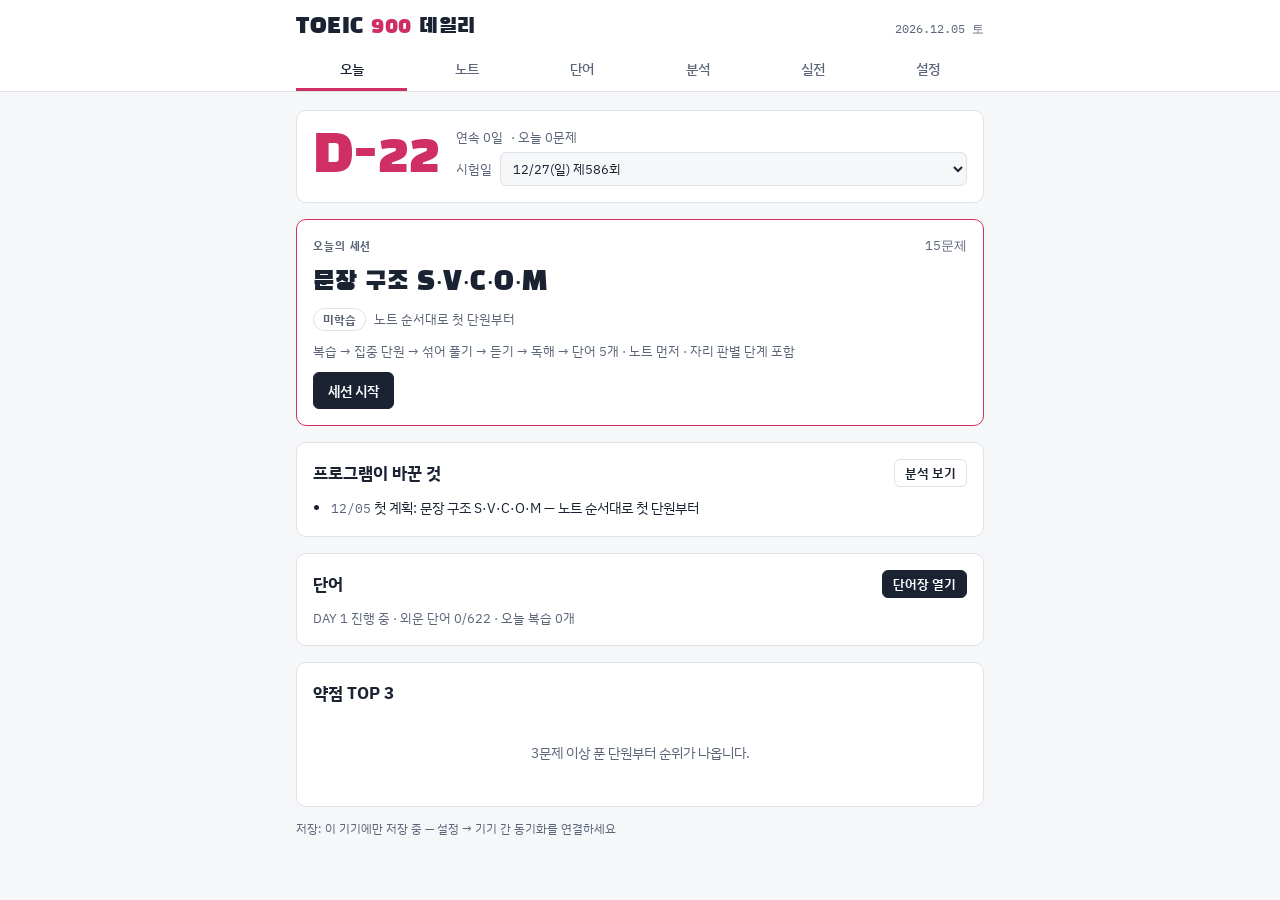
<file: index.html>
<!doctype html>
<html lang="ko">
<head>
<meta charset="utf-8">
<meta name="viewport" content="width=device-width,initial-scale=1,viewport-fit=cover">
<meta name="theme-color" content="#cf2f62">
<meta name="description" content="S·V·C·O·M 노트 기반 토익 학습 — 약점 분석과 자동 복습">
<link rel="manifest" href="manifest.webmanifest">
<link rel="icon" href="icon-192.png" type="image/png">
<link rel="apple-touch-icon" href="apple-touch-icon.png">
<meta name="apple-mobile-web-app-capable" content="yes">
<meta name="mobile-web-app-capable" content="yes">
<meta name="apple-mobile-web-app-title" content="토익900">
<meta name="apple-mobile-web-app-status-bar-style" content="default">
<style>:root{color-scheme:light;padding-top:env(safe-area-inset-top,0px);padding-bottom:env(safe-area-inset-bottom,0px)}body{margin:0;font:14px/1.5 system-ui,-apple-system,sans-serif}img{max-width:100%}[hidden]{display:none!important}</style>
</head>
<body>
<title>토익 900 데일리</title>
<meta name="claude:viewport-fit-sides" content="cover">
<link rel="preconnect" href="https://fonts.googleapis.com">
<link rel="stylesheet" href="https://fonts.googleapis.com/css2?family=Black+Han+Sans&family=IBM+Plex+Sans+KR:wght@400;500;700&family=IBM+Plex+Mono:wght@500;600&display=swap">
<style>
/* Layout: OMR answer-sheet motif — single column, sticky tab strip, bubbles as the core control */
:root{
  --paper:#f6f7f9; --card:#ffffff; --ink:#1b2333; --muted:#5b6578; --line:#dde1e8;
  --omr:#cf2f62; --omr-soft:#fbe4ec; --good:#1d8456; --good-soft:#e2f4ea; --warn:#a86a12;
  --display:"Black Han Sans","IBM Plex Sans KR",system-ui,sans-serif;
  --body:"IBM Plex Sans KR",system-ui,-apple-system,"Apple SD Gothic Neo",sans-serif;
  --mono:"IBM Plex Mono",ui-monospace,Menlo,monospace;
}
@media (prefers-color-scheme:dark){:root:not([data-theme="light"]){
  --paper:#11141b; --card:#191d26; --ink:#e6e9ef; --muted:#9ba4b4; --line:#2b313d;
  --omr:#f2709a; --omr-soft:#3b1b29; --good:#4cc38a; --good-soft:#163428; --warn:#e0a84a; color-scheme:dark}}
:root[data-theme="dark"]{
  --paper:#11141b; --card:#191d26; --ink:#e6e9ef; --muted:#9ba4b4; --line:#2b313d;
  --omr:#f2709a; --omr-soft:#3b1b29; --good:#4cc38a; --good-soft:#163428; --warn:#e0a84a; color-scheme:dark}
*{box-sizing:border-box}
[hidden]{display:none!important}
body{background:var(--paper);color:var(--ink);font-family:var(--body);font-size:15px;line-height:1.6}
body::before{content:"";position:fixed;inset:0 0 auto;height:env(safe-area-inset-top,0px);z-index:10;background:var(--card)}
.wrap{max-width:720px;margin:0 auto;padding-left:max(16px,env(safe-area-inset-left,0px));padding-right:max(16px,env(safe-area-inset-right,0px));padding-block:0 48px}
header.top{position:sticky;top:env(safe-area-inset-top,0px);z-index:5;background:var(--card);border-bottom:1px solid var(--line)}
header .inner{max-width:720px;margin:0 auto;padding-left:max(16px,env(safe-area-inset-left,0px));padding-right:max(16px,env(safe-area-inset-right,0px));padding-block:10px 0}
.brand{display:flex;align-items:baseline;justify-content:space-between;gap:8px}
.brand h1{font-family:var(--display);font-weight:400;font-size:22px;margin:0;letter-spacing:.5px}
.brand h1 span{color:var(--omr)}
.brand small{color:var(--muted);font-family:var(--mono);font-size:12px}
nav{display:flex;gap:4px;overflow-x:auto;margin-top:6px}
nav button{flex:1 0 auto;border:0;background:none;color:var(--muted);font:500 14px var(--body);padding:8px 10px 10px;border-bottom:3px solid transparent;cursor:pointer}
nav button[aria-selected="true"]{color:var(--ink);border-color:var(--omr)}
nav button:focus-visible,button:focus-visible,input:focus-visible,select:focus-visible{outline:2px solid var(--omr);outline-offset:2px}
section.view{display:grid;gap:16px;padding-top:18px}
h2{font-size:17px;margin:0;text-wrap:balance}
h3{font-size:15px;margin:0}
.lbl{font-size:11px;letter-spacing:.08em;text-transform:uppercase;color:var(--muted);font-weight:700}
.card{background:var(--card);border:1px solid var(--line);border-radius:10px;padding:16px;display:grid;gap:10px;min-width:0}
.muted{color:var(--muted)}
.mono{font-family:var(--mono);font-variant-numeric:tabular-nums}
/* D-day */
.dday{display:grid;grid-template-columns:auto 1fr;gap:16px;align-items:center}
.dday .num{font-family:var(--display);font-size:52px;line-height:1;color:var(--omr)}
.dday .meta{display:grid;gap:4px;min-width:0}
.bar{height:8px;border-radius:4px;background:var(--line);overflow:hidden}
.bar i{display:block;height:100%;background:var(--omr)}
.row{display:flex;flex-wrap:wrap;gap:8px;align-items:center}
input,select{font:inherit;color:var(--ink);background:var(--paper);border:1px solid var(--line);border-radius:6px;padding:6px 8px;min-width:0}
.btn{font:600 14px var(--body);border:1px solid var(--ink);background:var(--ink);color:var(--card);border-radius:6px;padding:8px 14px;cursor:pointer}
.btn.ghost{background:transparent;color:var(--ink);border-color:var(--line)}
.btn.small{padding:4px 10px;font-size:13px}
/* tasks */
.tasks{list-style:none;margin:0;padding:0;display:grid;gap:2px}
.task{display:grid;grid-template-columns:28px 1fr;gap:10px;padding:10px 0;border-top:1px dashed var(--line);align-items:start}
.task:first-child{border-top:0}
.task .t{min-width:0}
.task .t b{display:block;font-weight:600}
.task .t span{color:var(--muted);font-size:13.5px}
.task.done .t b{text-decoration:line-through;color:var(--muted)}
/* bubble */
.bub{width:26px;height:26px;border-radius:50%;border:1.5px solid var(--omr);background:transparent;color:var(--omr);font:600 12px var(--mono);display:grid;place-items:center;cursor:pointer;padding:0;flex:none}
.bub[aria-pressed="true"]{background:var(--omr);color:var(--card)}
.phase-pill{display:inline-block;font-size:12px;font-weight:700;color:var(--omr);background:var(--omr-soft);border-radius:99px;padding:2px 10px}
/* tables */
.tbl{overflow-x:auto}
table{border-collapse:collapse;width:100%;font-size:14px}
th,td{border-bottom:1px solid var(--line);padding:7px 8px;text-align:left;vertical-align:top}
th{font-size:12px;color:var(--muted);font-weight:700}
td.n{font-family:var(--mono);text-align:right;white-space:nowrap}
/* roadmap phases */
.phases{display:grid;gap:10px}
.ph{display:grid;grid-template-columns:44px 1fr;gap:12px;align-items:start}
.ph .w{font-family:var(--mono);font-size:12px;color:var(--muted);padding-top:2px}
.ph.now .w{color:var(--omr);font-weight:600}
.ph ul{margin:4px 0 0;padding-left:18px;color:var(--muted);font-size:14px}
/* quiz */
.seg{display:flex;gap:6px;flex-wrap:wrap}
.seg button{border:1px solid var(--line);background:var(--card);color:var(--ink);border-radius:99px;padding:6px 14px;font:500 14px var(--body);cursor:pointer}
.seg button[aria-pressed="true"]{border-color:var(--omr);color:var(--omr);background:var(--omr-soft)}
.q-stem{font-size:16px;line-height:1.65}
.blank{display:inline-block;min-width:76px;padding:0 6px;margin:0 3px;border-bottom:2px solid var(--omr);background:var(--omr-soft);border-radius:4px 4px 0 0;color:var(--omr);font:600 12px/1.7 var(--mono);text-align:center;vertical-align:baseline;cursor:pointer}
.blank.on{font:600 15px/1.5 var(--body)}
.blank.ok{color:var(--good);border-color:var(--good);background:var(--good-soft)}
.blank.ng{text-decoration:line-through}
.mq.flash-q{outline:2px solid var(--omr);outline-offset:4px;border-radius:6px}
.mstem{font-size:16px;line-height:1.9}
.choices{display:grid;gap:6px}
.choice{display:grid;grid-template-columns:30px 1fr;gap:10px;align-items:center;padding:8px 10px;border:1px solid var(--line);border-radius:8px;background:var(--card);color:var(--ink);text-align:left;font:inherit;cursor:pointer}
.choice .bub{pointer-events:none}
.choice.right{border-color:var(--good);background:var(--good-soft)}
.choice.right .bub{background:var(--good);border-color:var(--good);color:var(--card)}
.choice.wrong{border-color:var(--omr);background:var(--omr-soft)}
.choice.wrong .bub{background:var(--omr);color:var(--card)}
.explain{border-left:3px solid var(--good);padding:6px 12px;background:var(--paper);border-radius:0 6px 6px 0;font-size:14px}
.explain.bad{border-color:var(--omr)}
.tag{font-size:12px;color:var(--muted);font-family:var(--mono)}
.passage{background:var(--paper);border:1px solid var(--line);border-radius:6px;padding:12px;font-size:14px;white-space:pre-line}
/* words */
.flash{min-height:150px;display:grid;place-items:center;text-align:center;border:1.5px dashed var(--line);border-radius:10px;padding:20px;cursor:pointer;background:var(--card);color:var(--ink);font:inherit;width:100%}
.flash .en{font-size:28px;font-weight:700}
.flash .ko{font-size:18px;color:var(--omr);margin-top:6px}
.wordlist{columns:2;column-gap:20px;font-size:14px}
.wordlist div{break-inside:avoid;padding:3px 0;border-bottom:1px dotted var(--line)}
@media (max-width:420px){.wordlist{columns:1}.dday .num{font-size:44px}}
/* chart */
.chart svg{width:100%;height:auto;display:block}
.empty{color:var(--muted);font-size:14px;text-align:center;padding:12px}
.note{font-size:13px;color:var(--muted)}
.foot{font-size:12px;color:var(--muted)}
.mbar{position:fixed;left:0;right:0;bottom:0;z-index:6;background:var(--card);border-top:1px solid var(--line);padding-block:10px calc(10px + env(safe-area-inset-bottom,0px));padding-left:max(16px,env(safe-area-inset-left,0px));padding-right:max(16px,env(safe-area-inset-right,0px))}
.mbar .in{max-width:720px;margin:0 auto;display:flex;align-items:center;justify-content:space-between;gap:12px}
.clock{font:600 22px var(--mono);font-variant-numeric:tabular-nums}
.clock.over{color:var(--omr)}
.mpart{display:grid;gap:12px}
.mpart>.hd{display:flex;align-items:baseline;gap:10px;flex-wrap:wrap;padding-top:6px;border-top:2px solid var(--ink)}
.mq{display:grid;gap:8px;padding-top:10px;border-top:1px dashed var(--line)}
.mq:first-child{border-top:0;padding-top:0}
.qn{font-family:var(--mono);font-weight:600;color:var(--omr)}
.res{display:grid;grid-template-columns:auto 1fr;gap:16px;align-items:center}
.res .big{font-family:var(--display);font-size:46px;line-height:1;color:var(--omr)}
.testing{padding-bottom:90px}
.btn:disabled{opacity:.4;cursor:default}
.sscard{border:1.5px solid var(--omr)}
.sscard .big{font-family:var(--display);font-size:24px;line-height:1.2}
.steps{display:flex;flex-wrap:wrap;gap:6px}
.stp{font-size:12px;padding:2px 10px;border-radius:99px;border:1px solid var(--line);color:var(--muted)}
.stp.d{color:var(--good);border-color:var(--good)}
.stp.c{color:var(--card);background:var(--omr);border-color:var(--omr)}
.lesson{display:grid;gap:0}
.lesson .lr{display:grid;grid-template-columns:minmax(0,1fr) minmax(0,1fr);gap:12px;padding:10px 0;border-top:1px dashed var(--line)}
.lesson .lr:first-child{border-top:0}
.lesson .ex{font-family:var(--mono);font-size:13px;color:var(--omr)}
@media (max-width:480px){.lesson .lr{grid-template-columns:1fr;gap:2px}}
.sbar{display:flex;gap:4px}
.sbar i{flex:1;height:6px;border-radius:3px;background:var(--line)}
.sbar i.d{background:var(--good)}
.sbar i.c{background:var(--omr)}
@media (prefers-reduced-motion:no-preference){.bar i{transition:width .4s}}
[hidden]{display:none!important}
.btn:disabled{opacity:.4;cursor:default}
.sscard{border:1.5px solid var(--omr)}
.sscard .big{font-family:var(--display);font-size:26px;line-height:1.2}
.blank{display:inline-block;min-width:76px;padding:0 6px;margin:0 3px;border-bottom:2px solid var(--omr);background:var(--omr-soft);border-radius:4px 4px 0 0;color:var(--omr);font:600 12px/1.7 var(--mono);text-align:center}
.blank.on{font:600 15px/1.5 var(--body)}
.blank.ok{color:var(--good);border-color:var(--good);background:var(--good-soft)}
.blank.ng{text-decoration:line-through}
.lv{display:inline-block;font-size:12px;font-weight:700;border-radius:99px;padding:1px 9px;white-space:nowrap;border:1px solid var(--line);color:var(--muted)}
.lv.lv1{color:var(--omr);border-color:var(--omr);background:var(--omr-soft)}
.lv.lv2{color:var(--warn);border-color:var(--warn)}
.lv.lv3{color:var(--good);border-color:var(--good)}
.lv.lv4{color:var(--card);background:var(--good);border-color:var(--good)}
.bt i.lv0{background:var(--line)}.bt i.lv1{background:var(--omr)}.bt i.lv2{background:var(--warn)}.bt i.lv3,.bt i.lv4{background:var(--good)}
.ulist{display:grid;gap:2px}
.urow,.brow{display:grid;grid-template-columns:minmax(0,1fr) auto auto;gap:10px;align-items:center;padding:9px 4px;border:0;border-top:1px dashed var(--line);background:none;color:var(--ink);font:inherit;text-align:left;cursor:pointer;width:100%}
.urow:first-child,.brow:first-child{border-top:0}
.urow:hover,.brow:hover{background:var(--paper)}
.bars{display:grid;gap:0}
.brow{grid-template-columns:minmax(90px,38%) minmax(0,1fr) 44px}
.bn{font-size:13.5px;min-width:0}
.bt{height:10px;border-radius:5px;background:var(--paper);border:1px solid var(--line);overflow:hidden}
.bt i{display:block;height:100%}
.bv{text-align:right;font-size:13px}
.tiles{display:grid;grid-template-columns:repeat(4,minmax(0,1fr));gap:8px}
.tiles div{display:grid;gap:2px;padding:10px;background:var(--paper);border-radius:8px}
.tiles b{font-size:22px}
@media (max-width:520px){.tiles{grid-template-columns:repeat(2,minmax(0,1fr))}}
.alog{margin:0;padding-left:18px;display:grid;gap:4px;font-size:14px}
.trap{margin:4px 0 0;padding-left:18px;font-size:14px}
.sbar{display:flex;gap:3px}
.sbar i{flex:1;height:6px;border-radius:3px;background:var(--line)}
.sbar i.d{background:var(--good)}.sbar i.x{background:var(--omr)}.sbar i.c{background:var(--ink)}
.qn{font-family:var(--mono);font-weight:600;color:var(--omr)}
.tagc{font-size:11px;font-weight:700;border-radius:4px;padding:1px 6px;background:var(--paper);border:1px solid var(--line);color:var(--muted)}
.clock{font-size:14px;color:var(--muted)}
.clock.over{color:var(--omr);font-weight:600}
.slotq{display:grid;gap:8px;padding:12px;border:1.5px dashed var(--omr);border-radius:8px}
.slots{display:grid;grid-template-columns:repeat(6,minmax(0,1fr));gap:6px}
@media (max-width:480px){.slots{grid-template-columns:repeat(3,minmax(0,1fr))}}
.slotb{display:grid;gap:0;justify-items:center;padding:8px 2px;border:1.5px solid var(--omr);border-radius:8px;background:var(--card);color:var(--ink);font:inherit;cursor:pointer}
.slotb b{font:600 18px var(--mono);color:var(--omr)}
.slotb span{font-size:12px;color:var(--muted)}
.slotb:hover{background:var(--omr-soft)}
.errq{display:grid;gap:6px}
.errq .seg button{font-size:13px;padding:5px 12px}
.lesson{display:grid;gap:0}
.lesson .lr{display:grid;grid-template-columns:minmax(0,1.1fr) minmax(0,1fr);gap:12px;padding:9px 0;border-top:1px dashed var(--line)}
.lesson .lr:first-child{border-top:0}
.lesson .lr .note{font-size:13px}
.lesson .ex{font-family:var(--mono);font-size:12.5px;color:var(--omr);overflow-wrap:anywhere}
@media (max-width:480px){.lesson .lr{grid-template-columns:1fr;gap:2px}}
.nsec{display:grid;gap:4px}
.nsec h3{font-size:14px;color:var(--muted);letter-spacing:.02em;margin-top:6px}
.fix{display:grid;gap:4px;padding:10px;border:1px solid var(--warn);border-radius:8px;font-size:14px}
.fixtag{display:inline-block;font-size:11px;font-weight:700;color:var(--warn);border:1px solid var(--warn);border-radius:4px;padding:0 5px;margin-right:4px}
.fixtag.ok{color:var(--good);border-color:var(--good)}
.svcom{display:grid;grid-template-columns:repeat(5,minmax(0,1fr));gap:6px}
.svcom div{display:grid;justify-items:center;padding:10px 2px;border:1.5px solid var(--ink);border-radius:8px}
.svcom b{font:600 24px var(--mono);color:var(--omr)}
.svcom span{font-size:12px;color:var(--muted)}
.steps2{margin:0;padding-left:20px;display:grid;gap:8px}
.steps2 li{display:grid;gap:2px}
.steps2 span{font-size:14px;color:var(--muted)}
.setrow{display:flex;flex-wrap:wrap;gap:8px;align-items:center;justify-content:space-between}
textarea{font:13px var(--mono);color:var(--ink);background:var(--paper);border:1px solid var(--line);border-radius:6px;padding:8px;width:100%;min-width:0;resize:vertical}
.res{display:grid;grid-template-columns:auto 1fr;gap:16px;align-items:center}
.res .big{font-family:var(--display);font-size:46px;line-height:1;color:var(--omr)}
/* ---------- mobile ---------- */
:root{--navh:58px}
nav button svg{display:none;width:22px;height:22px;fill:none;stroke:currentColor;stroke-width:1.8;stroke-linecap:round;stroke-linejoin:round}
button,a,select,input,textarea{touch-action:manipulation;-webkit-tap-highlight-color:transparent}
.choice,.slotb,.urow,.brow,.flash{-webkit-user-select:none;user-select:none}
.actbar .in{display:flex;gap:8px;align-items:center;flex-wrap:wrap}
@media (max-width:640px){
 header.top .inner{padding-block:8px}
 .brand h1{font-size:19px}
 nav{position:fixed;left:0;right:0;bottom:0;z-index:20;margin:0;gap:0;overflow:visible;background:var(--card);border-top:1px solid var(--line);
  padding-bottom:env(safe-area-inset-bottom,0px);padding-left:env(safe-area-inset-left,0px);padding-right:env(safe-area-inset-right,0px);display:grid;grid-template-columns:repeat(5,1fr)}
 nav button{display:grid;justify-items:center;gap:2px;height:var(--navh);padding:6px 0 4px;font-size:11.5px;border-bottom:0;border-top:3px solid transparent}
 nav button svg{display:block}
 nav button[aria-selected="true"]{border-top-color:var(--omr);color:var(--omr)}
 main.wrap{padding-bottom:calc(var(--navh) + 32px + env(safe-area-inset-bottom,0px))}
 body.running nav{display:none}
 body.running main.wrap{padding-bottom:calc(96px + env(safe-area-inset-bottom,0px))}
 .actbar{position:fixed;left:0;right:0;bottom:0;z-index:21;background:var(--card);border-top:1px solid var(--line);
  padding-block:10px calc(10px + env(safe-area-inset-bottom,0px));padding-left:max(16px,env(safe-area-inset-left,0px));padding-right:max(16px,env(safe-area-inset-right,0px));box-shadow:0 -4px 16px rgba(0,0,0,.06)}
 .actbar .btn{flex:1;min-height:50px;font-size:16px}
 .mbar{bottom:calc(var(--navh) + env(safe-area-inset-bottom,0px));padding-bottom:10px}
 .testing{padding-bottom:150px}
 .btn{min-height:44px}
 .btn.small{min-height:40px;padding-inline:12px}
 .seg button{min-height:42px}
 .choice{min-height:52px;padding:10px 12px;font-size:16px}
 .bub{width:30px;height:30px}
 .q-stem{font-size:17px;line-height:1.75}
 .slotb{min-height:58px}
 .urow,.brow{min-height:46px}
 input,select,textarea{font-size:16px;min-height:44px}
 .card{padding:14px}
 .flash{min-height:180px}
 .tiles b{font-size:20px}
}
@media (max-width:640px) and (prefers-color-scheme:dark){:root:not([data-theme="light"]) .actbar{box-shadow:none}}
.dday{grid-template-columns:auto minmax(0,1fr)}
.dday .meta .row{min-width:0}
.dday select,.dday input{max-width:100%;min-width:0;flex:1 1 160px}
@media (max-width:400px){.dday{grid-template-columns:1fr;gap:8px}.dday .num{font-size:40px}}

/* ---------- 단어장 ---------- */
@media (max-width:640px){nav{grid-template-columns:repeat(6,1fr)}nav button{font-size:11px}}
.vgrid{display:grid;grid-template-columns:repeat(auto-fill,minmax(150px,1fr));gap:8px}
.vtile{display:grid;gap:3px;text-align:left;padding:10px;border:1px solid var(--line);border-radius:8px;background:var(--card);color:var(--ink);font:inherit;cursor:pointer;min-width:0}
.vtile b{font-size:14px}
.vtile.cur{border:1.5px solid var(--omr)}
.vtile.my{border-style:dashed}
.vbar{display:block;height:6px;border-radius:3px;background:var(--line);overflow:hidden}
.vbar i{display:block;height:100%;background:var(--good)}
.vlist{gap:0}
.vrow{display:grid;gap:4px;padding:12px 0;border-top:1px dashed var(--line)}
.vrow:first-child{border-top:0}
.vw{display:flex;align-items:center;gap:8px;flex-wrap:wrap}
.vw b{font-size:17px}
.vko{font-size:15px}
.hid{filter:blur(6px);cursor:pointer;-webkit-user-select:none;user-select:none}
.vpt{font-size:13.5px;color:var(--muted)}
.vex{font-size:14px;font-style:normal;color:var(--ink);opacity:.9}
.spk{width:30px;height:30px;border-radius:50%;border:1px solid var(--line);background:var(--card);color:var(--omr);font-size:11px;cursor:pointer;flex:none}
.vdot{width:9px;height:9px;border-radius:50%;background:var(--line);display:inline-block}
.vdot.b1{background:var(--omr)}.vdot.b2{background:var(--warn)}.vdot.b3,.vdot.b4,.vdot.b5{background:var(--good)}
.vform{display:grid;grid-template-columns:repeat(2,minmax(0,1fr));gap:8px}
@media (max-width:480px){.vform{grid-template-columns:1fr}}
.vflash .vpt,.vflash .vex{margin-top:8px;font-size:14px;line-height:1.5}
.vq{display:grid;gap:8px;justify-items:start}
.vbig{font-size:26px;font-weight:700}
</style>
<header class="top"><div class="inner">
  <div class="brand"><h1>TOEIC <span>900</span> 데일리</h1><small id="todayLbl" class="mono"></small></div>
  <nav role="tablist">
    <button role="tab" data-v="home" aria-selected="true"><svg viewBox="0 0 24 24" aria-hidden="true"><rect x="4" y="5" width="16" height="15" rx="2"/><path d="M4 10h16M9 3v4M15 3v4"/></svg><span>오늘</span></button>
    <button role="tab" data-v="notes" aria-selected="false"><svg viewBox="0 0 24 24" aria-hidden="true"><path d="M5 4h10a3 3 0 0 1 3 3v13H8a3 3 0 0 1-3-3z"/><path d="M5 17a3 3 0 0 1 3-3h10"/></svg><span>노트</span></button>
    <button role="tab" data-v="voca" aria-selected="false"><svg viewBox="0 0 24 24" aria-hidden="true"><rect x="3" y="6" width="13" height="14" rx="2"/><path d="M8 3h11a2 2 0 0 1 2 2v12"/></svg><span>단어</span></button>
    <button role="tab" data-v="stats" aria-selected="false"><svg viewBox="0 0 24 24" aria-hidden="true"><path d="M5 20V11M12 20V5M19 20v-6"/></svg><span>분석</span></button>
    <button role="tab" data-v="mock" aria-selected="false"><svg viewBox="0 0 24 24" aria-hidden="true"><circle cx="12" cy="13" r="7"/><path d="M12 9v4l3 2M10 3h4"/></svg><span>실전</span></button>
    <button role="tab" data-v="set" aria-selected="false"><svg viewBox="0 0 24 24" aria-hidden="true"><circle cx="12" cy="12" r="3"/><path d="M12 3v3M12 18v3M3 12h3M18 12h3M5.6 5.6l2.1 2.1M16.3 16.3l2.1 2.1M5.6 18.4l2.1-2.1M16.3 7.7l2.1-2.1"/></svg><span>설정</span></button>
  </nav>
</div></header>

<main class="wrap">
<section class="view" id="v-home"></section>
<section class="view" id="v-run" hidden></section>
<section class="view" id="v-notes" hidden></section>
<section class="view" id="v-voca" hidden></section>
<section class="view" id="v-stats" hidden></section>

<section class="view" id="v-mock" hidden>
  <div id="stratArea"></div>
  <div id="mockArea" style="display:grid;gap:16px"></div>
  <div class="card">
    <h2>기출 모의고사 점수 기록</h2>
    <form id="scoreForm" class="row">
      <input type="date" id="sDate" required>
      <input type="number" id="sLC" placeholder="LC" min="5" max="495" step="5" required style="width:84px">
      <input type="number" id="sRC" placeholder="RC" min="5" max="495" step="5" required style="width:84px">
      <button class="btn" type="submit">기록</button>
    </form>
    <p class="note" style="margin:0">기출문제집 환산표로 바꾼 점수를 입력.</p>
  </div>
  <div class="card chart"><div id="chart"></div></div>
  <div class="card"><div class="tbl"><table id="scoreTbl"></table></div></div>
</section>

<section class="view" id="v-set" hidden></section>
<p class="foot" id="syncFoot"></p>
</main>
<script>
(function(){
"use strict";
const APP_VER="2.0";
const KEY2="toeic900-v2",KEY1="toeic900-v1";
const $=s=>document.querySelector(s);
const esc=s=>String(s==null?"":s).replace(/[&<>"]/g,c=>({"&":"&amp;","<":"&lt;",">":"&gt;",'"':"&quot;"}[c]));
function iso(d){const z=new Date(d.getTime()-d.getTimezoneOffset()*60000);return z.toISOString().slice(0,10)}
function dOnly(s){const [y,m,d]=s.split("-").map(Number);return new Date(y,m-1,d)}
function addDays(s,n){const d=dOnly(s);d.setDate(d.getDate()+n);return iso(d)}
const today=new Date();today.setHours(0,0,0,0);
const TODAY=iso(today);
const L="ABCD";
function blankState(){return {v:2,updatedAt:0,created:Date.now(),exam:"2026-12-27",start:TODAY,qs:{},log:[],days:{},unk:[],wpos:0,wd:{},
 settings:{size:15,slot:"auto",speed:"auto"},plan:null,adapt:[],mocks:[],scores:[],cur:null,health:null,migrated:false,vq:{},vlog:[],myw:[]}}
function readLocal(k){try{const v=localStorage.getItem(k);return v?JSON.parse(v):null}catch(e){return null}}
let S=blankState();
let LOCAL_OK=true;
try{localStorage.setItem("__t","1");localStorage.removeItem("__t")}catch(e){LOCAL_OK=false}
const P5=[
 {s:"The marketing team will ____ the new product line at the trade show next month.",c:["introduce","introduction","introductory","introduced"],a:0,t:"품사",e:"조동사 will 뒤는 동사원형."},
 {s:"Ms. Park has worked ____ for the company for over ten years.",c:["diligent","diligence","diligently","more diligent"],a:2,t:"품사",e:"동사 worked를 꾸미는 자리 → 부사."},
 {s:"All applications must be submitted ____ Friday, November 20.",c:["by","until","within","during"],a:0,t:"어휘",e:"마감 기한(그때까지 완료) → by. until은 '계속'."},
 {s:"The shipment ____ yesterday, so the warehouse staff are unpacking it now.",c:["arrives","arrived","has arrived","will arrive"],a:1,t:"시제",e:"yesterday → 과거시제. 현재완료는 yesterday와 함께 못 씀."},
 {s:"The conference room ____ by the facilities team every Monday morning.",c:["cleans","is cleaned","cleaning","has cleaned"],a:1,t:"수동태",e:"뒤에 목적어 없음 + by 행위자 → 수동태."},
 {s:"Each of the managers ____ responsible for submitting a monthly report.",c:["are","is","were","being"],a:1,t:"수일치",e:"Each of + 복수명사 → 단수동사."},
 {s:"Customers who wish ____ a refund should contact the service desk.",c:["receive","receiving","to receive","received"],a:2,t:"준동사",e:"wish + to부정사."},
 {s:"The company decided to postpone ____ the new branch until next spring.",c:["open","to open","opening","opened"],a:2,t:"준동사",e:"postpone + 동명사."},
 {s:"The report ____ by Mr. Lee contains several useful suggestions.",c:["prepares","preparing","prepared","to prepare"],a:2,t:"분사",e:"보고서는 '작성된' 것 + by → 과거분사."},
 {s:"The engineer ____ designed the new damper will present it at the meeting.",c:["who","whom","which","whose"],a:0,t:"관계사",e:"선행사 사람 + 뒤에 동사 → 주격 who."},
 {s:"____ the weather was bad, the outdoor event went ahead as planned.",c:["Despite","Although","Because","However"],a:1,t:"접속사",e:"뒤에 주어+동사 + 양보 의미 → Although."},
 {s:"____ the heavy traffic, Mr. Kim arrived at the airport on time.",c:["Although","Even though","Despite","Unless"],a:2,t:"접속사",e:"뒤에 명사구만 → 전치사 Despite."},
 {s:"This year's sales figures are significantly ____ than last year's.",c:["high","higher","highest","highly"],a:1,t:"비교",e:"than → 비교급."},
 {s:"Ms. Choi asked the assistant to send the files to ____ by noon.",c:["she","her","hers","herself"],a:1,t:"대명사",e:"전치사 to 뒤 목적격. herself면 assistant 본인이 됨."},
 {s:"____ he known about the delay, he would have changed his flight.",c:["If","Should","Had","Were"],a:2,t:"가정법",e:"would have p.p. → 가정법 과거완료. If 생략 도치 Had + 주어 + p.p."},
 {s:"The new policy will take ____ on January 1.",c:["effect","affect","effective","effectively"],a:0,t:"어휘",e:"take effect = 시행되다."},
 {s:"Please ____ the attached document before the meeting.",c:["review","reviewing","reviews","reviewer"],a:0,t:"품사",e:"Please + 동사원형 (명령문)."},
 {s:"The training session was ____ informative that many employees asked for another one.",c:["very","so","such","too"],a:1,t:"어휘",e:"so + 형용사 + that. such는 뒤에 명사(a/an)."},
 {s:"Mr. Han is ____ for the overseas sales accounts.",c:["responsible","responsibility","responsibly","responsive"],a:0,t:"어휘",e:"be responsible for = ~을 담당하다."},
 {s:"The budget proposal must be approved ____ the finance director before it is submitted.",c:["from","by","with","at"],a:1,t:"수동태",e:"수동태 행위자 → by."},
 {s:"Neither the manager ____ the assistant was available to answer the call.",c:["or","and","nor","but"],a:2,t:"접속사",e:"neither A nor B 짝."},
 {s:"The factory has increased production ____ 20 percent since March.",c:["by","to","at","for"],a:0,t:"어휘",e:"증감의 '차이' → by + 수치."},
 {s:"Ms. Yoon is the ____ qualified candidate for the position.",c:["much","more","most","many"],a:2,t:"비교",e:"the + 최상급 most."},
 {s:"Applicants are required to submit ____ résumés along with a cover letter.",c:["they","their","them","themselves"],a:1,t:"대명사",e:"명사 résumés 앞 → 소유격."},
 {s:"The meeting has been rescheduled ____ the CEO can attend.",c:["so that","in order to","due to","because of"],a:0,t:"접속사",e:"뒤에 주어+동사 + 목적 → so that."}
];
const P2=[
 {q:"Where is the quarterly report?",c:["Yes, it was finished.","On your desk.","Every three months."],a:1,e:"Where → 장소. 의문사 의문문에 Yes/No는 오답. (C)는 quarterly 연상 함정."},
 {q:"When does the shipment arrive?",c:["By ship.","Next Tuesday.","In the warehouse."],a:1,e:"When → 시간. (A) ship 발음 반복 함정."},
 {q:"Who's in charge of the new project?",c:["Ms. Kang is.","It's charged at the counter.","A new projector."],a:0,e:"Who → 사람. charge·project 비슷한 소리 함정."},
 {q:"Why was the meeting canceled?",c:["The manager is sick.","At ten o'clock.","In Room B."],a:0,e:"Why → 이유."},
 {q:"Would you like coffee or tea?",c:["Yes, please.","Tea would be great.","I like it too."],a:1,e:"선택 의문문에 Yes/No는 대부분 오답."},
 {q:"You've sent the invoice, haven't you?",c:["I'll do it right after lunch.","A nice voice.","The price is high."],a:0,e:"아직 안 했다는 간접 응답이 정답. invoice-voice 소리 함정."},
 {q:"Can you help me move these boxes?",c:["Sure, where do they go?","The movie was good.","He's moving next week."],a:0,e:"요청 → 수락 + 되묻기. move-movie 함정."},
 {q:"How long will the repair take?",c:["About two hours.","It's too long.","A repair shop."],a:0,e:"How long → 기간."}
];
const P7={
 title:"Questions 1-3 refer to the following e-mail.",
 text:"To: Purchasing Department, Hanbit Motors\nFrom: Daniel Ortiz, Sunrise Components\nDate: 12 November\nSubject: Order #4471\n\nDear Purchasing Team,\n\nThank you for your recent order of 400 rear shock absorbers. Unfortunately, a problem at our coating facility has delayed production, and we will not be able to ship the full order on 18 November as originally planned.\n\nWe can send 250 units on the original date. The remaining 150 units will be shipped on 2 December. To make up for the inconvenience, we will cover the shipping cost for the second delivery.\n\nIf this arrangement is not acceptable, please let me know by 15 November so that we can discuss other options.\n\nSincerely,\nDaniel Ortiz",
 qs:[
  {q:"What is the main purpose of the e-mail?",c:["To confirm a price change","To report a delivery delay","To request a new order","To introduce a new product"],a:1,e:"첫 문단 Unfortunately ~ delayed → 목적 = 배송 지연 안내. 목적 문제는 첫 2문장."},
  {q:"What does Sunrise Components offer to do?",c:["Refund the full order","Pay for the second shipment","Reduce the unit price","Send extra units for free"],a:1,e:"cover the shipping cost → Pay for the second shipment (패러프레이징)."},
  {q:"By when should Hanbit Motors respond if it disagrees?",c:["12 November","15 November","18 November","2 December"],a:1,e:"let me know by 15 November. 지문 속 날짜가 모두 보기에 나오는 함정."}
 ]};
const WORDS=[["agenda","안건"],["invoice","송장, 청구서"],["itinerary","여행 일정표"],["reimburse","(경비를) 환급하다"],["quarterly","분기별의"],["merger","합병"],["shipment","배송(품)"],["warranty","품질 보증"],["inventory","재고"],["estimate","견적; 추정하다"],["deadline","마감 기한"],["revenue","수익"],["expense","비용"],["budget","예산"],["applicant","지원자"],["candidate","후보자"],["promote","승진시키다; 홍보하다"],["relocate","이전하다"],["renovate","보수하다"],["postpone","연기하다"],["confirm","확인하다"],["register","등록하다"],["attend","참석하다"],["client","고객"],["supplier","공급업체"],["vendor","판매업체"],["contract","계약(서)"],["negotiate","협상하다"],["approve","승인하다"],["submit","제출하다"],["implement","시행하다"],["procedure","절차"],["regulation","규정"],["comply with","~을 준수하다"],["mandatory","의무적인"],["eligible","자격이 있는"],["complimentary","무료의"],["defective","결함 있는"],["refund","환불"],["replacement","교체(품)"],["survey","설문 조사"],["headquarters","본사"],["branch","지점"],["subsidiary","자회사"],["facility","시설"],["equipment","장비"],["maintenance","유지 보수"],["inspection","점검"],["assemble","조립하다"],["manufacture","제조하다"],["distribute","유통하다, 배포하다"],["expand","확장하다"],["launch","출시하다"],["preliminary","예비의"],["tentative","잠정적인"],["upcoming","다가오는"],["prior to","~ 전에"],["in charge of","~을 담당하는"],["on behalf of","~을 대표하여"],["out of stock","품절인"],["reservation","예약"],["accommodate","수용하다"],["outstanding","미지불의; 뛰어난"],["revise","수정하다"],["proceed","진행하다"]];

const SESS=[
{t:"품사 자리",tag:"품사",tip:"보기 4개의 어근이 같으면 해석하지 말고 빈칸 앞뒤 2단어만 본다.",
 L:[["a / the / 소유격 + ____ (+ of) → 명사","the approval of the budget"],["be동사 뒤, 명사 앞 → 형용사","is available / a reliable supplier"],["완전한 문장 뒤, 동사 수식 → 부사","work efficiently"],["형용사·비교급 수식 → 부사","highly qualified / considerably cheaper"]],
 p5:[{s:"The ____ of the new office will take about three months.",c:["renovate","renovation","renovated","renovating"],a:1,e:"The + ____ + of → 명사."},
  {s:"Ms. Jung gave a very ____ presentation on the sales strategy.",c:["inform","information","informative","informatively"],a:2,e:"very 뒤 + 명사 presentation 앞 → 형용사."},
  {s:"The technicians completed the inspection ____.",c:["quick","quickly","quicker","quickness"],a:1,e:"주어+동사+목적어가 다 있는 문장 끝 → 부사."},
  {s:"The new model is ____ more efficient than the previous one.",c:["consider","considerable","considerably","consideration"],a:2,e:"비교급 more efficient를 꾸밈 → 부사."},
  {s:"Customer ____ is our top priority.",c:["satisfy","satisfied","satisfying","satisfaction"],a:3,e:"주어 자리 + is → 명사. customer satisfaction은 복합명사."}],
 p2:[{q:"Who will lead the training session?",c:["Mr. Ahn from HR.","It was very helpful.","In the training room."],a:0,e:"Who → 사람."},
  {q:"Where can I find the supply closet?",c:["Some paper and pens.","At the end of the hall.","Yes, it's closed."],a:1,e:"Where → 장소. closet-closed 소리 함정."},
  {q:"When will the report be ready?",c:["By Friday afternoon.","A sales report.","I read it already."],a:0,e:"When → 시점. report 반복·read 소리 함정."}],
 p7:{x:"NOTICE\n\nThe second-floor break room will be closed on Thursday, May 8, while new kitchen appliances are installed. Employees may use the break room on the fourth floor during this time. Coffee and tea will also be available in the main lobby from 8 A.M. to 11 A.M.\n\n— Facilities Management",
  qs:[{q:"Why will the break room be closed?",c:["It will be cleaned.","New appliances will be installed.","A meeting will be held there.","It will be painted."],a:1,e:"while new kitchen appliances are installed."},
   {q:"What is mentioned about the main lobby?",c:["It will be closed.","Drinks will be served there in the morning.","It is on the fourth floor.","Lunch will be provided there."],a:1,e:"Coffee and tea ~ 8 A.M. to 11 A.M. → Drinks (패러프레이징)."}]}},
{t:"시제",tag:"시제",tip:"빈칸 주변의 시간 표현을 먼저 찾는다. 시간 표현이 곧 정답 단서.",
 L:[["yesterday / last ~ / ~ ago → 과거","Sales increased last quarter."],["since / for + 기간 / recently → 현재완료","has worked here since 2019"],["next ~ / soon / upcoming → 미래","will announce next week"],["by + 미래 시점 → 미래완료","will have opened by December"],["when / if 시간·조건절 → 현재가 미래 대신","When it arrives, call me."]],
 p5:[{s:"Mr. Lee ____ for this company since 2019.",c:["works","worked","has worked","will work"],a:2,e:"since + 과거 시점 → 현재완료."},
  {s:"The marketing director ____ the new campaign at next week's meeting.",c:["announced","announces","has announced","will announce"],a:3,e:"next week → 미래."},
  {s:"When the shipment ____, please notify the warehouse manager.",c:["arrives","will arrive","arrived","arriving"],a:0,e:"시간 부사절(When)은 미래 대신 현재."},
  {s:"Sales ____ by 15 percent last quarter.",c:["increase","increased","have increased","will increase"],a:1,e:"last quarter → 과거."},
  {s:"By the end of this year, the company ____ three new branches.",c:["opens","opened","will have opened","has opened"],a:2,e:"By + 미래 시점 → 미래완료."}],
 p2:[{q:"Have you finished the budget report?",c:["Not yet, I need one more hour.","The budget is limited.","A financial report."],a:0,e:"아직이라는 응답. budget·report 반복 함정."},
  {q:"Did you attend the conference last week?",c:["No, I was on vacation.","It's in the convention center.","A tent for the event."],a:0,e:"Did ~? → 참석 여부. attend-tent 소리 함정."},
  {q:"How long have you worked here?",c:["For about five years.","It's a long way.","Here's the work schedule."],a:0,e:"How long → 기간."}],
 p7:{x:"From: Laura Kim\nTo: Sales Team\nSubject: Monthly meeting\n\nHi everyone,\n\nOur monthly sales meeting has been moved from Tuesday to Wednesday at 10 A.M. because the conference room is being used for a client visit on Tuesday. Please bring your updated sales figures for October. If you cannot attend, let me know by Monday.\n\nLaura",
  qs:[{q:"Why was the meeting moved?",c:["The manager is away.","A client is visiting on Tuesday.","The sales figures are not ready.","Tuesday is a holiday."],a:1,e:"because ~ a client visit on Tuesday."},
   {q:"What are team members asked to bring?",c:["Client contracts","Updated October sales figures","A presentation file","Their ID cards"],a:1,e:"Please bring your updated sales figures for October."}]}},
{t:"능동 vs 수동",tag:"수동태",tip:"빈칸 뒤에 목적어(명사)가 없으면 수동태부터 의심한다.",
 L:[["빈칸 뒤 목적어 없음 → be + p.p.","The report will be sent."],["빈칸 뒤 목적어 있음 → 능동","Engineers developed the system."],["감정: 사람은 p.p., 사물은 -ing","satisfied guests / a satisfying result"],["4형식 수동: be given / offered + 명사","be given a bonus"]],
 p5:[{s:"The annual report ____ to all shareholders next week.",c:["will send","will be sent","sending","has sent"],a:1,e:"보고서는 '보내지는' 것 + 뒤에 목적어 없음."},
  {s:"The guests were ____ with the quality of the service.",c:["satisfy","satisfying","satisfied","satisfaction"],a:2,e:"사람이 만족'된' 것 → p.p. be satisfied with."},
  {s:"Our engineers ____ the new suspension system last year.",c:["developed","were developed","develop","developing"],a:0,e:"뒤에 목적어 the new suspension system → 능동."},
  {s:"All staff members ____ to wear safety helmets in the factory.",c:["require","are required","requiring","have required"],a:1,e:"be required to V = ~해야 한다."},
  {s:"Employees will be ____ a bonus at the end of the year.",c:["give","gave","given","giving"],a:2,e:"be given + 명사 (4형식 수동)."}],
 p2:[{q:"Was the package delivered this morning?",c:["Yes, it's at the front desk.","A large package.","It's a nice morning."],a:0,e:"배달 여부 → 위치로 답."},
  {q:"Has the meeting room been reserved?",c:["Yes, for two o'clock.","I'd like a room with a view.","We met yesterday."],a:0,e:"예약 여부 + 시간."},
  {q:"Why was the flight delayed?",c:["Because of the snowstorm.","At gate 12.","About an hour ago."],a:0,e:"Why → 이유."}],
 p7:{x:"Hanul Auto Service Center\n\nAll vehicles brought in for repair this month will be inspected free of charge. Inspections are completed within 30 minutes. Appointments are recommended but not required. Book online through our Web site or visit us any weekday.",
  qs:[{q:"What is offered this month?",c:["A free car wash","A free inspection","A discount on tires","A free rental car"],a:1,e:"inspected free of charge."},
   {q:"What is indicated about appointments?",c:["They are required.","They can only be made by phone.","They are recommended but not necessary.","They must be made a week ahead."],a:2,e:"recommended but not required."}]}},
{t:"수 일치",tag:"수일치",tip:"주어와 동사 사이의 of구·관계절은 손으로 가리고 진짜 주어만 본다.",
 L:[["주어 + (수식어) + 동사 → 수식어 무시","The list of suppliers is ..."],["each / every / one of → 단수","Every employee receives ..."],["a number of + 복수 → 복수동사","A number of customers have ..."],["the number of + 복수 → 단수동사","The number of applicants has ..."],["관계절 동사 → 선행사에 일치","products that were damaged"]],
 p5:[{s:"The list of approved suppliers ____ updated every month.",c:["is","are","be","being"],a:0,e:"진짜 주어 The list → 단수."},
  {s:"A number of customers ____ asked about the new model.",c:["has","have","is","was"],a:1,e:"a number of = 많은 → 복수."},
  {s:"Every employee ____ a parking permit.",c:["receive","receives","receiving","have received"],a:1,e:"Every + 단수명사 → 단수동사."},
  {s:"The products that ____ damaged during shipping will be replaced.",c:["was","is","were","has been"],a:2,e:"선행사 products(복수) + during shipping(과거) → were."},
  {s:"The number of applicants ____ increased this year.",c:["have","has","are","were"],a:1,e:"the number = 수 자체 → 단수."}],
 p2:[{q:"Are the new brochures ready?",c:["They're being printed now.","A ready meal.","I read them."],a:0,e:"준비 여부 → 진행 상황."},
  {q:"Which department are you in?",c:["The accounting department.","An apartment downtown.","I'm going out."],a:0,e:"Which department → 부서명. department-apartment 소리 함정."},
  {q:"Isn't the store open on Sundays?",c:["No, only on weekdays.","I bought it there.","The door is heavy."],a:0,e:"부정의문문도 일반의문문처럼 답한다."}],
 p7:{x:"MEMO\nTo: All employees\nRe: New ID cards\n\nEach employee will receive a new ID card next week. The new cards are required to enter the building after December 1. Please visit the security office on the first floor between 9 A.M. and 5 P.M. to have your photo taken. Old cards should be returned at that time.",
  qs:[{q:"What will happen after December 1?",c:["The building will close.","New cards will be needed to enter.","The security office will move.","Photos will no longer be taken."],a:1,e:"required to enter the building after December 1."},
   {q:"What should employees return?",c:["A photo","Their old ID card","A parking permit","A signed form"],a:1,e:"Old cards should be returned."}]}},
{t:"to부정사 vs 동명사",tag:"준동사",tip:"동사별로 덩어리째 외운다. plan to V, avoid V-ing.",
 L:[["want / plan / decide / hope / agree + to V","plans to build"],["avoid / consider / finish / postpone / suggest + V-ing","suggested postponing"],["전치사 뒤 → V-ing","look forward to seeing"],["~하기 위해 → (In order) to V","To apply, send your résumé."]],
 p5:[{s:"The company plans ____ a new factory in Vietnam.",c:["build","building","to build","built"],a:2,e:"plan + to V."},
  {s:"Please avoid ____ personal calls during working hours.",c:["make","making","to make","made"],a:1,e:"avoid + V-ing."},
  {s:"We look forward to ____ you at the trade show.",c:["see","seeing","saw","be seen"],a:1,e:"look forward to의 to는 전치사 → V-ing."},
  {s:"Mr. Oh suggested ____ the meeting until Friday.",c:["postpone","to postpone","postponing","postponed"],a:2,e:"suggest + V-ing."},
  {s:"____ apply for the position, please send your résumé by e-mail.",c:["In order to","Because","So that","For"],a:0,e:"목적 + 뒤에 동사원형 → In order to."}],
 p2:[{q:"Would you like to join us for lunch?",c:["Sure, I'd love to.","I had to join.","The lunch menu."],a:0,e:"제안 → 수락."},
  {q:"Do you mind closing the window?",c:["Not at all.","It's a nice view.","Yes, it's closed."],a:0,e:"Do you mind ~? → Not at all = 괜찮아요(해줄게요)."},
  {q:"What are you planning to do this weekend?",c:["Visit my parents.","It's a good plan.","Last weekend."],a:0,e:"What ~ do → 활동. plan 반복 함정."}],
 p7:{x:"Mina Choi (10:02 A.M.): Hi Jason, are you still at the warehouse?\nJason Park (10:04 A.M.): Yes. I'm checking the stock for the Daegu order.\nMina Choi (10:05 A.M.): Great. Could you also count the rear dampers? The client wants 40 more.\nJason Park (10:07 A.M.): Sure. I'll send you the numbers before lunch.",
  qs:[{q:"Where is Mr. Park?",c:["At the office","At the warehouse","In Daegu","At a client's shop"],a:1,e:"are you still at the warehouse? — Yes."},
   {q:"What will Mr. Park most likely do next?",c:["Leave for lunch","Count the rear dampers","Call the client","Drive to Daegu"],a:1,e:"Could you also count ~? — Sure."}]}},
{t:"분사",tag:"분사",tip:"꾸밈받는 명사가 '하는' 쪽이면 -ing, '당하는' 쪽이면 p.p.",
 L:[["명사가 하면 -ing / 당하면 p.p.","a growing market / attached files"],["감정: 사물 -ing, 사람 p.p.","encouraging results / interested staff"],["명사 뒤에서 꾸밈","employees interested in ..."],["분사구문: 문장 앞 p.p. / -ing","Created by a designer, the logo ..."]],
 p5:[{s:"Please review the ____ documents before signing the contract.",c:["attach","attaching","attached","attachment"],a:2,e:"서류는 '첨부된' 것 → p.p."},
  {s:"The sales figures were very ____ to the board members.",c:["encourage","encouraged","encouraging","encouragement"],a:2,e:"수치(사물)가 힘을 주는 것 → -ing."},
  {s:"Employees ____ in the workshop should register by Friday.",c:["interest","interested","interesting","interests"],a:1,e:"사람이 관심을 '갖게 된' → p.p."},
  {s:"The company has a ____ number of overseas clients.",c:["grow","growing","grown","growth"],a:1,e:"수가 스스로 늘어나는 중 → -ing."},
  {s:"____ by a local designer, the new logo has been well received.",c:["Create","Creating","Created","Creation"],a:2,e:"로고는 '만들어진' 것 → p.p. 분사구문."}],
 p2:[{q:"Who's the man standing by the door?",c:["He's our new manager.","It's standing room only.","Yes, by the door."],a:0,e:"Who → 사람. 의문사에 Yes 불가."},
  {q:"Have you read the attached file?",c:["I'll do it after lunch.","A file cabinet.","It was attached to the wall."],a:0,e:"아직 → 나중에 하겠다는 간접 응답."},
  {q:"How was the training workshop?",c:["It was really informative.","At ten o'clock.","A car workshop."],a:0,e:"How was ~? → 소감."}],
 p7:{x:"Attention Customers\n\nDue to the increasing number of orders, deliveries to the Ulsan area may take one or two extra days this month. Orders placed before 2 P.M. will still be shipped on the same day. We appreciate your understanding.",
  qs:[{q:"What is the purpose of the notice?",c:["To announce a sale","To explain possible delivery delays","To introduce a new product","To change store hours"],a:1,e:"deliveries may take one or two extra days."},
   {q:"What is true about orders placed before 2 P.M.?",c:["They are free.","They are shipped the same day.","They are canceled.","They arrive the next morning."],a:1,e:"will still be shipped on the same day."}]}},
{t:"관계사",tag:"관계사",tip:"선행사(사람/사물)와 빈칸 뒤 구조(동사/주어+동사/명사)를 같이 본다.",
 L:[["사람 + ____ + 동사 → who","the customer who called"],["사물 + ____ + 동사 → which / that","the model which was introduced"],["____ + 명사 → whose","the manager whose team won"],["선행사 없음 → what (= the thing that)","What the client needs is ..."],["콤마 뒤 → which (that 불가)","The office, which is downtown, ..."]],
 p5:[{s:"The customer ____ called this morning wants a refund.",c:["who","which","whose","what"],a:0,e:"사람 + 뒤에 동사 → who."},
  {s:"This is the model ____ was introduced at the auto show.",c:["who","whose","which","what"],a:2,e:"사물 + 뒤에 동사 → which."},
  {s:"Ms. Han is the manager ____ team won the sales award.",c:["who","whom","which","whose"],a:3,e:"뒤에 명사 team → 소유격 whose."},
  {s:"____ the client needs is a faster delivery service.",c:["That","What","Which","Who"],a:1,e:"선행사 없음 + 주어 역할 → What."},
  {s:"The new office, ____ is located downtown, will open in May.",c:["that","which","what","who"],a:1,e:"콤마 뒤에는 that을 못 쓴다 → which."}],
 p2:[{q:"Which printer should I use?",c:["The one next to the window.","Yes, print it.","About 50 pages."],a:0,e:"Which → the one으로 답하는 경우가 많다."},
  {q:"Whose jacket is this?",c:["I think it's Daniel's.","It's a nice color.","In the closet."],a:0,e:"Whose → 소유자."},
  {q:"Do you know who's in charge of the event?",c:["Ms. Ryu, I believe.","It was free of charge.","Next Saturday."],a:0,e:"간접의문문 → 의문사(who)에 답한다. charge 반복 함정."}],
 p7:{x:"Job Opening: Overseas Sales Coordinator\n\nWe are looking for a candidate who has at least two years of experience in international sales. Applicants whose English is fluent are preferred. Duties include contacting overseas buyers and preparing export documents. To apply, send your résumé to the HR department by November 30.",
  qs:[{q:"What is a requirement for the position?",c:["A business degree","Two years of international sales experience","A driver's license","Experience living abroad"],a:1,e:"at least two years of experience in international sales."},
   {q:"What is one of the duties?",c:["Designing products","Preparing export documents","Repairing vehicles","Training new staff"],a:1,e:"Duties include ~ preparing export documents."}]}},
{t:"접속사 vs 전치사",tag:"접속사",tip:"빈칸 뒤에 주어+동사가 있으면 접속사, 명사구만 있으면 전치사.",
 L:[["뒤에 절 → although / because / while / once / unless","Although the price is high, ..."],["뒤에 명사 → despite / because of / due to / during","due to the heavy rain"],["짝: both A and B / either A or B / neither A nor B","not only A but also B"],["however는 접속사 아님 (문장을 못 잇는다)","..., however, ..."]],
 p5:[{s:"____ the price is high, the product sells well.",c:["Despite","Although","Because of","During"],a:1,e:"뒤에 절 + 양보 → Although."},
  {s:"The event was canceled ____ the heavy rain.",c:["because","although","due to","while"],a:2,e:"뒤에 명사구 + 이유 → due to."},
  {s:"Please do not use the elevator ____ the inspection.",c:["while","during","when","as"],a:1,e:"뒤에 명사 → 전치사 during."},
  {s:"The package will be shipped ____ the payment is confirmed.",c:["once","during","despite","upon"],a:0,e:"뒤에 절 + '~하자마자' → once."},
  {s:"The seminar is open to not only employees ____ their families.",c:["and","or","but also","nor"],a:2,e:"not only A but also B."}],
 p2:[{q:"Why didn't you come to the party?",c:["I had to work late.","It was a great party.","At the hotel."],a:0,e:"Why → 이유 (Because 없이 답하는 경우 많음)."},
  {q:"Should we go by bus or by subway?",c:["The subway is faster.","Yes, we should.","I took a bus tour."],a:0,e:"선택 의문문 → 하나 선택."},
  {q:"Aren't you going to the seminar?",c:["No, I have a client meeting.","It's on the third floor.","A seminar room."],a:0,e:"부정의문문 → 참석 여부 + 이유."}],
 p7:{x:"Dear Mr. Brown,\n\nThank you for your inquiry about our rear shock absorbers. Although the model you requested is currently out of stock, we expect new stock to arrive on November 20. If you place an order now, we can ship it as soon as the stock arrives. Alternatively, a similar model is available for immediate delivery.\n\nBest regards,\nSujin Lee",
  qs:[{q:"What problem does Ms. Lee mention?",c:["A price increase","An item is out of stock","A wrong address","A damaged product"],a:1,e:"currently out of stock."},
   {q:"What does Ms. Lee offer as an alternative?",c:["A discount","A similar model that can be sent now","A full refund","Free installation"],a:1,e:"Alternatively, a similar model is available for immediate delivery."}]}},
{t:"비교",tag:"비교",tip:"than이 보이면 비교급, the + ~ of/in이면 최상급, as ~ as면 원급.",
 L:[["than → 비교급","larger than the old one"],["the + 최상급 + of / in","the most popular in our store"],["as + 원급 + as","as quiet as the previous one"],["비교급 강조: much / even / far / still (very X)","much higher than expected"],["the 비교급, the 비교급","The earlier you book, the cheaper ..."]],
 p5:[{s:"The new warehouse is ____ than the old one.",c:["large","larger","largest","largely"],a:1,e:"than → 비교급."},
  {s:"This is the ____ popular product in our online store.",c:["more","much","most","many"],a:2,e:"the + 최상급 + in."},
  {s:"The new model is ____ quiet as the previous one.",c:["as","more","so","very"],a:0,e:"as + 원급 + as."},
  {s:"Online sales were ____ higher than expected.",c:["very","much","many","more"],a:1,e:"비교급 강조 much. very는 비교급을 못 꾸민다."},
  {s:"The ____ you book, the cheaper the ticket will be.",c:["early","earlier","earliest","more early"],a:1,e:"the 비교급, the 비교급."}],
 p2:[{q:"Which hotel is closer to the airport?",c:["The Grand Hotel.","I'll close it.","A flight to Busan."],a:0,e:"Which → 선택. close 소리 함정."},
  {q:"Is this the cheapest option?",c:["Yes, it's on sale this week.","An option menu.","He's choosing now."],a:0,e:"Yes + 추가 정보."},
  {q:"How far is the factory from here?",c:["About 20 minutes by car.","It's a fair price.","Since last year."],a:0,e:"How far → 거리·소요 시간. far-fair 소리 함정."}],
 p7:{x:"Model Comparison — Rear Dampers\n\nStandard: 2-year warranty, 89,000 won\nPremium: 3-year warranty, 129,000 won, adjustable height\nSport: 3-year warranty, 149,000 won, adjustable height and stiffness\n\n* Free installation for orders over 120,000 won.",
  qs:[{q:"Which model has the shortest warranty?",c:["Standard","Premium","Sport","All are the same."],a:0,e:"Standard만 2년."},
   {q:"Which models come with free installation?",c:["Standard only","Premium and Sport","Sport only","All models"],a:1,e:"120,000원 초과 → Premium(129,000)과 Sport(149,000). 표+각주 연계 문제."}]}},
{t:"대명사",tag:"대명사",tip:"빈칸 뒤가 명사면 소유격, 동사·전치사 뒤면 목적격, 주어 자신이면 재귀.",
 L:[["명사 앞 → 소유격","her assistant / their résumés"],["동사·전치사 뒤 → 목적격","send us the list"],["by + 재귀대명사 = 혼자서","finished it by himself"],["those who = ~하는 사람들","Those who wish to attend ..."],["둘 중 나머지 하나 → the other","one in Seoul and the other in Busan"]],
 p5:[{s:"Mr. Kang finished the report by ____.",c:["he","his","him","himself"],a:3,e:"by oneself = 혼자서."},
  {s:"Please send ____ the updated price list.",c:["we","our","us","ours"],a:2,e:"동사 send 뒤 → 목적격."},
  {s:"____ who wish to attend the seminar must register online.",c:["Those","These","They","Them"],a:0,e:"Those who = ~하는 사람들."},
  {s:"The company opened two branches: one in Seoul and ____ in Busan.",c:["another","other","the other","others"],a:2,e:"둘 중 나머지 하나 → the other."},
  {s:"Ms. Lee and ____ assistant will visit the client tomorrow.",c:["she","her","hers","herself"],a:1,e:"명사 assistant 앞 → 소유격."}],
 p2:[{q:"Is this your laptop or Mr. Cho's?",c:["It's his.","I like it a lot.","On the desk."],a:0,e:"선택 의문문 → 하나 선택."},
  {q:"Can you show me how to use this machine?",c:["Sure, it's very simple.","I'll use the stairs.","The machine is new."],a:0,e:"요청 → 수락."},
  {q:"Who's going to pick up the clients?",c:["I'll do it myself.","They picked a date.","From the airport."],a:0,e:"Who → 사람(I). pick 반복 함정."}],
 p7:{x:"Customer Review ★★★★☆\n\nI bought these shock absorbers for my van and had them installed at a local shop. The ride is much smoother now, especially on rough roads. The only problem was that delivery took a week longer than I expected. Still, I would recommend them to others.\n— Posted by D. Moon",
  qs:[{q:"What is Mr. Moon satisfied with?",c:["The price","The ride comfort","The delivery speed","The installation cost"],a:1,e:"The ride is much smoother now."},
   {q:"What problem does he mention?",c:["Noise while driving","Late delivery","The wrong size","Rude staff"],a:1,e:"delivery took a week longer than I expected."}]}},
{t:"가정법·도치",tag:"가정법",tip:"Should + 주어 + 동사원형, ~ please ... 는 토익에 가장 자주 나오는 도치.",
 L:[["Should + 주어 + V, (명령문) = 혹시 ~하면","Should you have questions, call us."],["If + 과거, would + V → 현재 반대","If we had more staff, we could ..."],["If + had p.p., would have p.p. → 과거 반대","we would have completed ..."],["Had + 주어 + p.p. = If 주어 had p.p.","Had I known, I would have ..."]],
 p5:[{s:"____ you have any questions, please contact our customer service team.",c:["Should","Would","Had","Were"],a:0,e:"Should + 주어 + 동사원형 (= If ~ should)."},
  {s:"If we ____ more staff, we could finish the project faster.",c:["have","had","will have","having"],a:1,e:"could + V → 가정법 과거 → If + 과거."},
  {s:"If the shipment had arrived on time, we ____ the order.",c:["will complete","completed","would have completed","complete"],a:2,e:"If + had p.p. → would have p.p."},
  {s:"____ I known about the sale, I would have bought two.",c:["If","Had","Should","Were"],a:1,e:"If 생략 도치: Had + 주어 + p.p."},
  {s:"____ the item be damaged, it will be replaced free of charge.",c:["If","Should","Had","Were"],a:1,e:"뒤에 be(원형) → Should 도치."}],
 p2:[{q:"Why don't you ask Ms. Yoon for help?",c:["Good idea, I'll call her.","She's from Busan.","Yes, I helped her."],a:0,e:"Why don't you = 제안 → 수락."},
  {q:"Could you send me the file again?",c:["Of course, right away.","It's in the file cabinet.","I'll send it to them."],a:0,e:"요청 → 수락."},
  {q:"What if the client doesn't agree?",c:["Then we'll offer a discount.","The client list.","I agree with you."],a:0,e:"What if ~? → 대안 제시. agree 반복 함정."}],
 p7:{x:"Return Policy\n\nShould you be unsatisfied with your purchase, you may return it within 30 days for a full refund. Items must be unused and in their original packaging. Should an item arrive damaged, please contact us within 7 days, and we will send a replacement at no cost.",
  qs:[{q:"How long do customers have to return an unwanted item?",c:["7 days","14 days","30 days","60 days"],a:2,e:"return it within 30 days."},
   {q:"What should customers do if an item arrives damaged?",c:["Return it within 30 days","Contact the company within 7 days","Repackage it themselves","Visit a store"],a:1,e:"please contact us within 7 days. 숫자 2개가 나오는 함정."}]}},
{t:"어휘·콜로케이션",tag:"어휘",tip:"단어 하나보다 짝(덩어리)으로 외운다. comply with, take effect.",
 L:[["comply with / be responsible for","comply with the regulations"],["be eligible for = ~ 자격이 있다","eligible for the bonus"],["in advance = 미리","two days in advance"],["take effect = 시행되다","will take effect next January"],["on time(정각에) / in time(늦지 않게)","left exactly on time"]],
 p5:[{s:"Employees must comply ____ the new safety regulations.",c:["to","for","with","at"],a:2,e:"comply with."},
  {s:"Only full-time staff are ____ for the annual bonus.",c:["eligible","possible","capable","able"],a:0,e:"be eligible for."},
  {s:"Please book the meeting room at least two days in ____.",c:["front","advance","ahead","before"],a:1,e:"in advance = 미리."},
  {s:"The new tax law will take ____ next January.",c:["place","effect","part","care"],a:1,e:"take effect = 시행되다. take place = 열리다."},
  {s:"The train left exactly ____ time.",c:["in","at","on","by"],a:2,e:"exactly on time = 정각에."}],
 p2:[{q:"When is the deadline for the proposal?",c:["This Friday at noon.","It's a dead end.","A business proposal."],a:0,e:"When → 시점."},
  {q:"Who's responsible for ordering supplies?",c:["That would be Tom.","Yes, I'm responsible.","Office supplies."],a:0,e:"Who → 사람. 의문사에 Yes 불가."},
  {q:"Are we eligible for the discount?",c:["Only if we order 100 units.","It's not legible.","The discount store."],a:0,e:"조건부 응답. eligible-legible 소리 함정."}],
 p7:{x:"Office Relocation\n\nOur Seoul office will relocate to the Gangnam Tower on January 15. All mail sent after January 10 should be addressed to the new location. Our phone numbers will remain the same. Visitors are asked to check in at the lobby reception desk on the first floor.",
  qs:[{q:"What will happen on January 15?",c:["The office will move.","The phone numbers will change.","Mail delivery will stop.","The office will close."],a:0,e:"will relocate ~ on January 15."},
   {q:"What will NOT change?",c:["The mailing address","The phone numbers","The building","The office location"],a:1,e:"phone numbers will remain the same. NOT 문제는 지문과 보기를 하나씩 대조."}]}}
];
WORDS.push(["acquire","인수하다"],["allocate","할당하다"],["anticipate","예상하다"],["brochure","안내 책자"],["commute","통근하다"],["compensate","보상하다"],["consecutive","연속적인"],["delegate","위임하다"],["dispatch","발송하다"],["durable","내구성 있는"],["enclose","동봉하다"],["endorse","지지하다"],["exceed","초과하다"],["expire","만료되다"],["feasible","실현 가능한"],["fluctuate","변동하다"],["forward","전달하다"],["incentive","장려금"],["install","설치하다"],["itemized","항목별로 된"],["lease","임대하다"],["liability","책임"],["merchandise","상품"],["notify","통지하다"],["obtain","얻다"],["overtime","초과 근무"],["patron","고객, 후원자"],["payroll","급여 대장"],["personnel","인사부; 직원"],["prospective","장래의, 잠재적인"],["quota","할당량"],["receipt","영수증"],["recipient","수령인"],["remit","송금하다"],["retail","소매"],["wholesale","도매"],["retain","유지하다"],["routine","일상적인"],["specification","사양"],["stationery","문구류"],["streamline","간소화하다"],["tenant","세입자"],["terminate","종료하다"],["transit","운송"],["turnout","참석자 수"],["unanimous","만장일치의"],["utility","공공요금"],["vacancy","공석"],["venue","장소"],["verify","확인하다"],["waive","면제하다"],["withdraw","인출하다"],["yield","산출하다"],["adjacent","인접한"],["deduct","공제하다"]);
/* ===== 단원 노트 (사용자 노트 기반 · 오류 수정 표시) ===== */
const GROUPS=[["Section 1 문장 패턴","주어·동사·목적어·보어·수식어"],["Section 2 동사구","동사 형태·수일치·태·시제·가정법"],["Section 3 준동사구","to부정사·동명사·분사"],["Section 4 품사","명사·대명사·형용사·부사·전치사"],["Section 5 접속사와 절","등위·상관접속사·관계절·부사절·명사절"],["Section 6 특수 구문","비교·병치·도치"],["Vocabulary 어휘","짝 표현·유사 의미어 (단어 탭과 연결)"]];
const SLOTS=[["S","주어"],["V","동사"],["O","목적어"],["C","보어"],["M","수식어"],["J","연결어"]];
const UNITS=[
{id:"u0",g:0,n:"문장 구조 S·V·C·O·M",
 sec:[{h:"5가지 자리",rows:[["S 주어","~은/는. 명사·대명사·동명사·to부정사·명사절이 들어감","The manager approved it."],["V 동사","~하다. 문장마다 반드시 1개 (접속사가 있으면 1개 더)","The shipment arrived."],["O 목적어","~을/를. 타동사 뒤. 명사 계열","review the proposal"],["C 보어","주어·목적어를 설명. be/become/seem/remain 뒤, 5형식 목적어 뒤. 명사 또는 형용사","seems enthusiastic / keep it clean"],["M 수식어","없어도 문장이 성립. 부사·전치사구·분사구·관계절·부사절","arrived safely / in the morning"]]},
  {h:"문장 5형식",rows:[["1형식 S+V","자동사. 목적어 없음","Prices rose."],["2형식 S+V+C","be·become·seem·remain + 형용사/명사","She became the manager."],["3형식 S+V+O","타동사 + 목적어","We discussed the issue."],["4형식 S+V+O+O","give·send·offer + 사람 + 물건","send us the list"],["5형식 S+V+O+C","make·keep·find·consider + O + 형용사/명사","found it useful"]]}],
 exam:"빈칸 문제를 보면 동사(V)부터 찾는다 → 빈칸이 V 앞이면 S, 타동사 뒤면 O, be/seem 뒤면 C, 문장이 이미 완전하면 M.",
 trap:["문장이 이미 완전한데 명사·형용사를 고르는 실수 → M 자리는 부사","5형식(make/keep/find + O + ____) 빈칸은 부사가 아니라 형용사"],fix:[]},
{id:"u1",g:0,n:"자동사·타동사",
 sec:[{h:"구분",rows:[["자동사","목적어를 바로 못 받음 → 전치사 필요. 수동태 불가","arrive at, respond to, wait for"],["타동사","목적어를 바로 받음. 전치사 붙이면 오답","discuss the issue (discuss about X)"]]},
  {h:"자동사 TOP10 (노트) + 짝 전치사",rows:[["go / come","go to, come from","go to the office"],["arrive","arrive at(장소) / in(도시)","arrive at the hotel"],["rise / fall","오르다 / 떨어지다 (raise·fell은 타동사)","Sales rose 10%."],["work","work for(회사) / on(일)","work on a project"],["happen","일어나다 (수동 불가: was happened X)","An error happened."],["talk","talk to/with(사람), about(주제)","talk to the client"],["respond","respond to","respond to an e-mail"],["wait","wait for","wait for the bus"]]},
  {h:"헷갈리는 짝",rows:[["rise(자) ↔ raise(타)","rise-rose-risen / raise-raised-raised","raise prices"],["reply to(자) ↔ answer(타)","같은 뜻, 구조가 다름","answer the call"],["arrive at(자) ↔ reach(타)","reach는 전치사 없이","reach the station"]]}],
 exam:"보기에 비슷한 뜻의 동사가 섞여 있으면 빈칸 뒤를 본다 → 전치사가 있으면 자동사, 명사가 바로 오면 타동사.",
 trap:["discuss about / mention about / reach at → 모두 오답","happen·occur·rise는 수동태 불가 (was happened X)"],fix:[]},
{id:"u2",g:0,n:"동사 형태·수 일치",
 sec:[{h:"동사의 5가지 형태 (노트)",rows:[["기본 do","조동사·명령문(Please) 뒤","will introduce / Please review"],["과거 did","과거 시점","submitted yesterday"],["단수 does","3인칭 단수 현재","The list is / Every employee receives"],["과거분사 done","have p.p.(완료) / be p.p.(수동)","has finished / was sent"],["현재분사 doing","be -ing(진행)","is meeting"]]},
  {h:"수 일치",rows:[["주어와 동사 사이 수식어는 지운다","of구·관계절·분사구","The list (of suppliers) is"],["each / every / one of → 단수","","Each of the managers is"],["a number of + 복수 → 복수","많은","A number of customers have"],["the number of → 단수","~의 수","The number of applicants has"],["관계절 동사 → 선행사에 맞춤","","products that were damaged"]]},
  {h:"동사 자리에 못 오는 것",rows:[["to V, V-ing 단독, 명사, 형용사","문장에 진짜 동사가 없으면 빈칸이 동사","Ms. Kim signed (signing X) the contract."]]}],
 exam:"보기가 같은 동사의 여러 형태면 ① 수 일치 → ② 능동/수동 → ③ 시제 순서로 지운다.",
 trap:["Each/Every 뒤 복수동사 고르기","주어 바로 앞 명사(of 뒤)에 동사를 맞추는 실수"],fix:[]},
{id:"u3",g:0,n:"능동태·수동태",
 sec:[{h:"판별",rows:[["빈칸 뒤에 목적어 있음 → 능동","3형식 기준","Engineers developed the system."],["빈칸 뒤에 목적어 없음 → 수동 be p.p.","by + 행위자가 자주 따라옴","The room is cleaned by the staff."],["4형식 수동","be given/offered/sent + 명사","be given a bonus"],["5형식 수동","be asked/required/expected + to V","are required to wear"],["감정동사","사람은 p.p., 사물은 -ing","satisfied guests / a satisfying result"]]}],
 exam:"수동태 문제 = 빈칸 뒤 명사 유무만 확인. 단, 4형식(give)·5형식(require ~ to)은 수동인데도 뒤에 뭔가 온다.",
 trap:["자동사(happen, arrive)를 수동으로 고르기","be required to V를 능동 require로 고르기"],fix:[]},
{id:"u4",g:0,n:"시제",
 sec:[{h:"시간 단서 → 시제",rows:[["yesterday / last ~ / ~ ago","과거","increased last quarter"],["since + 시점 / for + 기간 / recently","현재완료 have p.p.","has worked since 2019"],["next ~ / soon / upcoming / tomorrow","미래 will","will announce next week"],["by + 미래 시점","미래완료 will have p.p.","will have opened by December"],["과거보다 더 이전","과거완료 had p.p.","had managed before she moved"],["currently / now / at the moment","현재진행 be -ing","is currently meeting"]]},
  {h:"규칙",rows:[["시간·조건 부사절(when, if, once, before, until)","미래 대신 현재","When it arrives, call me."]]}],
 exam:"보기가 시제만 다르면 문장 속 시간 표현에 동그라미 → 표의 짝으로 바로 고른다.",
 trap:["when/if 절 안에 will 고르기","yesterday와 현재완료 같이 쓰기"],fix:[]},
{id:"u5",g:1,n:"명사",
 sec:[{h:"명사 접미사 (노트 + 추가)",rows:[["-tion -sion -ment -ence/-ance -ness -ty -ship","사물·개념","installation, approval"],["-er -or -ee -ant -ist","사람","employee, applicant, consultant"],["함정: -al로 끝나는 명사","approval, proposal, arrival, renewal, rental","written approval"],["함정: -ive로 끝나는 명사","representative, initiative, alternative, objective","a sales representative"]]},
  {h:"명사 자리",rows:[["주어 S","동사 앞","Installation will begin."],["목적어 O","타동사 뒤","review the proposal"],["보어 C","be 뒤 (사람·직책)","She is the new representative."],["전치사 뒤","전치사의 목적어","for more information"],["관사·소유격·형용사 뒤","a / the / their / written + ____","the ____ of"]]},
  {h:"가산 vs 불가산",rows:[["가산명사","단수면 a/an 필수, 복수면 -s/-es","a discount / many complaints"],["가산 예 (노트)","employee, discount, refund, price, account, requirement, month",""],["불가산명사","a/an도 -s도 못 붙음. 단수동사","information was / equipment is"],["불가산 예 (노트+추가)","access, information, knowledge, attendance, advice, housing, equipment, furniture, merchandise, baggage",""]]},
  {h:"동사와 모양이 같은 명사 (노트)",rows:[["love, work, help, account, fire, oil, visit, review, change, access, request, impact, feature, offer, increase, decrease, place","자리로 판단: 관사·형용사 뒤면 명사","an increase in sales / a request for"]]}],
 exam:"관사(a/the)·소유격·형용사 뒤 + 동사·전치사 앞 빈칸 → 명사. a가 있으면 단수 가산, 없고 many면 복수.",
 trap:["informations, equipments → 불가산은 -s 불가","approval·proposal을 형용사로 착각","사람 명사(applicant) vs 개념 명사(application) 의미 구분"],
 fix:[["가산 a or an / 불가산 s or es","가산명사가 a/an(단수) 또는 -s/-es(복수)를 붙인다. 불가산명사는 둘 다 못 붙인다."],["명사 = 동사 자리 빼고 모든 자리","명사는 S·O·C·전치사 뒤 자리. M(수식어) 자리는 부사·전치사구 몫이라 명사 단독으로는 못 들어간다."]]},
{id:"u6",g:1,n:"대명사",
 sec:[{h:"인칭대명사 격",rows:[["주격 (S 자리)","I you he she it we they","They approved it."],["소유격 (명사 앞)","my your his her its our their","their résumés"],["목적격 (동사·전치사 뒤)","me you him her it us them","send us / to her"],["소유대명사 (= 소유격+명사)","mine yours his hers ours theirs","It's his."],["재귀대명사","주어=목적어 / by oneself(혼자)","finished it by himself"]]},
  {h:"부정대명사 (노트)",rows:[["one","같은 종류 중 하나","the one next to the window"],["another","또 다른 하나 (+단수)","another meeting"],["the other","둘 중 나머지 하나","one in Seoul and the other in Busan"],["others / the others","다른 사람들 / 나머지 전부","while others prefer"],["some / any","긍정문 some, 부정·의문·if any","any questions"]]},
  {h:"자주 나오는 형태",rows:[["those who","~하는 사람들","Those who wish to attend"],["that / those of","앞 명사 반복 대신","than that of last year"]]}],
 exam:"빈칸 뒤가 명사 → 소유격, 동사·전치사 뒤 → 목적격, 동사 앞 → 주격, 주어와 같은 사람 → 재귀.",
 trap:["by him (X) → by himself (혼자서)","the other(둘 중 하나) vs another(여럿 중 또 하나)"],fix:[]},
{id:"u7",g:1,n:"형용사",
 sec:[{h:"형용사 접미사 (노트 + 추가)",rows:[["-able -ible -al -ive -ful -ous -less -y -ic","","reliable, useful, informative"],["-ent -ant -ary -ory","","confident, significant, necessary"],["함정: -ly로 끝나는 형용사","costly, timely, friendly, likely, orderly","timely updates"]]},
  {h:"형용사 자리",rows:[["명사 앞","관사 + ____ + 명사","a reliable supplier"],["보어 C (2형식)","be/become/seem/remain + ____","seems enthusiastic"],["목적격 보어 (5형식)","make/keep/find/consider + O + ____","found it easy"],["It is + ____ + that/to","가주어 구문","It is necessary that ..."]]},
  {h:"형용사 가족 (노트) = 명사를 뒤에서 꾸미는 덩어리",rows:[["형용사구","형용사 + 전치사구","a room full of boxes"],["전명구","전치사 + 명사","the man in the lobby"],["분사구","-ing / p.p. + ...","the report prepared by Mr. Lee"],["to부정사","to V","the right to apply"],["형용사절","관계대명사절","the client who called"]]}],
 exam:"관사와 명사 사이, be/seem 뒤, 5형식 목적어 뒤 빈칸 → 형용사.",
 trap:["timely·costly를 부사로 착각","5형식 make it ____ 에 부사 고르기"],
 fix:[["형용사 = 명사만 수식","명사 수식 + 보어(C) 자리까지. be/seem 뒤나 make O ____ 자리도 형용사 자리다."]]},
{id:"u8",g:1,n:"부사",
 sec:[{h:"부사 자리 (명사 빼고 다 꾸밈)",rows:[["완전한 문장 뒤","S+V(+O) 끝","completed it quickly"],["동사 앞 / be·조동사 뒤","","will soon announce / is currently"],["have와 p.p. 사이","","has recently reopened"],["형용사·분사 앞","","highly qualified"],["비교급 앞 강조","much/even/far","much higher"]]},
  {h:"자주 나오는 부사 (노트)",rows:[["방법","efficiently, effectively, carefully, properly, clearly, directly, courteously",""],["변화 크기","gradually, dramatically, sharply","rose sharply"],["시간","now, just, soon, already, still, ago, today, yesterday, tomorrow",""],["빈도","never, always, often",""]]},
  {h:"-ly 붙으면 뜻이 바뀌는 부사 (노트)",rows:[["high 높이 → highly 매우","","highly recommended"],["close 가까이 → closely 면밀히","","examine closely"],["hard 열심히 → hardly 거의 ~않다","","hardly any"],["late 늦게 → lately 최근에","","have lately been"],["near 가까이 → nearly 거의","","nearly 50%"]]}],
 exam:"빈칸을 지워도 문장이 완전하면 부사 자리. 단, 5형식 보어 자리는 형용사.",
 trap:["hardly·nearly를 원래 뜻(어렵게/가깝게)으로 해석","already(긍정)와 yet(부정·의문) 혼동"],fix:[]},
{id:"u9",g:2,n:"전치사",
 sec:[{h:"전치사 뒤에 오는 것 (노트)",rows:[["명사","at the station","with a hammer"],["대명사 (목적격)","for me, beside her","without them"],["동명사","for helping me","instead of buying"],["명사절","on how you think","about what he said"]]},
  {h:"시간 in / on / at (노트)",rows:[["in = 긴 시간","월·계절·연도·오전/오후","in July, in winter, in the morning"],["on = 하루","요일·날짜","on Monday, on May 5"],["at = 짧은 시간(시각)","시각·정오·밤","at 7:00, at noon"]]},
  {h:"기간·기한",rows:[["for + 숫자 기간","얼마 동안","for two hours"],["during + 기간·사건 명사","~ 동안에","during the meeting"],["by = 기한","그때까지 한 번 완료","submit by Friday"],["until = 지속","그때까지 계속","open until 8 P.M."],["within = 범위","~ 이내에","within 30 days"]]},
  {h:"빈출 전치사",rows:[["prior to / ahead of","~ 전에","prior to the meeting"],["regarding / concerning","~에 관하여",""],["despite / in spite of","~에도 불구하고 (+명사)",""],["upon + 명사/V-ing","~하자마자","upon arrival"],["throughout","~ 내내, 곳곳에",""]]}],
 exam:"보기가 전치사만 다르면 뒤의 명사 종류(시각/날짜/기간/사건)로 고른다. 뒤에 주어+동사가 있으면 전치사는 오답.",
 trap:["by(완료) vs until(계속)","during + 숫자 X (for two hours)","while(접속사) vs during(전치사)"],
 fix:[["within = 지속(반복적)","within은 지속이 아니라 '~ 이내에'(범위). within 30 days = 30일 안에. 계속은 until."]]},
{id:"u10",g:2,n:"접속사",
 sec:[{h:"등위접속사 (노트)",rows:[["and / or / but / yet","단어·구·절을 같은 형태로 연결",""],["so / for","절과 절만 연결 (so=그래서, for=왜냐하면)","It rained, so we stayed."]]},
  {h:"상관접속사 (짝으로 외움)",rows:[["both A and B","A와 B 둘 다",""],["either A or B","A 또는 B",""],["neither A nor B","A도 B도 아닌",""],["not only A but (also) B","A뿐 아니라 B도",""],["B as well as A","A뿐 아니라 B도",""]]},
  {h:"같은 뜻, 다른 품사 (시험 핵심)",rows:[["though / although (접속사)","~이긴 하지만 + 주어+동사","Although the price is high, ..."],["despite / in spite of (전치사)","~에도 불구하고 + 명사","Despite the rain, ..."],["however (접속부사)","그렇지만. 두 문장을 직접 못 이음",". However, ..."],["therefore (접속부사)","그러므로. 두 문장을 직접 못 이음",". Therefore, ..."],["because (접속사) / because of, due to (전치사)","이유",""],["while (접속사) / during (전치사)","~ 동안",""]]},
  {h:"부사절 접속사",rows:[["once","~하자마자","once the payment is confirmed"],["unless","~하지 않으면",""],["so that","~하도록 (목적)",""],["in case","~할 경우에 대비해",""]]}],
 exam:"빈칸 뒤가 주어+동사 → 접속사 / 명사(구)만 → 전치사 / 쉼표 뒤 단독 연결어 → 접속부사.",
 trap:["Despite + 주어+동사 → 오답","however를 접속사처럼 두 절 사이에 넣기","neither ~ or (X) → neither ~ nor"],
 fix:[["therefore = 그러므로(so) / however = 그렇지만(but)","뜻은 맞지만 품사가 다르다. so·but은 접속사라 두 문장을 이을 수 있고, therefore·however는 접속부사라 못 잇는다."]]},
{id:"u11",g:2,n:"명사절",
 sec:[{h:"명사절 = 문장이 통째로 명사 자리(S·O·C)에 들어간 것 (노트)",rows:[["주어 자리","What he said is true.",""],["목적어 자리","I know that she is busy.",""],["보어 자리","The problem is that we are late.",""]]},
  {h:"명사절 접속사",rows:[["that","~라는 것. 뒤 완전한 문장","said that the shipment would arrive"],["if / whether","~인지. 뒤 완전. if는 주어 자리·전치사 뒤·to V 앞 불가","decide whether to hire"],["how / why / when / where","뒤 완전한 문장","how we can reduce costs"],["who / what / which / whom","뒤 불완전 (주어·목적어 빠짐)","What the client wants is ..."],["whose + 명사","뒤에 반드시 명사가 붙음","whose idea it was"]]}],
 exam:"뒤 문장이 완전하면 that/whether/how 계열, 주어나 목적어가 빠져 있으면 what/who.",
 trap:["what vs that: 뒤가 완전하면 that, 불완전하면 what","if to V (X) → whether to V"],
 fix:[["whose도 불완전한 문장 앞","whose는 항상 뒤에 명사를 데리고 온다(whose + 명사). '불완전'보다 '명사 붙임'으로 기억하는 게 안전하다."]]},
{id:"u12",g:2,n:"관계사 (형용사절)",
 sec:[{h:"관계대명사 = 앞 명사를 꾸미는 문장 (노트)",rows:[["주격 who/which/that + 동사","뒤에 주어가 빠짐","the customer who called"],["목적격 whom/which/that + 주어+동사","뒤에 목적어가 빠짐","the supplier which we ordered from"],["소유격 whose + 명사","뒤에 명사","the manager whose team won"],["사람 who / 사물 which / 둘 다 that","콤마 뒤와 전치사 뒤에는 that 불가",""],["what","선행사 없음 (= the thing that)","What we need is ..."]]},
  {h:"관계부사 (노트) = 뒤가 완전한 문장",rows:[["where","장소 선행사","the factory where dampers are produced"],["when","시간 선행사","the day when we met"],["why","the reason why",""],["how","방법 (the way와 같이 쓰지 않음)",""],["관계부사 = 전치사 + which","where = in which",""]]}],
 exam:"선행사(사람/사물/장소/시간)와 빈칸 뒤 구조(주어 빠짐/목적어 빠짐/명사/완전)를 같이 본다.",
 trap:["콤마 뒤 that","장소 선행사라고 무조건 where → 뒤가 불완전하면 which"],fix:[]},
{id:"u13",g:3,n:"비교 구문",
 sec:[{h:"3가지 비교 (노트)",rows:[["원급","as + 원급 + as","as quiet as"],["비교급","-er / more ~ than","larger than"],["최상급","the -est / most ~ of / in","the most popular in the store"]]},
  {h:"강조와 특수 형태",rows:[["비교급 강조","much / even / far / still / a lot (very X)","much higher"],["최상급 강조","by far / the very","by far the best"],["the 비교급, the 비교급","~할수록 더 ~하다","The earlier, the cheaper"],["than 대신 to","superior to, prior to, senior to",""]]}],
 exam:"than → 비교급, the ~ of/in → 최상급, as ~ as → 원급. 강조 부사 자리에 very가 보이면 지운다.",
 trap:["very + 비교급","more + -er 이중 비교 (more cheaper X)"],fix:[]},
{id:"u14",g:3,n:"준동사",
 sec:[{h:"준동사 = 동사 모양이지만 동사 자리에 못 옴 (노트)",rows:[["to부정사","명사(~하는 것)·형용사(~할)·부사(~하기 위해)","plans to build / to apply, send ..."],["동명사 V-ing","명사 역할. 전치사 뒤에 옴","look forward to seeing"],["분사 -ing / p.p.","형용사 역할. 하면 -ing, 당하면 p.p.","a growing market / attached files"]]},
  {h:"동사별 목적어 (짝으로 외움)",rows:[["+ to V","want, plan, decide, hope, agree, expect, wish, fail, offer",""],["+ V-ing","avoid, consider, finish, postpone, suggest, recommend, mind",""],["전치사 to + V-ing","look forward to, be committed to, be dedicated to","committed to providing"]]},
  {h:"감정 분사",rows:[["사물 → -ing","encouraging results, interesting report",""],["사람 → p.p.","interested staff, satisfied guests",""]]}],
 exam:"보기에 to V / V-ing / p.p.가 섞이면 ① 앞 동사 짝 ② 전치사 뒤인지 ③ 꾸밈받는 명사가 하는지/당하는지 확인.",
 trap:["look forward to + 동사원형","attached(첨부된)를 attaching으로"],fix:[]},
{id:"u15",g:4,n:"어휘·숙어",
 sec:[{h:"짝으로 나오는 표현",rows:[["comply with","준수하다",""],["be responsible for","담당하다",""],["be eligible for","자격이 있다",""],["take effect","시행되다 (take place = 열리다)",""],["in advance","미리",""],["on time / in time","정각에 / 늦지 않게",""],["so + 형용사 + that","너무 ~해서 ~하다 (such + a + 명사)",""],["increase by + 수치","~만큼 증가",""]]}],
 exam:"뜻이 비슷한 단어 4개 → 빈칸 앞뒤 단어와 짝이 맞는 것부터. 모르면 10초 안에 찍고 넘어간다.",
 trap:["take place / take effect","so / such"],fix:[]},
{id:"u16",g:4,n:"가정법",
 sec:[{h:"공식",rows:[["Should + 주어 + V, 명령문","혹시 ~하면 (토익 최다)","Should you have questions, call us."],["If + 과거, would + V","현재 반대",""],["If + had p.p., would have p.p.","과거 반대",""],["Had + 주어 + p.p.","If 생략 도치",""]]}],
 exam:"주절에 would have p.p. → Had / 빈칸 뒤 동사원형 + 명령문 → Should.",trap:["If 자리에 Had·Should 구분"],fix:[]},
{id:"u17",g:5,n:"병치·도치",
 sec:[{h:"병치 = and·or·but 앞뒤는 같은 모양",rows:[["등위접속사 앞뒤 품사·형태 일치","명사-명사, 형용사-형용사, 동사원형-동사원형","fast and reliable"],["상관접속사도 A·B 형태 일치","both A and B / not only A but also B / either A or B","both quickly and accurately"],["비교 대상 일치","than 뒤에 that of / those of로 같은 대상 비교","higher than that of last year"]]},
  {h:"도치 = 강조어가 맨 앞에 오면 어순이 바뀜",rows:[["부정어가 맨 앞 → 조동사 + 주어","Never / Rarely / Hardly / Seldom","Rarely does the office close early."],["Only + 부사(구·절)가 맨 앞 → 조동사 + 주어","Only after ~ did/was/can + 주어","Only after the meeting did he call."],["보어가 맨 앞 → be동사 + 주어","Attached / Enclosed / Included is(are) + 주어","Enclosed is a copy of the invoice."],["So / Neither + 조동사 + 주어","나도 그렇다 / 나도 아니다","So does Ms. Kim."]]}],
 exam:"빈칸 앞뒤에 and·or·but이 있으면 반대편 단어의 품사·형태를 그대로 따른다. 문장 맨 앞이 Never·Rarely·Only·Enclosed면 뒤 어순(조동사·be + 주어)을 확인한다.",
 trap:["and 뒤를 앞과 다른 품사로 고르기","Enclosed is/are는 뒤에 오는 진짜 주어에 수 일치","도치 문장에서 주어 수(단수/복수)로 does/do, was/were 결정"],fix:[]}
];

/* RC 기본서 Section 순서로 정렬 (단원 id는 유지) */
const RC_ORDER=["u0","u1","u2","u3","u4","u16","u14","u5","u6","u7","u8","u9","u10","u12","u11","u13","u17","u15"];
const RC_G={u0:0,u1:0,u2:1,u3:1,u4:1,u16:1,u14:2,u5:3,u6:3,u7:3,u8:3,u9:3,u10:4,u12:4,u11:4,u13:5,u17:5,u15:6};
UNITS.sort((a,b)=>RC_ORDER.indexOf(a.id)-RC_ORDER.indexOf(b.id));
UNITS.forEach(u=>{u.g=RC_G[u.id]});

/* 자리 태그: 기존 문제 */
const SLOT_OLD={a0:"V",a1:"M",a2:"J",a3:"V",a4:"V",a5:"V",a6:"O",a7:"O",a8:"M",a9:"J",a10:"J",a11:"J",a12:"C",a13:"O",a14:"J",a15:"O",a16:"V",a17:"M",a18:"C",a19:"J",a20:"J",a21:"J",a22:"M",a23:"M",a24:"J",
"s0-0":"S","s0-1":"M","s0-2":"M","s0-3":"M","s0-4":"S","s1-0":"V","s1-1":"V","s1-2":"V","s1-3":"V","s1-4":"V","s2-0":"V","s2-1":"V","s2-2":"V","s2-3":"V","s2-4":"V","s3-0":"V","s3-1":"V","s3-2":"V","s3-3":"V","s3-4":"V",
"s4-0":"O","s4-1":"O","s4-2":"O","s4-3":"O","s4-4":"M","s5-0":"M","s5-1":"C","s5-2":"M","s5-3":"M","s5-4":"M","s6-0":"J","s6-1":"J","s6-2":"J","s6-3":"J","s6-4":"J","s7-0":"J","s7-1":"J","s7-2":"J","s7-3":"J","s7-4":"J",
"s8-0":"C","s8-1":"M","s8-2":"M","s8-3":"M","s8-4":"M","s9-0":"O","s9-1":"O","s9-2":"S","s9-3":"O","s9-4":"M","s10-0":"J","s10-1":"V","s10-2":"V","s10-3":"J","s10-4":"J","s11-0":"J","s11-1":"C","s11-2":"O","s11-3":"O","s11-4":"J"};
const TAG_UNIT={"시제":"u4","수동태":"u3","수일치":"u2","준동사":"u14","분사":"u14","관계사":"u12","접속사":"u10","비교":"u13","대명사":"u6","가정법":"u16","어휘":"u15"};
const UNIT_OVR={a0:"u2",a1:"u8",a16:"u2",a2:"u9",a21:"u9","s0-0":"u5","s0-1":"u7","s0-2":"u8","s0-3":"u8","s0-4":"u5","s11-4":"u9"};

/* 새 문제 (노트 단원용) */
const NEWQ=[
{id:"n0-1",u:"u0",r:"S",s:"The ____ for the position must submit three references.",c:["applicant","apply","applied","applicable"],a:0,e:"동사 must submit 앞 = 주어 자리 + The 뒤 → 명사(사람)."},
{id:"n0-2",u:"u0",r:"V",s:"Ms. Kim ____ the contract after reviewing it carefully.",c:["sign","signed","signing","to sign"],a:1,e:"문장에 동사가 없음 → 빈칸이 V. signing·to sign은 동사 자리 불가."},
{id:"n0-3",u:"u0",r:"C",s:"The board considered the proposal ____.",c:["accept","acceptable","acceptably","acceptance"],a:1,e:"consider + O + C (5형식) → 목적격 보어 형용사."},
{id:"n0-4",u:"u0",r:"C",s:"The new manager seems very ____ about the project.",c:["enthusiasm","enthusiastic","enthusiastically","enthuse"],a:1,e:"seem 뒤 보어 자리 → 형용사."},
{id:"n0-5",u:"u0",r:"O",s:"Our team reviewed the ____ before the meeting.",c:["propose","proposal","proposed","proposing"],a:1,e:"타동사 reviewed의 목적어 + the 뒤 → 명사. -al 명사 주의."},
{id:"n0-6",u:"u0",r:"M",s:"The shipment arrived ____ despite the bad weather.",c:["safe","safely","safety","safer"],a:1,e:"주어 + 자동사로 문장 완성 → 남은 자리는 수식어(부사)."},
{id:"n0-7",u:"u0",r:"C",s:"The director made the instructions ____ to all employees.",c:["clear","clearly","clarity","clearness"],a:0,e:"make + O + C → 형용사."},
{id:"n0-8",u:"u0",r:"S",s:"____ of the new software will begin next Monday.",c:["Install","Installation","Installed","Installs"],a:1,e:"동사 will begin 앞 주어 + of 앞 → 명사."},
{id:"n1-1",u:"u1",r:"V",s:"The number of online orders has ____ sharply this year.",c:["risen","raised","rising","rose"],a:0,e:"뒤에 목적어 없음 → 자동사 rise의 p.p. risen. raise는 타동사."},
{id:"n1-2",u:"u1",r:"V",s:"Please ____ to the customer's e-mail by the end of the day.",c:["respond","answer","reply to","contact"],a:0,e:"뒤에 to → 자동사 respond. answer·contact는 타동사라 to 없이 목적어."},
{id:"n1-3",u:"u1",r:"V",s:"The guests will ____ at the hotel around 6 P.M.",c:["reach","arrive","approach","visit"],a:1,e:"뒤에 at → 자동사 arrive. reach·visit·approach는 타동사."},
{id:"n1-4",u:"u1",r:"V",s:"The accident ____ while the machine was being repaired.",c:["happened","was happened","caused","was occurred"],a:0,e:"happen·occur는 자동사 → 수동태 불가."},
{id:"n1-5",u:"u1",r:"V",s:"Mr. Park will ____ the clients about the new pricing policy.",c:["talk","speak","inform","explain"],a:2,e:"뒤에 사람 목적어 + about → inform A about B. talk·speak는 자동사, explain은 사람을 목적어로 안 받음."},
{id:"n1-6",u:"u1",r:"V",s:"We need to ____ the issue at the next meeting.",c:["discuss","discuss about","talk","respond"],a:0,e:"discuss는 타동사 → about 없이 목적어. discuss about은 오답 단골."},
{id:"n1-7",u:"u1",r:"V",s:"Applicants must ____ for the interview in the lobby.",c:["wait","await","expect","attend"],a:0,e:"뒤에 for → 자동사 wait. await·expect·attend는 타동사."},
{id:"n1-8",u:"u1",r:"V",s:"Profits ____ by 10 percent in the third quarter.",c:["fell","fallen","felled","were fallen"],a:0,e:"자동사 fall의 과거 fell. felled는 '쓰러뜨렸다'(타동사). 자동사는 수동 불가."},
{id:"n4-1",u:"u4",r:"V",s:"Ms. Han ____ the sales department for three years before she moved to Seoul.",c:["manages","has managed","had managed","will manage"],a:2,e:"과거(moved)보다 더 이전 → 과거완료 had p.p."},
{id:"n4-2",u:"u4",r:"V",s:"The CEO is currently ____ with the overseas investors.",c:["meet","meets","meeting","met"],a:2,e:"currently + is → 현재진행 be -ing."},
{id:"n5-1",u:"u5",r:"O",s:"We received many ____ about the delivery delay.",c:["complain","complaints","complained","complaining"],a:1,e:"many + 복수 가산명사."},
{id:"n5-2",u:"u5",r:"O",s:"Please contact the front desk for more ____.",c:["inform","information","informations","informative"],a:1,e:"전치사 뒤 명사. information은 불가산 → -s 불가."},
{id:"n5-3",u:"u5",r:"O",s:"The company offers a ____ on bulk orders.",c:["discount","discounts","discounted","discounting"],a:0,e:"a + 단수 가산명사. discount는 동사와 모양이 같은 명사."},
{id:"n5-4",u:"u5",r:"C",s:"Ms. Ryu is the new ____ for the Busan branch.",c:["represent","representative","representation","represented"],a:1,e:"the new + 명사(사람). -ive로 끝나지만 명사(대표, 직원)."},
{id:"n5-5",u:"u5",r:"S",s:"All new ____ must attend the orientation session.",c:["employ","employees","employment","employed"],a:1,e:"All new + 복수 사람 명사 주어. employment는 '고용'(개념)."},
{id:"n5-6",u:"u5",r:"O",s:"Visitors need written ____ to enter the laboratory.",c:["approve","approval","approved","approving"],a:1,e:"형용사 written 뒤 명사 자리. -al 명사."},
{id:"n5-7",u:"u5",r:"S",s:"All the new office ____ was delivered on Monday.",c:["equipment","equipments","equip","equipped"],a:0,e:"equipment는 불가산 → -s 불가, 단수동사 was."},
{id:"n6-1",u:"u6",r:"S",s:"Some employees prefer to work in the morning, while ____ prefer the afternoon.",c:["another","the other","others","other"],a:2,e:"막연한 다른 사람들 → others. 동사 prefer(복수) 주어."},
{id:"n7-1",u:"u7",r:"M",s:"The hotel offers ____ shuttle service to the airport.",c:["complimentary","compliment","complimenting","complimentarily"],a:0,e:"명사 shuttle service 앞 → 형용사 (무료의)."},
{id:"n7-2",u:"u7",r:"C",s:"The new design is more ____ than the previous one.",c:["attract","attraction","attractive","attractively"],a:2,e:"be 뒤 보어 + more ~ than → 형용사."},
{id:"n7-3",u:"u7",r:"M",s:"Mr. Lee always provides ____ updates on the project.",c:["time","timely","timing","timed"],a:1,e:"명사 updates 앞 형용사. timely는 -ly지만 형용사(시기적절한)."},
{id:"n7-4",u:"u7",r:"C",s:"The staff found the new software very ____ to use.",c:["ease","easy","easily","easiness"],a:1,e:"find + O + C → 형용사."},
{id:"n7-5",u:"u7",r:"M",s:"Only ____ candidates will be invited to the second interview.",c:["qualify","qualified","qualification","qualifies"],a:1,e:"명사 candidates 앞 형용사. 자격을 '갖춘' → qualified."},
{id:"n7-6",u:"u7",r:"M",s:"The report contains ____ information about the market.",c:["use","useful","usefully","usefulness"],a:1,e:"명사 information 앞 → 형용사."},
{id:"n7-7",u:"u7",r:"C",s:"It is ____ that all staff complete the training by Friday.",c:["necessity","necessary","necessarily","necessitate"],a:1,e:"It is + 형용사 + that (가주어)."},
{id:"n8-1",u:"u8",r:"M",s:"Sales of the new model have increased ____ since March.",c:["dramatic","dramatically","drama","dramatize"],a:1,e:"자동사 increased 뒤, 문장 완성 → 부사."},
{id:"n8-2",u:"u8",r:"M",s:"The candidate is ____ recommended by her former manager.",c:["high","highly","higher","height"],a:1,e:"highly = 매우. 과거분사 recommended 수식."},
{id:"n8-3",u:"u8",r:"M",s:"The technicians examined the damaged part ____.",c:["close","closely","closer","closure"],a:1,e:"완전한 문장 끝 부사. closely = 면밀히."},
{id:"n8-4",u:"u8",r:"M",s:"The museum has ____ reopened after renovations.",c:["recent","recently","recentness","more recent"],a:1,e:"have와 p.p. 사이 → 부사."},
{id:"n8-5",u:"u8",r:"M",s:"There were ____ any complaints about the new policy.",c:["hard","hardly","harder","hardness"],a:1,e:"hardly any = 거의 없는."},
{id:"n9-1",u:"u9",r:"J",s:"The store will be closed ____ Monday, December 25.",c:["in","on","at","by"],a:1,e:"요일·날짜 → on."},
{id:"n9-2",u:"u9",r:"J",s:"The training session begins ____ 9:30 A.M.",c:["in","on","at","during"],a:2,e:"시각 → at."},
{id:"n9-3",u:"u9",r:"J",s:"Please submit the expense report ____ Friday.",c:["by","until","within","for"],a:0,e:"제출 = 한 번 완료 → by."},
{id:"n9-4",u:"u9",r:"J",s:"The office will remain open ____ 8 P.M. this week.",c:["by","until","within","at"],a:1,e:"remain open = 계속 → until."},
{id:"n9-5",u:"u9",r:"J",s:"Customers can return items ____ 30 days of purchase.",c:["within","during","until","by"],a:0,e:"within + 기간 = ~ 이내에."},
{id:"n9-6",u:"u9",r:"J",s:"No calls will be accepted ____ the meeting.",c:["for","during","while","within"],a:1,e:"사건 명사 the meeting → during. while은 접속사."},
{id:"n9-7",u:"u9",r:"J",s:"The system was down ____ two hours this morning.",c:["during","for","within","by"],a:1,e:"숫자 기간 → for."},
{id:"n11-1",u:"u11",r:"J",s:"Mr. Choi said ____ the shipment would arrive on Tuesday.",c:["that","what","which","whom"],a:0,e:"뒤 완전한 문장 + said의 목적어 → that."},
{id:"n11-2",u:"u11",r:"J",s:"____ the client wants is a lower price.",c:["That","What","Whether","If"],a:1,e:"뒤 불완전(wants의 목적어 없음) + 주어 자리 → What."},
{id:"n11-3",u:"u11",r:"J",s:"We have not decided ____ to hire more staff.",c:["that","whether","if","what"],a:1,e:"whether + to V 가능, if + to V 불가."},
{id:"n11-4",u:"u11",r:"J",s:"The manager asked ____ the report had been completed.",c:["that","whether","what","who"],a:1,e:"ask + ~인지 → whether. 뒤 완전."},
{id:"n11-5",u:"u11",r:"J",s:"Please let me know ____ you will arrive at the airport.",c:["when","what","which","that"],a:0,e:"뒤 완전 + 시점 → when."},
{id:"n11-6",u:"u11",r:"J",s:"____ will lead the project has not been announced yet.",c:["Who","Whom","That","Whether"],a:0,e:"뒤 주어 빠짐 + 사람 → Who."},
{id:"n11-7",u:"u11",r:"J",s:"The survey shows ____ customers prefer online shopping.",c:["that","what","which","whose"],a:0,e:"뒤 완전 → that."},
{id:"n11-8",u:"u11",r:"J",s:"We discussed ____ we could reduce shipping costs.",c:["how","what","which","whom"],a:0,e:"뒤 완전 + 방법 → how."},
{id:"n12-1",u:"u12",r:"J",s:"This is the factory ____ our new dampers are produced.",c:["which","where","what","whose"],a:1,e:"뒤 완전(수동문) + 장소 선행사 → where."},
{id:"n12-2",u:"u12",r:"J",s:"The supplier ____ we ordered the parts from has moved to a new address.",c:["who","whom","which","whose"],a:2,e:"선행사 회사(사물) + from의 목적어가 빠짐 → which."},
{id:"n17-1",u:"u17",r:"C",s:"The new software is fast and ____.",c:["rely","reliable","reliably","reliability"],a:1,e:"and 앞이 형용사 fast → 같은 형용사 (병치)."},
{id:"n17-2",u:"u17",r:"V",s:"Staff are asked to review the report and ____ any errors.",c:["correct","correcting","corrected","correction"],a:0,e:"to review and (to) correct → 동사원형 병치."},
{id:"n17-3",u:"u17",r:"M",s:"The manager spoke both clearly and ____.",c:["confident","confidence","confidently","confide"],a:2,e:"both A and B: clearly(부사)와 같은 부사."},
{id:"n17-4",u:"u17",r:"V",s:"Rarely ____ the factory stop production during the holidays.",c:["do","does","is","has"],a:1,e:"부정어 Rarely 문두 → 조동사 + 주어 도치. 주어 the factory 단수 + 뒤 동사원형 stop → does."},
{id:"n17-5",u:"u17",r:"C",s:"____ is a copy of the revised contract.",c:["Enclose","Enclosing","Enclosed","Enclosure"],a:2,e:"보어 도치: Enclosed is + 주어 (= A copy ~ is enclosed)."},
{id:"n17-6",u:"u17",r:"V",s:"Only after the inspection was finished ____ the workers allowed to enter.",c:["was","were","did","had"],a:1,e:"Only after ~ 문두 → 도치. 주어 the workers 복수 + 수동(allowed) → were."}
];
/* ===== 단어장: 토익 빈출 주제 30일 구성 (자체 제작) =====
   항목: [단어, 품사, 뜻, 출제포인트, 예문, 예문 해석, 유의어] */
const VOCA=[
{d:1,t:"채용·구직",w:[
["applicant","n","지원자","applicant(사람) ↔ application(지원서) 구분","Each applicant must submit two references.","각 지원자는 추천서 2부를 제출해야 한다.","candidate"],
["qualified","adj","자격을 갖춘","be qualified for ~ / qualification 자격 요건","We are looking for qualified engineers.","자격을 갖춘 엔지니어를 찾고 있다.","eligible"],
["requirement","n","요건, 필요조건","meet the requirements 요건을 충족하다","Candidates must meet all the requirements.","지원자는 모든 요건을 충족해야 한다.","condition"],
["position","n","직책, 일자리","apply for a position 직책에 지원하다","She applied for the manager position.","그녀는 관리자 직책에 지원했다.","post"],
["experience","n","경험","experience in ~ / experienced 숙련된","Two years of sales experience is required.","2년의 영업 경력이 필요하다.","background"],
["résumé","n","이력서","submit a résumé","Please attach your résumé to the e-mail.","이메일에 이력서를 첨부해 주세요.","CV"],
["reference","n","추천서; 참고","letter of reference / with reference to ~에 관하여","Please provide two professional references.","업무 관련 추천서 2부를 제출해 주세요.","recommendation"],
["interview","n","면접","interviewer 면접관 / interviewee 면접자","Interviews will be held next Tuesday.","면접은 다음 주 화요일에 열린다.",""],
["hire","v","고용하다","hire A as B A를 B로 고용하다","The firm plans to hire 20 new staff.","회사는 신입 직원 20명을 고용할 계획이다.","employ"],
["recruit","v","모집하다","recruitment 채용 / recruiter 채용 담당자","We are recruiting sales representatives.","영업 직원을 모집하고 있다.","hire"],
["candidate","n","후보자","the ideal candidate 이상적인 후보자","The ideal candidate will speak English fluently.","이상적인 후보자는 영어를 유창하게 할 것이다.","applicant"],
["eligible","adj","자격이 있는","be eligible for N / be eligible to V","Only full-time employees are eligible for the bonus.","정규직 직원만 보너스를 받을 자격이 있다.","entitled"],
["apply","v","지원하다; 적용하다","apply for 지원 / apply to 적용","To apply, visit our Web site.","지원하려면 웹사이트를 방문하세요.",""],
["expertise","n","전문 지식","expertise in ~ ~에 대한 전문 지식","Her expertise in marketing impressed the panel.","그녀의 마케팅 전문 지식이 심사단에게 깊은 인상을 남겼다.","knowledge"],
["proficiency","n","능숙함","proficiency in ~ / proficient 능숙한","Proficiency in Korean is preferred.","한국어 능통자 우대.","skill"],
["preferred","adj","우대되는","~ is preferred ~ 우대","A degree in engineering is preferred.","공학 학위 소지자 우대.","favored"],
["deadline","n","마감 기한","meet the deadline / by the deadline","The application deadline is May 30.","지원 마감일은 5월 30일이다.","due date"],
["probation","n","수습 기간","probationary period 수습 기간","New hires work under a three-month probation.","신입 직원은 3개월 수습 기간을 거친다.","trial period"],
["personnel","n","인사부; 직원","personnel department / 형용사 personal과 구분","Contact the personnel department for details.","자세한 내용은 인사부에 문의하세요.","staff"],
["offer","n","제안","job offer / offer A B A에게 B를 제안하다","He accepted the job offer last week.","그는 지난주 일자리 제안을 수락했다.","proposal"]]},
{d:2,t:"규칙·법률",w:[
["comply","v","준수하다","comply with (자동사 + with)","All staff must comply with safety rules.","모든 직원은 안전 규칙을 준수해야 한다.","follow"],
["regulation","n","규정","safety regulations 안전 규정","New regulations take effect in July.","새 규정이 7월에 시행된다.","rule"],
["policy","n","정책, 방침","company policy / return policy 반품 정책","Our refund policy is posted online.","환불 정책은 온라인에 게시되어 있다.","guideline"],
["mandatory","adj","의무적인","mandatory training ↔ optional","Attendance at the workshop is mandatory.","워크숍 참석은 의무이다.","required"],
["prohibit","v","금지하다","prohibit A from V-ing","Smoking is prohibited in the building.","건물 내 흡연은 금지되어 있다.","ban"],
["permit","n","허가증","parking permit / permit A to V","Visitors need a permit to park here.","방문객은 여기에 주차하려면 허가증이 필요하다.","license"],
["authorize","v","권한을 주다","be authorized to V / authorization 승인","Only managers are authorized to approve refunds.","관리자만 환불을 승인할 권한이 있다.","allow"],
["violate","v","위반하다","violation 위반","Employees who violate the policy will be warned.","정책을 위반한 직원은 경고를 받는다.","break"],
["legal","adj","법률의; 합법적인","legal advice ↔ illegal","Please seek legal advice before signing.","서명 전에 법률 자문을 구하세요.","lawful"],
["enforce","v","시행하다","enforce a rule / enforcement 시행","The city will strictly enforce the new law.","시는 새 법을 엄격히 시행할 것이다.","implement"],
["obey","v","따르다","obey the rules (타동사, 전치사 없음)","Drivers must obey the speed limit.","운전자는 제한 속도를 지켜야 한다.","follow"],
["adhere","v","고수하다","adhere to (자동사 + to)","Staff must adhere to the dress code.","직원은 복장 규정을 지켜야 한다.","stick"],
["exception","n","예외","with the exception of ~ / exceptional 뛰어난","There are no exceptions to this rule.","이 규칙에는 예외가 없다.","exclusion"],
["procedure","n","절차","follow the procedure 절차를 따르다","Please follow the procedure for reporting accidents.","사고 보고 절차를 따라 주세요.","process"],
["restriction","n","제한","restriction on ~ / restrict 제한하다","There are restrictions on carry-on luggage.","기내 수하물에는 제한이 있다.","limit"],
["approval","n","승인","-al로 끝나는 명사 / approve of","The plan requires board approval.","그 계획은 이사회 승인이 필요하다.","consent"],
["strictly","adv","엄격히","strictly prohibited 엄격히 금지된","Photography is strictly prohibited.","사진 촬영은 엄격히 금지된다.","firmly"],
["abide","v","준수하다","abide by (자동사 + by)","All members must abide by the club rules.","모든 회원은 클럽 규칙을 따라야 한다.","obey"],
["revise","v","개정하다","revised policy / revision 개정","The handbook was revised last month.","안내서가 지난달 개정되었다.","amend"],
["effective","adj","시행되는; 효과적인","effective + 날짜 = ~부로 시행","The new rates are effective January 1.","새 요금은 1월 1일부로 시행된다.","in effect"]]},
{d:3,t:"일반 사무",w:[
["submit","v","제출하다","submit A to B","Please submit the report by Friday.","금요일까지 보고서를 제출해 주세요.","hand in"],
["review","v","검토하다","under review 검토 중","The manager will review your proposal.","관리자가 제안서를 검토할 것이다.","examine"],
["attach","v","첨부하다","attached file / attachment 첨부 파일","I have attached the agenda.","안건을 첨부했습니다.","enclose"],
["distribute","v","배포하다","distribute A to B / distribution","Copies will be distributed at the meeting.","사본은 회의에서 배포될 것이다.","hand out"],
["supervisor","n","관리자, 상사","report to a supervisor","Ask your supervisor for approval.","상사에게 승인을 요청하세요.","manager"],
["assignment","n","업무, 과제","assign 배정하다 / be assigned to","She completed the assignment early.","그녀는 업무를 일찍 끝냈다.","task"],
["colleague","n","동료","= coworker","He discussed the issue with his colleagues.","그는 동료들과 그 문제를 논의했다.","coworker"],
["duty","n","직무","on duty 근무 중 / duties include ~","Duties include answering phone calls.","업무에는 전화 응대가 포함된다.","responsibility"],
["responsible","adj","책임 있는","be responsible for ~을 담당하다","Mr. Han is responsible for payroll.","한 씨가 급여 업무를 담당한다.","in charge"],
["handle","v","처리하다","handle complaints 불만을 처리하다","She handles all customer inquiries.","그녀가 모든 고객 문의를 처리한다.","deal with"],
["organize","v","정리하다; 준비하다","organized 체계적인 / organizer 주최자","Please organize the files by date.","파일을 날짜별로 정리해 주세요.","arrange"],
["promptly","adv","신속히; 정각에","promptly at 9 A.M. 9시 정각에","Please reply promptly.","신속히 답변해 주세요.","quickly"],
["memo","n","회람","send a memo 회람을 보내다","A memo was sent to all staff.","전 직원에게 회람이 발송되었다.","notice"],
["inform","v","알리다","inform A of B / inform A that","Please inform us of any changes.","변경 사항이 있으면 알려 주세요.","notify"],
["remind","v","상기시키다","remind A to V / remind A of B","Let me remind you to lock the door.","문 잠그는 것을 다시 한번 알려 드립니다.","prompt"],
["confidential","adj","기밀의","confidential information 기밀 정보","These documents are confidential.","이 서류들은 기밀이다.","private"],
["draft","n","초안","first draft 초안 / draft a letter","Please send me the draft by noon.","정오까지 초안을 보내 주세요.","outline"],
["update","v","갱신하다","update A on B A에게 B에 대해 알리다","Please update the client list.","고객 목록을 갱신해 주세요.","revise"],
["reschedule","v","일정을 변경하다","reschedule A for B","The meeting was rescheduled for Monday.","회의가 월요일로 변경되었다.","postpone"],
["workload","n","업무량","heavy workload 많은 업무량","We hired temporary staff to reduce the workload.","업무량을 줄이려고 임시 직원을 고용했다.","burden"]]},
{d:4,t:"여가·행사",w:[
["venue","n","장소","event venue 행사 장소","The venue can hold 300 guests.","그 장소는 300명을 수용할 수 있다.","location"],
["attend","v","참석하다","attend the meeting (타동사) / attendance 참석 / attendee 참석자","Over 200 people attended the event.","200명 넘게 행사에 참석했다.","participate in"],
["participate","v","참가하다","participate in (자동사 + in)","Employees are encouraged to participate in the race.","직원들의 경주 참가를 권장한다.","take part"],
["register","v","등록하다","register for / registration 등록","Register for the workshop online.","워크숍은 온라인으로 등록하세요.","sign up"],
["admission","n","입장(료)","admission fee / free admission","Admission is free for children.","어린이는 입장료가 무료다.","entry"],
["reservation","n","예약","make a reservation","Reservations are required for groups.","단체는 예약이 필요하다.","booking"],
["exhibition","n","전시회","exhibit 전시하다; 전시품","The exhibition runs until May 30.","전시회는 5월 30일까지 열린다.","show"],
["performance","n","공연; 실적","performance review 인사 평가","The performance begins at 8 P.M.","공연은 저녁 8시에 시작한다.","show"],
["celebrate","v","기념하다","celebration 기념 행사","We will celebrate our 10th anniversary.","창립 10주년을 기념할 것이다.","commemorate"],
["host","v","주최하다","host an event / host 진행자","The city will host the festival.","시가 축제를 주최할 것이다.","hold"],
["banquet","n","연회","awards banquet 시상식 연회","The annual banquet will be held at the hotel.","연례 연회는 호텔에서 열린다.","dinner"],
["refreshments","n","다과","refreshments will be served (복수형으로 출제)","Light refreshments will be served after the talk.","강연 후 가벼운 다과가 제공된다.","snacks"],
["souvenir","n","기념품","souvenir shop 기념품 가게","Each guest will receive a souvenir.","손님마다 기념품을 받는다.","memento"],
["postpone","v","연기하다","postpone V-ing / due to the weather","The concert was postponed due to rain.","콘서트가 비 때문에 연기되었다.","delay"],
["spectator","n","관중","= audience","Thousands of spectators watched the game.","수천 명의 관중이 경기를 지켜봤다.","viewer"],
["sold out","adj","매진된","be sold out","Tickets for the show are sold out.","공연 표가 매진되었다.","unavailable"],
["occasion","n","행사; 때","on the occasion of ~을 맞아","The dinner was a special occasion.","그 저녁 식사는 특별한 행사였다.","event"],
["entertainment","n","오락","entertain 즐겁게 하다","Live entertainment will be provided.","라이브 공연이 제공된다.","amusement"],
["volunteer","n","자원봉사자","volunteer to V 자원해서 ~하다","We need volunteers to help at the festival.","축제를 도울 자원봉사자가 필요하다.","helper"],
["annual","adj","연례의","annual event / annually 매년","The annual picnic is held every June.","연례 야유회는 매년 6월에 열린다.","yearly"]]},
{d:5,t:"마케팅·광고",w:[
["advertise","v","광고하다","advertisement 광고 / advertising 광고업","The company advertises on social media.","그 회사는 소셜미디어에 광고한다.","promote"],
["campaign","n","캠페인","launch a campaign 캠페인을 시작하다","The ad campaign increased sales.","광고 캠페인으로 매출이 늘었다.","drive"],
["promote","v","홍보하다; 승진시키다","promotion 홍보; 승진","The event will promote local products.","그 행사는 지역 제품을 홍보할 것이다.","publicize"],
["survey","n","설문조사","conduct a survey 설문조사를 실시하다","We conducted a customer survey.","고객 설문조사를 실시했다.","poll"],
["consumer","n","소비자","consumer demand 소비자 수요","Consumer spending rose in May.","5월에 소비자 지출이 늘었다.","customer"],
["target","v","대상으로 삼다","be targeted at ~ ~을 겨냥하다","The product targets young adults.","그 제품은 젊은 성인을 겨냥한다.","aim at"],
["demand","n","수요","demand for ~ / in demand 수요가 많은","Demand for electric cars is growing.","전기차 수요가 늘고 있다.","need"],
["strategy","n","전략","marketing strategy / strategic 전략적인","We need a new pricing strategy.","새로운 가격 전략이 필요하다.","plan"],
["brand","n","상표","brand recognition 브랜드 인지도","The brand is popular among teenagers.","그 브랜드는 십대에게 인기가 있다.",""],
["competitor","n","경쟁사","compete 경쟁하다 / competitive 경쟁력 있는","Our prices are lower than our competitors'.","우리 가격은 경쟁사보다 낮다.","rival"],
["launch","v","출시하다","launch a product / launch 출시","The new model will be launched in March.","신모델은 3월에 출시된다.","release"],
["feedback","n","의견","feedback on ~ (불가산명사)","We welcome your feedback on the service.","서비스에 대한 의견을 환영합니다.","comments"],
["visibility","n","노출도, 가시성","visible 눈에 보이는","Online ads improved our brand visibility.","온라인 광고로 브랜드 노출이 늘었다.","exposure"],
["appeal","v","관심을 끌다","appeal to ~ / appealing 매력적인","The design appeals to young customers.","그 디자인은 젊은 고객의 관심을 끈다.","attract"],
["expand","v","확장하다","expansion 확장","We plan to expand into Asian markets.","아시아 시장으로 확장할 계획이다.","extend"],
["publicity","n","홍보, 매스컴의 관심","publicize 알리다","The award brought the company good publicity.","그 상으로 회사가 좋은 홍보 효과를 얻었다.","promotion"],
["endorse","v","보증하다, 광고에 나오다","endorsement 보증, 광고 출연","The athlete endorses our shoes.","그 선수가 우리 신발을 광고한다.","support"],
["coupon","n","쿠폰","redeem a coupon 쿠폰을 사용하다","Present this coupon for 10% off.","이 쿠폰을 제시하면 10% 할인됩니다.","voucher"],
["extensive","adj","광범위한","extensive research / extensively 광범위하게","The company did extensive market research.","회사는 광범위한 시장 조사를 했다.","broad"],
["attract","v","끌어들이다","attractive 매력적인 / attraction 명소","The sale attracted many shoppers.","세일에 많은 쇼핑객이 몰렸다.","draw"]]},
{d:6,t:"경제·시장",w:[
["economy","n","경제","economic 경제의 ↔ economical 절약하는","The local economy is growing.","지역 경제가 성장하고 있다.","market"],
["inflation","n","물가 상승","rate of inflation 물가 상승률","Inflation rose to 3 percent.","물가 상승률이 3%로 올랐다.","price rise"],
["fluctuate","v","변동하다","fluctuation 변동","Fuel prices fluctuate every week.","연료 가격은 매주 변동한다.","vary"],
["decline","v","감소하다; 거절하다","a decline in ~ ~의 감소","Sales declined by 5 percent.","매출이 5% 감소했다.","decrease"],
["increase","n","증가","an increase in ~ / increase by + 수치","There was an increase in exports.","수출이 증가했다.","rise"],
["steadily","adv","꾸준히","rise steadily 꾸준히 오르다","Profits have risen steadily.","수익이 꾸준히 올랐다.","consistently"],
["sharply","adv","급격히","fall sharply 급락하다","Prices dropped sharply last month.","지난달 가격이 급격히 떨어졌다.","dramatically"],
["stable","adj","안정된","stability 안정","The market remained stable.","시장은 안정세를 유지했다.","steady"],
["recession","n","불경기","economic recession 경기 침체","Many firms struggled during the recession.","불경기 동안 많은 기업이 어려움을 겪었다.","downturn"],
["forecast","n","예측","sales forecast 매출 예측","The forecast predicts strong growth.","예측은 강한 성장을 내다본다.","prediction"],
["analyst","n","분석가","analyze 분석하다 / analysis 분석","Analysts expect prices to rise.","분석가들은 가격이 오를 것으로 본다.","expert"],
["indicate","v","나타내다","indicate that / indication 표시","The data indicate strong demand.","자료는 강한 수요를 나타낸다.","show"],
["estimate","v","추정하다","an estimated 500 people / estimate 견적","Repairs are estimated to cost $500.","수리비는 500달러로 추정된다.","calculate"],
["growth","n","성장","rapid growth 급성장","The company reported rapid growth.","회사는 급성장을 발표했다.","expansion"],
["industry","n","산업","industrial 산업의 ↔ industrious 근면한","The auto industry is changing quickly.","자동차 산업이 빠르게 변하고 있다.","sector"],
["substantial","adj","상당한","substantially 상당히","We saw a substantial rise in orders.","주문이 상당히 늘었다.","considerable"],
["significant","adj","중요한; 상당한","significantly 상당히","There was a significant drop in costs.","비용이 상당히 줄었다.","considerable"],
["trend","n","추세","market trend 시장 동향","We follow the latest market trends.","최신 시장 동향을 따른다.","tendency"],
["outlook","n","전망","economic outlook 경제 전망","The outlook for next year is positive.","내년 전망은 긍정적이다.","prospect"],
["boost","v","증대시키다","boost sales 매출을 늘리다","The campaign boosted sales by 20%.","그 캠페인으로 매출이 20% 늘었다.","increase"]]},
{d:7,t:"쇼핑·구매",w:[
["purchase","v","구매하다","make a purchase / proof of purchase 구매 증빙","Keep your receipt as proof of purchase.","구매 증빙으로 영수증을 보관하세요.","buy"],
["receipt","n","영수증; 수령","upon receipt of ~ ~을 받는 즉시","Payment is due upon receipt of the invoice.","청구서를 받는 즉시 지불해야 한다.","proof of payment"],
["refund","n","환불","full refund 전액 환불","You can get a full refund within 30 days.","30일 이내에 전액 환불받을 수 있다.","reimbursement"],
["exchange","v","교환하다","exchange A for B A를 B로 교환하다","You may exchange the item for a different size.","다른 사이즈로 교환할 수 있다.","swap"],
["merchandise","n","상품","불가산명사 (-s 불가)","All merchandise is 20% off.","모든 상품이 20% 할인이다.","goods"],
["discount","n","할인","at a discount / discounted price","Members receive a 10% discount.","회원은 10% 할인을 받는다.","reduction"],
["affordable","adj","가격이 알맞은","afford 여유가 되다","We offer quality products at affordable prices.","좋은 제품을 알맞은 가격에 제공한다.","reasonable"],
["item","n","물품","itemized receipt 항목별 영수증","This item is out of stock.","이 물품은 품절이다.","product"],
["warranty","n","품질 보증","under warranty 보증 기간 중","The laptop is still under warranty.","그 노트북은 아직 보증 기간이다.","guarantee"],
["defective","adj","결함 있는","defect 결함","Defective products will be replaced.","결함 있는 제품은 교환된다.","faulty"],
["inventory","n","재고","take inventory 재고 조사를 하다","We check the inventory every Monday.","매주 월요일 재고를 확인한다.","stock"],
["out of stock","adj","품절된","↔ in stock 재고가 있는","The blue model is currently out of stock.","파란색 모델은 현재 품절이다.","sold out"],
["checkout","n","계산대","at checkout 계산할 때","Please present your coupon at checkout.","계산할 때 쿠폰을 제시하세요.",""],
["retail","adj","소매의","retailer 소매업체 ↔ wholesale 도매","The retail price is $50.","소매가는 50달러다.",""],
["browse","v","둘러보다","browse the shelves","Customers are browsing in the store.","손님들이 가게를 둘러보고 있다.","look around"],
["selection","n","선택 가능한 것들","a wide selection of ~ 다양한 ~","We carry a wide selection of shoes.","다양한 신발을 갖추고 있다.","range"],
["valid","adj","유효한","↔ invalid / validity 유효성","The coupon is valid until June 30.","쿠폰은 6월 30일까지 유효하다.","effective"],
["reasonable","adj","합리적인","reasonably priced 적당한 가격의","The hotel offers reasonable rates.","그 호텔은 합리적인 요금을 제공한다.","fair"],
["in bulk","phr","대량으로","buy in bulk 대량 구매하다","Buying in bulk saves money.","대량 구매하면 돈이 절약된다.","in large quantities"],
["deliver","v","배달하다","delivery 배달","Orders are delivered within three days.","주문은 3일 이내에 배달된다.","ship"]]},
{d:8,t:"제품 개발",w:[
["develop","v","개발하다","development 개발 / developer 개발자","The team developed a new battery.","팀이 새 배터리를 개발했다.","create"],
["innovative","adj","혁신적인","innovation 혁신","The company is known for its innovative designs.","그 회사는 혁신적인 디자인으로 유명하다.","creative"],
["research","n","연구","research and development (R&D)","We invest heavily in research.","연구에 많이 투자한다.","study"],
["prototype","n","시제품","build a prototype 시제품을 만들다","The prototype will be tested next week.","시제품은 다음 주에 시험된다.","model"],
["feature","n","특징","key features / feature 특징으로 하다","The phone features a large screen.","그 휴대폰은 큰 화면이 특징이다.","characteristic"],
["upgrade","v","개선하다","upgrade to ~ ~로 업그레이드하다","We upgraded the software last month.","지난달 소프트웨어를 개선했다.","improve"],
["durable","adj","내구성 있는","durability 내구성","The case is made of durable plastic.","케이스는 튼튼한 플라스틱으로 만들어졌다.","sturdy"],
["specification","n","사양","technical specifications 기술 사양","Check the specifications before ordering.","주문 전에 사양을 확인하세요.","details"],
["patent","n","특허","apply for a patent 특허를 출원하다","The firm holds a patent on the design.","그 회사가 디자인 특허를 갖고 있다.","license"],
["test","v","시험하다","test A for B A의 B를 검사하다","Each unit is tested for safety.","모든 제품은 안전성 검사를 받는다.","examine"],
["improve","v","개선하다","improvement 개선","The new design improves fuel efficiency.","새 디자인은 연비를 개선한다.","enhance"],
["enhance","v","향상시키다","enhanced performance 향상된 성능","The update enhances security.","업데이트로 보안이 강화된다.","improve"],
["efficient","adj","효율적인","efficiency 효율 / efficiently 효율적으로","The new engine is more efficient.","새 엔진이 더 효율적이다.","economical"],
["compatible","adj","호환되는","be compatible with ~와 호환되다","The charger is compatible with all models.","충전기는 모든 모델과 호환된다.","suitable"],
["design","v","설계하다","be designed to V ~하도록 설계되다","The seat is designed to reduce back pain.","그 좌석은 허리 통증을 줄이도록 설계되었다.","plan"],
["release","v","출시하다","release date 출시일","The game will be released in May.","그 게임은 5월에 출시된다.","launch"],
["function","n","기능","functional 기능적인 / function 작동하다","This button has two functions.","이 버튼에는 두 가지 기능이 있다.","role"],
["reliable","adj","믿을 수 있는","reliability 신뢰성","Customers want reliable products.","고객은 믿을 수 있는 제품을 원한다.","dependable"],
["modify","v","수정하다","modification 수정","We modified the design based on feedback.","의견을 바탕으로 디자인을 수정했다.","alter"],
["cutting-edge","adj","최첨단의","cutting-edge technology","The lab uses cutting-edge equipment.","그 연구소는 최첨단 장비를 쓴다.","advanced"]]},
{d:9,t:"생산·공장",w:[
["manufacture","v","제조하다","manufacturer 제조업체","The plant manufactures auto parts.","그 공장은 자동차 부품을 제조한다.","produce"],
["assemble","v","조립하다","assembly line 조립 라인","Workers assemble the engines by hand.","작업자들이 엔진을 손으로 조립한다.","put together"],
["facility","n","시설","production facility 생산 시설","The new facility opened in March.","새 시설이 3월에 문을 열었다.","plant"],
["equipment","n","장비","불가산명사 (-s 불가)","All equipment must be inspected weekly.","모든 장비는 매주 점검해야 한다.","machinery"],
["operate","v","작동하다; 운영하다","operation 운영 / operator 작업자","Only trained staff may operate the machine.","교육받은 직원만 기계를 작동할 수 있다.","run"],
["capacity","n","생산 능력; 수용력","at full capacity 전면 가동 중","The factory is running at full capacity.","공장이 전면 가동 중이다.","volume"],
["output","n","생산량","increase output 생산량을 늘리다","Output rose by 15 percent.","생산량이 15% 늘었다.","production"],
["inspect","v","점검하다","inspection 점검 / inspector 검사관","Inspectors check every product.","검사관이 모든 제품을 점검한다.","examine"],
["quality","n","품질","quality control 품질 관리","Quality control is our top priority.","품질 관리가 최우선이다.","standard"],
["safety","n","안전","safety gear 안전 장비 / safe 안전한","Wear safety goggles at all times.","항상 보안경을 착용하세요.","security"],
["material","n","재료","raw materials 원자재","The cost of raw materials has increased.","원자재 비용이 올랐다.","supplies"],
["shipment","n","선적(물)","ship 보내다","The shipment will arrive Tuesday.","화물은 화요일에 도착한다.","delivery"],
["maintenance","n","유지 보수","maintain 유지하다","The machines need regular maintenance.","기계는 정기적인 유지 보수가 필요하다.","upkeep"],
["malfunction","n","오작동","= breakdown","A malfunction stopped the production line.","오작동으로 생산 라인이 멈췄다.","failure"],
["automate","v","자동화하다","automated 자동화된 / automation 자동화","The packing process is fully automated.","포장 공정은 완전히 자동화되어 있다.","mechanize"],
["supervise","v","감독하다","supervision 감독 / supervisor 감독자","Mr. Lee supervises the night shift.","이 씨가 야간 근무를 감독한다.","oversee"],
["shift","n","교대 근무","night shift 야간 근무","She works the morning shift.","그녀는 오전 근무를 한다.","turn"],
["streamline","v","간소화하다","streamline the process 공정을 간소화하다","We streamlined the ordering process.","주문 절차를 간소화했다.","simplify"],
["productivity","n","생산성","productive 생산적인","New tools increased productivity.","새 도구로 생산성이 높아졌다.","efficiency"],
["defect","n","결함","defective 결함 있는","Each part is checked for defects.","모든 부품은 결함 검사를 받는다.","flaw"]]},
{d:10,t:"고객 서비스",w:[
["customer","n","고객","customer service 고객 서비스","Customer satisfaction is our goal.","고객 만족이 우리의 목표다.","client"],
["complaint","n","불만","complain about ~ (동사)","We received a complaint about the noise.","소음에 관한 불만을 받았다.","grievance"],
["inquiry","n","문의","inquire about ~ ~에 대해 문의하다","Thank you for your inquiry.","문의해 주셔서 감사합니다.","question"],
["respond","v","응답하다","respond to (자동사) / response 응답","We respond to all e-mails within 24 hours.","모든 이메일에 24시간 이내 답한다.","reply"],
["resolve","v","해결하다","resolution 해결","The issue was resolved quickly.","문제가 빨리 해결되었다.","settle"],
["satisfaction","n","만족","satisfied(사람) / satisfying(사물)","Customer satisfaction has improved.","고객 만족도가 높아졌다.","contentment"],
["apologize","v","사과하다","apologize for ~ / apology 사과","We apologize for the delay.","지연에 대해 사과드립니다.","express regret"],
["inconvenience","n","불편","apologize for any inconvenience","We regret any inconvenience this may cause.","이로 인한 불편에 유감을 표합니다.","trouble"],
["assist","v","돕다","assist A with B / assistance 도움","Our staff will assist you with your bags.","직원이 가방 옮기는 것을 도와드릴 것이다.","help"],
["courteous","adj","공손한","courteously 공손히 / courtesy 예의","Our staff are always courteous.","우리 직원은 항상 공손하다.","polite"],
["representative","n","직원; 대표","customer service representative (-ive로 끝나는 명사)","A representative will call you back.","직원이 다시 전화드릴 것이다.","agent"],
["replace","v","교체하다","replace A with B / replacement 교체품","We will replace the damaged item.","파손된 물품을 교체해 드리겠습니다.","substitute"],
["compensate","v","보상하다","compensate A for B / compensation 보상","We will compensate you for the loss.","손실을 보상해 드리겠습니다.","reimburse"],
["prompt","adj","신속한","promptly 신속히","Thank you for your prompt reply.","신속한 답변에 감사드립니다.","quick"],
["patience","n","인내","thank you for your patience / patient 참을성 있는","Thank you for your patience.","기다려 주셔서 감사합니다.","tolerance"],
["loyal","adj","충성스러운","loyal customers / loyalty program 고객 우대 제도","We reward our loyal customers.","단골 고객에게 보상한다.","faithful"],
["assure","v","보증하다, 안심시키다","assure A that ~ A에게 ~을 보증하다","We assure you that it won't happen again.","다시는 일어나지 않을 것을 약속드립니다.","guarantee"],
["address","v","(문제를) 처리하다","address a problem / address 주소","We will address your concerns promptly.","우려 사항을 신속히 처리하겠습니다.","deal with"],
["helpful","adj","도움이 되는","= useful","The staff were very helpful.","직원들이 많이 도와주었다.","useful"],
["contact","v","연락하다","contact + 목적어 (with 불필요)","Please contact us at any time.","언제든 연락해 주세요.","reach"]]}
];
/* ===== 단어장 DAY 11~30 (자체 제작) ===== */
VOCA.push(
{d:11,t:"출장·여행",w:[
["itinerary","n","여행 일정표","travel itinerary","Your itinerary is attached to this e-mail.","여행 일정표를 이 이메일에 첨부했습니다.","schedule"],
["accommodation","n","숙소","accommodations (복수형 자주) / accommodate 수용하다","The fee includes meals and accommodation.","요금에 식사와 숙소가 포함된다.","lodging"],
["depart","v","출발하다","departure 출발 / depart from ~","The flight departs at 7 A.M.","비행기는 오전 7시에 출발한다.","leave"],
["destination","n","목적지","final destination 최종 목적지","Paris is a popular tourist destination.","파리는 인기 관광지다.","goal"],
["fare","n","요금(교통)","bus fare 버스 요금 / airfare 항공 요금","Airfares rise during the holidays.","연휴에는 항공 요금이 오른다.","fee"],
["board","v","탑승하다","boarding pass 탑승권 / on board 탑승한","Passengers may now board the plane.","승객들은 이제 탑승하시면 됩니다.","get on"],
["luggage","n","수하물","불가산명사 / = baggage","Each passenger may bring two pieces of luggage.","승객 1인당 수하물 2개를 가져올 수 있다.","baggage"],
["reimburse","v","상환하다","reimbursement 상환 / reimburse A for B","Travel expenses will be reimbursed.","출장 경비는 상환된다.","pay back"],
["expense","n","비용","travel expenses 출장 경비 / expensive 비싼","Keep receipts for all expenses.","모든 비용의 영수증을 보관하세요.","cost"],
["delay","n","지연","be delayed 지연되다 / without delay 지체 없이","The flight had a two-hour delay.","비행기가 2시간 지연되었다.","postponement"],
["confirm","v","확인하다","confirmation 확인(서)","Please confirm your reservation by Friday.","금요일까지 예약을 확인해 주세요.","verify"],
["passenger","n","승객","passenger 사람 명사","All passengers must show their ID.","모든 승객은 신분증을 보여야 한다.","traveler"],
["customs","n","세관","go through customs 세관을 통과하다","It took an hour to clear customs.","세관 통과에 한 시간이 걸렸다.","border control"],
["round-trip","adj","왕복의","↔ one-way 편도의","I booked a round-trip ticket to Tokyo.","도쿄 왕복표를 예약했다.","return"],
["layover","n","경유 대기","a two-hour layover","There is a short layover in Hong Kong.","홍콩에서 잠깐 경유 대기가 있다.","stopover"],
["overseas","adv","해외로","travel overseas / overseas 해외의","He often travels overseas on business.","그는 출장으로 해외에 자주 간다.","abroad"],
["voucher","n","쿠폰, 상품권","meal voucher 식사 쿠폰","Passengers received a meal voucher.","승객들이 식사 쿠폰을 받았다.","coupon"],
["arrange","v","준비하다, 마련하다","arrange for A to V / arrangement 준비","We will arrange transportation from the airport.","공항에서의 교통편을 마련해 드리겠습니다.","organize"],
["tourist","n","관광객","tourism 관광업","The museum attracts many tourists.","그 박물관에는 관광객이 많이 온다.",""],
["valid","adj","유효한","valid passport 유효한 여권","Make sure your passport is valid.","여권이 유효한지 확인하세요.","current"]]},
{d:12,t:"계약·협상",w:[
["contract","n","계약(서)","sign a contract / contractor 계약자","Both parties signed the contract.","양측이 계약서에 서명했다.","agreement"],
["negotiate","v","협상하다","negotiation 협상 / negotiate with A","We negotiated a lower price with the supplier.","공급업체와 더 낮은 가격으로 협상했다.","bargain"],
["terms","n","조건","terms and conditions 약관 (복수형)","Please read the terms carefully.","조건을 꼼꼼히 읽어 주세요.","conditions"],
["agreement","n","합의","reach an agreement 합의에 이르다","The two firms reached an agreement.","두 회사가 합의에 이르렀다.","deal"],
["renew","v","갱신하다","renewal 갱신 (-al 명사)","We decided to renew the lease.","임대 계약을 갱신하기로 했다.","extend"],
["expire","v","만료되다","expiration date 만료일","The contract expires at the end of May.","계약은 5월 말에 만료된다.","end"],
["party","n","(계약) 당사자","both parties 양측","Both parties must agree to any changes.","변경은 양측이 모두 동의해야 한다.","side"],
["clause","n","조항","a clause in the contract","The contract includes a cancellation clause.","계약서에 해지 조항이 있다.","provision"],
["binding","adj","구속력 있는","legally binding 법적 구속력이 있는","This agreement is legally binding.","이 합의는 법적 구속력이 있다.","obligatory"],
["proposal","n","제안(서)","-al로 끝나는 명사 / propose 제안하다","They accepted our proposal.","그들이 우리 제안을 받아들였다.","offer"],
["compromise","n","타협","reach a compromise 타협하다","Both sides made a compromise.","양측이 타협했다.","middle ground"],
["signature","n","서명","sign 서명하다 / signatory 서명자","Your signature is required on page 3.","3쪽에 서명이 필요합니다.","autograph"],
["finalize","v","마무리하다","finalize the deal 거래를 마무리하다","We hope to finalize the deal this week.","이번 주에 거래를 마무리하길 바란다.","complete"],
["obligation","n","의무","be under no obligation to V ~할 의무가 없다","You are under no obligation to buy.","구매할 의무는 없습니다.","duty"],
["mutual","adj","상호의","mutual benefit 상호 이익","The deal is to our mutual benefit.","그 거래는 서로에게 이익이다.","shared"],
["draft","v","작성하다","draft a contract 계약서 초안을 작성하다","The lawyer drafted the new contract.","변호사가 새 계약서를 작성했다.","prepare"],
["terminate","v","종료하다","termination 종료","Either party may terminate the contract.","어느 쪽이든 계약을 해지할 수 있다.","end"],
["amend","v","수정하다","amendment 수정 조항","The contract was amended to include a bonus.","보너스를 넣도록 계약서가 수정되었다.","revise"],
["deadline","n","기한","extend the deadline 기한을 연장하다","The deadline was extended by a week.","기한이 일주일 연장되었다.","due date"],
["stipulate","v","규정하다","The contract stipulates that ~","The contract stipulates that payment is due in 30 days.","계약서에 30일 내 지불을 규정하고 있다.","specify"]]},
{d:13,t:"배송·물류",w:[
["shipping","n","배송","shipping fee 배송료 / free shipping","Shipping is free on orders over $50.","50달러 넘게 주문하면 배송이 무료다.","delivery"],
["package","n","소포","package 포장하다 / packaging 포장재","Your package was delivered this morning.","소포가 오늘 아침 배달되었다.","parcel"],
["dispatch","v","발송하다","dispatch 발송","Orders are dispatched within 24 hours.","주문은 24시간 이내에 발송된다.","send"],
["track","v","추적하다","tracking number 운송장 번호","You can track your order online.","온라인으로 주문을 추적할 수 있다.","trace"],
["warehouse","n","창고","warehouse 사람 X / storage 보관","The goods are stored in our warehouse.","상품은 우리 창고에 보관되어 있다.","storehouse"],
["freight","n","화물","freight charges 운송료","The freight will arrive by ship.","화물은 배로 도착한다.","cargo"],
["courier","n","택배 회사; 배달원","by courier 택배로","The documents were sent by courier.","서류는 택배로 보냈다.","messenger"],
["fragile","adj","깨지기 쉬운","handle with care 취급 주의","This box contains fragile items.","이 상자에는 깨지기 쉬운 물건이 있다.","delicate"],
["expedite","v","신속히 처리하다","expedited shipping 빠른 배송","We can expedite your order for a small fee.","소액을 내면 주문을 빨리 처리해 드립니다.","speed up"],
["carrier","n","운송 회사","shipping carrier 운송 업체","We use a reliable carrier.","믿을 수 있는 운송 회사를 이용한다.","transporter"],
["en route","adv","도중에","en route to ~ ~로 가는 도중에","The truck is en route to Busan.","트럭이 부산으로 가는 중이다.","on the way"],
["recipient","n","수령인","recipient 사람 명사 / receive 받다","The recipient must sign for the package.","수령인이 서명하고 소포를 받아야 한다.","receiver"],
["estimated","adj","예상되는","estimated delivery date 예상 배송일","The estimated arrival time is 3 P.M.","예상 도착 시간은 오후 3시다.","expected"],
["bulk","adj","대량의","bulk order 대량 주문","We offer discounts on bulk orders.","대량 주문에는 할인을 제공한다.","large-scale"],
["load","v","싣다","↔ unload 내리다","Workers are loading boxes onto the truck.","작업자들이 트럭에 상자를 싣고 있다.","fill"],
["supplier","n","공급업체","supply 공급하다","We changed suppliers last year.","작년에 공급업체를 바꿨다.","vendor"],
["logistics","n","물류","logistics company 물류 회사","She works in logistics.","그녀는 물류 분야에서 일한다.","distribution"],
["invoice","n","송장, 청구서","issue an invoice 청구서를 발행하다","The invoice is enclosed with the shipment.","송장이 화물과 함께 동봉되어 있다.","bill"],
["enclose","v","동봉하다","enclosed please find ~ 동봉된 ~을 확인하세요","A catalog is enclosed with this letter.","이 편지에 카탈로그를 동봉했다.","include"],
["destination","n","도착지","shipping destination","Delivery times vary by destination.","배송 시간은 도착지에 따라 다르다.","location"]]},
{d:14,t:"숙박·식당",w:[
["cuisine","n","요리","local cuisine 지역 요리","The restaurant serves Italian cuisine.","그 식당은 이탈리아 요리를 낸다.","food"],
["menu","n","메뉴","seasonal menu 계절 메뉴","The menu changes every season.","메뉴는 계절마다 바뀐다.",""],
["chef","n","요리사","head chef 주방장","The chef prepared a special dish.","요리사가 특별 요리를 준비했다.",""],
["dine","v","식사하다","dining room 식당 / diner 식사하는 사람","Guests can dine on the terrace.","손님들은 테라스에서 식사할 수 있다.","eat"],
["cater","v","음식을 공급하다","catering service 출장 요리 / cater to ~의 요구를 맞추다","A local firm catered the event.","지역 업체가 행사 음식을 맡았다.","provide food"],
["vacancy","n","빈방; 공석","no vacancies 빈방 없음","The hotel has no vacancies this weekend.","그 호텔은 이번 주말 빈방이 없다.","opening"],
["amenity","n","편의 시설","amenities (복수형 자주)","The hotel offers many amenities, including a pool.","그 호텔에는 수영장 등 편의 시설이 많다.","facility"],
["check in","v","투숙 수속을 하다","↔ check out","Guests may check in after 2 P.M.","손님은 오후 2시 이후 체크인할 수 있다.","register"],
["complimentary","adj","무료의","complimentary breakfast 무료 조식","A complimentary breakfast is served daily.","무료 조식이 매일 제공된다.","free"],
["dietary","adj","식사의","dietary restrictions 식이 제한","Please tell us about any dietary restrictions.","식이 제한이 있으면 알려 주세요.","nutritional"],
["beverage","n","음료","food and beverages 식음료","Beverages are not included in the price.","음료는 가격에 포함되지 않는다.","drink"],
["patron","n","고객, 손님","patrons of the restaurant","The café is popular with local patrons.","그 카페는 지역 손님에게 인기다.","customer"],
["specialty","n","전문 요리; 특산품","house specialty 대표 요리","Seafood is the house specialty.","해산물이 이 집 대표 요리다.","signature dish"],
["portion","n","1인분, 몫","large portions 양이 많음","The portions here are generous.","이곳은 양이 넉넉하다.","serving"],
["ingredient","n","재료","fresh ingredients 신선한 재료","We use only fresh ingredients.","신선한 재료만 사용한다.","component"],
["suite","n","스위트룸","executive suite","The CEO stayed in the presidential suite.","CEO는 프레지덴셜 스위트에 묵었다.",""],
["lobby","n","로비","hotel lobby","Let's meet in the lobby at noon.","정오에 로비에서 만나자.",""],
["accommodate","v","수용하다","accommodate 100 guests","The hall can accommodate 100 guests.","그 홀은 100명을 수용할 수 있다.","hold"],
["housekeeping","n","객실 청소 서비스","call housekeeping","Please call housekeeping for extra towels.","수건이 더 필요하면 객실 청소 서비스에 전화하세요.","cleaning service"],
["gratuity","n","팁, 봉사료","gratuity included 봉사료 포함","A 10% gratuity is added to large groups.","단체 손님에게는 10% 봉사료가 붙는다.","tip"]]},
{d:15,t:"수익·실적",w:[
["revenue","n","수익, 매출","annual revenue 연간 매출","Revenue increased by 12 percent.","매출이 12% 늘었다.","income"],
["profit","n","이익","profitable 수익성 있는 / net profit 순이익","The company made a record profit.","회사가 사상 최대 이익을 냈다.","earnings"],
["quarter","n","분기","first quarter / quarterly 분기별의","Sales were strong in the third quarter.","3분기 매출이 좋았다.","three months"],
["exceed","v","초과하다","exceed expectations 기대를 넘다","Sales exceeded our expectations.","매출이 기대를 넘었다.","surpass"],
["target","n","목표","meet a target 목표를 달성하다","We met our sales target for the year.","올해 판매 목표를 달성했다.","goal"],
["loss","n","손실","↔ profit / suffer a loss 손실을 보다","The branch reported a small loss.","그 지점은 소폭 손실을 발표했다.","deficit"],
["figure","n","수치","sales figures 판매 수치","The latest figures show strong growth.","최신 수치는 강한 성장을 보여준다.","number"],
["earnings","n","수익","quarterly earnings 분기 수익","Earnings rose despite higher costs.","비용 증가에도 수익이 늘었다.","profits"],
["surpass","v","능가하다","surpass last year's record","This year's sales surpassed last year's.","올해 매출이 작년을 넘어섰다.","exceed"],
["margin","n","이윤 폭","profit margin 이익률","Profit margins have narrowed.","이익률이 줄었다.","markup"],
["achieve","v","달성하다","achievement 성취","The team achieved its goals early.","팀이 목표를 조기 달성했다.","accomplish"],
["consistent","adj","일관된","consistently 꾸준히","The store has shown consistent growth.","그 매장은 꾸준히 성장해 왔다.","steady"],
["projection","n","예상, 추정","sales projections 매출 전망","Sales were higher than projections.","매출이 예상보다 높았다.","forecast"],
["dramatic","adj","극적인","dramatically 극적으로","There was a dramatic rise in profits.","이익이 극적으로 늘었다.","sharp"],
["record","adj","기록적인","record high 사상 최고","Sales reached a record high.","매출이 사상 최고를 기록했다.","unprecedented"],
["gain","n","증가, 이익","a gain in ~ ~의 증가","The company saw a gain in market share.","회사의 시장 점유율이 늘었다.","increase"],
["shortfall","n","부족액","a shortfall in revenue","There was a shortfall in revenue this year.","올해 매출 부족분이 있었다.","deficit"],
["outperform","v","능가하다","outperform competitors","Our new line outperformed competitors.","새 제품군이 경쟁사를 앞질렀다.","beat"],
["annual report","n","연례 보고서","publish an annual report","The annual report will be published in March.","연례 보고서는 3월에 발간된다.",""],
["generate","v","창출하다","generate revenue 수익을 창출하다","The new store generates high revenue.","새 매장이 높은 매출을 올린다.","produce"]]},
{d:16,t:"회계·예산",w:[
["budget","n","예산","on budget 예산 내에서 / over budget 예산 초과","The project was completed on budget.","프로젝트가 예산 내에서 끝났다.","allowance"],
["account","n","계좌; 장부","accounting 회계 / accountant 회계사","Please check the account balance.","계좌 잔액을 확인하세요.","record"],
["audit","n","회계 감사","auditor 감사관","The annual audit begins next week.","연례 감사가 다음 주에 시작된다.","inspection"],
["allocate","v","할당하다","allocate A to B / allocation 할당","Funds were allocated to marketing.","자금이 마케팅에 배정되었다.","assign"],
["expenditure","n","지출","capital expenditure 설비 투자","We need to reduce expenditure.","지출을 줄여야 한다.","spending"],
["deduct","v","공제하다","deduction 공제","Taxes are deducted from your salary.","세금이 급여에서 공제된다.","subtract"],
["balance","n","잔액","outstanding balance 미지급 잔액","Please pay the remaining balance.","남은 잔액을 지불하세요.","remainder"],
["outstanding","adj","미지불의; 뛰어난","outstanding invoice 미지불 청구서","There are two outstanding invoices.","미지불 청구서가 두 건 있다.","unpaid"],
["fiscal","adj","회계의","fiscal year 회계 연도","The fiscal year ends in March.","회계 연도는 3월에 끝난다.","financial"],
["cost-effective","adj","비용 효율적인","a cost-effective solution","Online ads are more cost-effective.","온라인 광고가 비용 효율이 더 높다.","economical"],
["overspend","v","초과 지출하다","overspend on ~","We overspent on travel this quarter.","이번 분기에 출장비를 초과 지출했다.","exceed budget"],
["receipt","n","영수증","submit receipts for reimbursement","Submit all receipts to the accounting team.","모든 영수증을 회계팀에 제출하세요.","voucher"],
["tax","n","세금","tax return 세금 신고 / taxable 과세 대상의","Prices include sales tax.","가격에 판매세가 포함되어 있다.","duty"],
["payment","n","지불","make a payment / payment method","Payment is due within 30 days.","30일 이내에 지불해야 한다.","settlement"],
["spreadsheet","n","스프레드시트","update the spreadsheet","The figures are in the attached spreadsheet.","수치는 첨부한 스프레드시트에 있다.",""],
["approve","v","승인하다","approve A / approve of ~을 찬성하다","The director approved the budget.","이사가 예산을 승인했다.","authorize"],
["reduce","v","줄이다","reduction 감소","We must reduce operating costs.","운영 비용을 줄여야 한다.","cut"],
["financial","adj","재정의","financial statement 재무제표","The financial statements are ready.","재무제표가 준비되었다.","fiscal"],
["accurate","adj","정확한","accuracy 정확성 / accurately","Please make sure the figures are accurate.","수치가 정확한지 확인하세요.","precise"],
["surplus","n","흑자, 잉여","↔ deficit 적자","The city reported a budget surplus.","시가 예산 흑자를 발표했다.","excess"]]},
{d:17,t:"회사 동향",w:[
["merger","n","합병","merge 합병하다 / mergers and acquisitions","The merger created the largest firm in the industry.","합병으로 업계 최대 기업이 탄생했다.","consolidation"],
["acquire","v","인수하다","acquisition 인수","The company acquired a small startup.","회사가 작은 신생 기업을 인수했다.","buy"],
["restructure","v","구조 조정하다","restructuring 구조 조정","The firm plans to restructure its sales team.","회사가 영업팀을 구조 조정할 계획이다.","reorganize"],
["subsidiary","n","자회사","↔ parent company 모회사","The bank opened a subsidiary in Vietnam.","그 은행은 베트남에 자회사를 세웠다.","affiliate"],
["headquarters","n","본사","단수·복수 형태 같음","The headquarters will move to Seoul.","본사가 서울로 이전한다.","head office"],
["branch","n","지점","branch office 지점","We will open a new branch in Ulsan.","울산에 새 지점을 연다.","office"],
["relocate","v","이전하다","relocation 이전","The factory relocated to a larger site.","공장이 더 넓은 곳으로 이전했다.","move"],
["announce","v","발표하다","announcement 발표","The CEO announced plans to expand.","CEO가 확장 계획을 발표했다.","declare"],
["founder","n","창립자","found 설립하다 (find와 구분)","The founder started the company in 1990.","창립자는 1990년에 회사를 세웠다.","creator"],
["establish","v","설립하다","established in ~ ~년 설립된","The firm was established in 2005.","그 회사는 2005년에 설립되었다.","found"],
["partnership","n","제휴","form a partnership with ~","The two companies formed a partnership.","두 회사가 제휴를 맺었다.","alliance"],
["executive","n","임원","-ive로 끝나는 명사 / executive 경영의","Three executives attended the meeting.","임원 세 명이 회의에 참석했다.","director"],
["stake","n","지분","a 30 percent stake in ~","The firm bought a 30 percent stake in the startup.","회사가 신생 기업의 지분 30%를 샀다.","share"],
["downsize","v","인원을 줄이다","downsizing 감원","The company downsized its workforce.","회사가 인력을 감축했다.","cut back"],
["workforce","n","전 직원, 노동력","skilled workforce 숙련 인력","The company has a workforce of 500.","회사 직원은 500명이다.","staff"],
["reputation","n","명성","reputation for ~ ~로 유명함","The firm has a reputation for quality.","그 회사는 품질로 명성이 있다.","standing"],
["prominent","adj","유명한, 중요한","prominent figure 저명인사","She is a prominent business leader.","그녀는 저명한 경영인이다.","famous"],
["diversify","v","다각화하다","diversification 다각화","The company is diversifying its products.","회사가 제품을 다각화하고 있다.","vary"],
["anticipate","v","예상하다","anticipate V-ing / anticipation 기대","We anticipate strong demand next year.","내년에 수요가 강할 것으로 예상한다.","expect"],
["oversee","v","감독하다","oversee a project","Ms. Kim will oversee the merger.","김 씨가 합병을 총괄한다.","supervise"]]},
{d:18,t:"회의·발표",w:[
["agenda","n","안건","on the agenda 안건에 있는","The budget is first on the agenda.","예산이 첫 번째 안건이다.","schedule"],
["conference","n","회의, 학회","conference call 전화 회의","She will speak at the conference.","그녀는 학회에서 발표한다.","meeting"],
["presentation","n","발표","give a presentation 발표하다","He gave a presentation on sales.","그는 매출에 관해 발표했다.","talk"],
["minutes","n","회의록","take the minutes 회의록을 작성하다","Please read the minutes of the last meeting.","지난 회의록을 읽어 주세요.","record"],
["discuss","v","논의하다","discuss + 목적어 (about 불가)","We will discuss the new policy.","새 정책을 논의할 것이다.","talk about"],
["propose","v","제안하다","propose V-ing / propose that S (should) V","She proposed hiring more staff.","그녀가 직원을 더 뽑자고 제안했다.","suggest"],
["consensus","n","합의","reach a consensus 합의에 이르다","The team reached a consensus.","팀이 합의에 이르렀다.","agreement"],
["summarize","v","요약하다","summary 요약","Let me summarize the main points.","요점을 요약하겠습니다.","sum up"],
["convene","v","소집하다","convene a meeting","The board will convene next week.","이사회가 다음 주에 소집된다.","assemble"],
["adjourn","v","휴회하다","The meeting was adjourned.","The meeting was adjourned at 5 P.M.","회의가 오후 5시에 끝났다.","end"],
["attendee","n","참석자","attend 참석하다 / attendance 참석","All attendees received a handout.","모든 참석자가 유인물을 받았다.","participant"],
["handout","n","유인물","distribute handouts 유인물을 나눠주다","Please read the handout before the talk.","강연 전에 유인물을 읽으세요.","leaflet"],
["brainstorm","v","아이디어를 모으다","brainstorming session","Let's brainstorm ideas for the campaign.","캠페인 아이디어를 모아 봅시다.","generate ideas"],
["keynote","n","기조연설","keynote speaker 기조연설자","The keynote speaker is a famous economist.","기조연설자는 유명 경제학자다.","main speech"],
["objective","n","목표","-ive로 끝나는 명사","The main objective is to cut costs.","주요 목표는 비용 절감이다.","goal"],
["moderate","v","사회를 보다","moderator 사회자","Mr. Ito will moderate the discussion.","이토 씨가 토론 사회를 본다.","chair"],
["feedback","n","의견","give feedback on ~","Please give feedback on my presentation.","제 발표에 의견을 주세요.","comments"],
["clarify","v","명확히 하다","clarification 설명","Could you clarify the last point?","마지막 요점을 명확히 해 주시겠어요?","explain"],
["outline","v","개요를 설명하다","outline 개요","She outlined the plan for next year.","그녀가 내년 계획의 개요를 설명했다.","summarize"],
["unanimous","adj","만장일치의","unanimously 만장일치로","The decision was unanimous.","결정은 만장일치였다.","undisputed"]]},
{d:19,t:"급여·복리후생",w:[
["salary","n","급여","annual salary 연봉","The salary depends on experience.","급여는 경력에 따라 다르다.","pay"],
["benefit","n","혜택, 복리후생","benefits package 복리후생 제도","Full-time staff receive health benefits.","정규직은 건강 보험 혜택을 받는다.","perk"],
["wage","n","임금(시급)","minimum wage 최저 임금","The minimum wage will rise next year.","최저 임금이 내년에 오른다.","pay"],
["raise","n","임금 인상","get a raise / raise 올리다(타동사)","She received a raise last month.","그녀는 지난달 임금이 인상되었다.","increase"],
["bonus","n","상여금","performance bonus 성과급","Employees receive a year-end bonus.","직원들은 연말 보너스를 받는다.","reward"],
["pension","n","연금","pension plan 연금 제도","The company offers a pension plan.","회사가 연금 제도를 제공한다.","retirement fund"],
["incentive","n","장려금","incentive to V ~하는 동기","Bonuses are an incentive to work harder.","보너스는 더 열심히 일할 동기가 된다.","motivation"],
["payroll","n","급여 대장","payroll department 급여 부서","Payroll is processed on the 25th.","급여는 25일에 처리된다.","salary list"],
["leave","n","휴가","annual leave 연차 / on leave 휴가 중","She is on maternity leave.","그녀는 출산 휴가 중이다.","vacation"],
["overtime","n","초과 근무","work overtime / overtime pay 초과 근무 수당","Overtime is paid at 1.5 times the normal rate.","초과 근무는 통상 임금의 1.5배로 지급된다.","extra hours"],
["entitled","adj","자격이 있는","be entitled to N/V","Staff are entitled to 15 days of leave.","직원은 15일 휴가를 받을 자격이 있다.","eligible"],
["compensation","n","보수, 보상","compensation package 보상 패키지","We offer competitive compensation.","경쟁력 있는 보수를 제공한다.","pay"],
["perk","n","특전","job perks 직장 특전","Free lunch is one of the perks.","무료 점심은 특전 중 하나다.","benefit"],
["retire","v","은퇴하다","retirement 은퇴 / retiree 퇴직자","Mr. Cho will retire next month.","조 씨가 다음 달 은퇴한다.","step down"],
["insurance","n","보험","health insurance 건강 보험","The company pays for health insurance.","회사가 건강 보험료를 낸다.","coverage"],
["flexible","adj","유연한","flexible hours 유연 근무 시간","We offer flexible working hours.","유연 근무 시간을 제공한다.","adaptable"],
["morale","n","사기","boost morale 사기를 높이다","The bonus boosted employee morale.","보너스로 직원 사기가 높아졌다.","spirit"],
["reward","v","보상하다","reward A for B","The company rewards hard work.","회사는 노력에 보상한다.","compensate"],
["deduction","n","공제(액)","payroll deduction 급여 공제","Deductions are listed on the pay slip.","공제 내역은 급여 명세서에 나와 있다.","subtraction"],
["wellness","n","건강","wellness program 건강 관리 프로그램","Our wellness program includes free yoga.","건강 프로그램에 무료 요가가 있다.","health"]]},
{d:20,t:"인사 이동·평가",w:[
["promotion","n","승진; 홍보","be promoted to ~ ~로 승진하다","She received a promotion to director.","그녀는 이사로 승진했다.","advancement"],
["transfer","v","전근시키다","transfer A to B","He was transferred to the London office.","그는 런던 사무소로 전근되었다.","relocate"],
["appoint","v","임명하다","appointment 임명; 약속","Ms. Park was appointed as CEO.","박 씨가 CEO로 임명되었다.","name"],
["evaluate","v","평가하다","evaluation 평가","Managers evaluate staff twice a year.","관리자는 1년에 두 번 직원을 평가한다.","assess"],
["successor","n","후임자","succeed 뒤를 잇다 / succession 계승","The board named his successor.","이사회가 그의 후임자를 지명했다.","replacement"],
["resign","v","사임하다","resignation 사임","He resigned for personal reasons.","그는 개인 사정으로 사임했다.","quit"],
["dedicated","adj","헌신적인","be dedicated to V-ing","She is a dedicated employee.","그녀는 헌신적인 직원이다.","committed"],
["outstanding","adj","뛰어난","outstanding performance 뛰어난 성과","He won an award for outstanding service.","그는 뛰어난 공로로 상을 받았다.","excellent"],
["recognize","v","인정하다","recognition 인정","The company recognized her achievements.","회사가 그녀의 성과를 인정했다.","acknowledge"],
["contribution","n","기여","make a contribution to ~","Thank you for your contribution to the project.","프로젝트에 기여해 주셔서 감사합니다.","input"],
["assess","v","평가하다","assessment 평가","We will assess your skills in the interview.","면접에서 역량을 평가할 것이다.","evaluate"],
["capable","adj","유능한","be capable of V-ing","He is capable of leading the team.","그는 팀을 이끌 능력이 있다.","competent"],
["leadership","n","지도력","under the leadership of ~","Sales grew under her leadership.","그녀가 이끄는 동안 매출이 늘었다.","guidance"],
["vacancy","n","공석","fill a vacancy 공석을 채우다","There is a vacancy in the finance team.","재무팀에 공석이 있다.","opening"],
["acknowledge","v","인정하다; 받았음을 알리다","acknowledge receipt of ~ ~을 받았음을 확인하다","Please acknowledge receipt of this letter.","이 편지를 받았는지 알려 주세요.","recognize"],
["step down","v","물러나다","step down as CEO","He will step down as chairman.","그는 회장직에서 물러난다.","resign"],
["predecessor","n","전임자","↔ successor 후임자","She is more experienced than her predecessor.","그녀는 전임자보다 경험이 많다.","forerunner"],
["motivate","v","동기를 부여하다","motivation 동기 / motivated 의욕적인","Good managers motivate their teams.","좋은 관리자는 팀에 동기를 부여한다.","inspire"],
["competent","adj","유능한","competence 능력","We need a competent accountant.","유능한 회계사가 필요하다.","capable"],
["commend","v","칭찬하다","commend A for B","The mayor commended the volunteers.","시장이 자원봉사자들을 칭찬했다.","praise"]]},
{d:21,t:"교통·통근",w:[
["commute","v","통근하다","commuter 통근자 / commute 통근","She commutes to work by train.","그녀는 기차로 출퇴근한다.","travel"],
["congestion","n","혼잡","traffic congestion 교통 체증","Traffic congestion is heavy downtown.","시내 교통 체증이 심하다.","traffic jam"],
["detour","n","우회로","take a detour 우회하다","Drivers must take a detour.","운전자는 우회해야 한다.","diversion"],
["route","n","경로","bus route 버스 노선","The bus route has changed.","버스 노선이 바뀌었다.","path"],
["transit","n","대중교통; 운송","public transit 대중교통 / in transit 운송 중","Many workers use public transit.","많은 직장인이 대중교통을 이용한다.","transportation"],
["vehicle","n","차량","parked vehicles 주차된 차량","Vehicles are parked along the street.","차량들이 길가에 주차되어 있다.","car"],
["pedestrian","n","보행자","pedestrian crossing 횡단보도","The street is closed to all but pedestrians.","그 길은 보행자만 다닐 수 있다.","walker"],
["construction","n","공사","under construction 공사 중","The road is under construction.","그 도로는 공사 중이다.","building work"],
["fare","n","요금","subway fare 지하철 요금","Bus fares will rise next month.","버스 요금이 다음 달 오른다.","charge"],
["timetable","n","시간표","train timetable","Check the timetable for departure times.","출발 시간은 시간표를 확인하세요.","schedule"],
["alternate","adj","대체의","alternate route 대체 경로","Please use an alternate route.","다른 길을 이용해 주세요.","alternative"],
["shuttle","n","셔틀버스","free shuttle service","A free shuttle runs every 20 minutes.","무료 셔틀이 20분마다 운행한다.","bus"],
["intersection","n","교차로","at the intersection of A and B","Turn left at the next intersection.","다음 교차로에서 좌회전하세요.","crossroads"],
["parking lot","n","주차장","parking garage 주차 건물","The parking lot is full.","주차장이 꽉 찼다.","car park"],
["closure","n","폐쇄","road closure 도로 폐쇄","The bridge closure caused delays.","다리 폐쇄로 지연이 생겼다.","shutdown"],
["accessible","adj","접근 가능한","accessible by subway 지하철로 갈 수 있는","The office is accessible by subway.","사무실은 지하철로 갈 수 있다.","reachable"],
["carpool","v","카풀하다","carpool to work","Several employees carpool to work.","몇몇 직원이 카풀로 출근한다.","share a ride"],
["toll","n","통행료","toll road 유료 도로","There is a toll on this highway.","이 고속도로에는 통행료가 있다.","fee"],
["proceed","v","나아가다, 진행하다","proceed to ~ ~로 가다","Please proceed to gate 5.","5번 탑승구로 가세요.","continue"],
["temporarily","adv","일시적으로","temporary 일시적인","The station is temporarily closed.","그 역은 일시적으로 폐쇄되었다.","for now"]]},
{d:22,t:"은행·금융",w:[
["deposit","v","예금하다","deposit 예금; 보증금 ↔ withdraw","I deposited the check this morning.","오늘 아침 수표를 입금했다.","put in"],
["withdraw","v","인출하다","withdrawal 인출","You can withdraw cash at any ATM.","어느 ATM에서든 현금을 인출할 수 있다.","take out"],
["transaction","n","거래","online transaction 온라인 거래","Each transaction is recorded.","모든 거래가 기록된다.","deal"],
["statement","n","명세서","bank statement 입출금 내역서","Your monthly statement is available online.","월별 명세서는 온라인에서 볼 수 있다.","report"],
["loan","n","대출","apply for a loan 대출을 신청하다","The bank approved the loan.","은행이 대출을 승인했다.","credit"],
["interest","n","이자","interest rate 금리","Interest rates rose this year.","올해 금리가 올랐다.","return"],
["transfer","v","송금하다","transfer funds 자금을 이체하다","Please transfer the money by Friday.","금요일까지 돈을 이체해 주세요.","send"],
["currency","n","통화","foreign currency 외화","You can exchange currency at the airport.","공항에서 환전할 수 있다.","money"],
["fee","n","수수료","transaction fee 거래 수수료","There is no fee for online transfers.","온라인 이체는 수수료가 없다.","charge"],
["overdue","adj","기한이 지난","overdue payment 연체된 지불","Your payment is overdue.","결제 기한이 지났습니다.","late"],
["credit","n","신용, 외상","credit card / on credit 외상으로","We accept all major credit cards.","주요 신용카드를 모두 받습니다.","loan"],
["verify","v","확인하다","verification 확인","Please verify your identity.","본인 확인을 해 주세요.","confirm"],
["mortgage","n","주택 담보 대출","take out a mortgage","They took out a mortgage to buy a house.","그들은 집을 사려고 담보 대출을 받았다.","home loan"],
["savings","n","저축","savings account 저축 예금","She opened a savings account.","그녀는 저축 예금 계좌를 열었다.","funds"],
["fraud","n","사기","credit card fraud","Report any fraud immediately.","사기는 즉시 신고하세요.","scam"],
["installment","n","할부(금)","pay in installments 할부로 내다","You can pay in monthly installments.","월 할부로 낼 수 있다.","part payment"],
["funds","n","자금","raise funds 자금을 모으다","The company raised funds for expansion.","회사가 확장 자금을 모았다.","money"],
["exchange rate","n","환율","the current exchange rate","The exchange rate changes daily.","환율은 매일 바뀐다.","rate"],
["balance","v","결산하다","balance the books 장부를 맞추다","The accountant balanced the books.","회계사가 장부를 맞췄다.","settle"],
["secure","adj","안전한","security 보안 / secure 확보하다","Online banking is safe and secure.","온라인 뱅킹은 안전하다.","safe"]]},
{d:23,t:"투자·주식",w:[
["invest","v","투자하다","invest in ~ / investment 투자 / investor","The firm invested in new technology.","회사가 신기술에 투자했다.","fund"],
["stock","n","주식; 재고","stock market 주식 시장 / in stock 재고 있는","Stock prices rose sharply.","주가가 급등했다.","share"],
["shareholder","n","주주","shareholders' meeting 주주총회","Shareholders will vote on the merger.","주주들이 합병에 대해 투표한다.","stockholder"],
["dividend","n","배당금","pay a dividend","The company pays dividends twice a year.","회사는 1년에 두 번 배당금을 준다.","payout"],
["portfolio","n","투자 자산 구성","diversify a portfolio","She has a diverse portfolio.","그녀는 다양한 투자 자산을 갖고 있다.","holdings"],
["asset","n","자산","↔ liability 부채","The company's assets are worth $2 million.","회사 자산은 200만 달러 가치다.","property"],
["risk","n","위험","at risk 위험에 처한 / risky 위험한","High returns often involve high risk.","높은 수익에는 높은 위험이 따른다.","danger"],
["return","n","수익(률)","return on investment (ROI)","The investment produced a good return.","그 투자는 좋은 수익을 냈다.","yield"],
["capital","n","자본","raise capital 자본을 모으다","The startup needs more capital.","그 신생 기업은 자본이 더 필요하다.","funds"],
["volatile","adj","변동성이 큰","volatility 변동성","The market has been volatile.","시장 변동성이 컸다.","unstable"],
["venture","n","벤처, 모험적 사업","joint venture 합작 투자","The two firms started a joint venture.","두 회사가 합작 사업을 시작했다.","enterprise"],
["valuation","n","가치 평가","company valuation","The startup's valuation doubled.","그 신생 기업의 가치가 두 배가 되었다.","assessment"],
["prospect","n","전망","prospects for growth 성장 전망","The prospects for the industry are good.","그 산업 전망이 좋다.","outlook"],
["lucrative","adj","수익성이 좋은","a lucrative business","Online sales proved to be lucrative.","온라인 판매가 수익성이 좋은 것으로 드러났다.","profitable"],
["speculate","v","추측하다; 투기하다","speculation 추측","Analysts speculate about a merger.","분석가들이 합병을 추측한다.","guess"],
["equity","n","자기 자본, 지분","equity investment","He owns equity in the company.","그는 그 회사의 지분을 갖고 있다.","ownership"],
["plunge","v","급락하다","plunge by 20%","Shares plunged after the announcement.","발표 후 주가가 급락했다.","drop"],
["soar","v","급등하다","soaring prices 치솟는 가격","Profits soared last year.","작년에 이익이 치솟았다.","rise sharply"],
["stake","n","지분","hold a stake in ~","The bank holds a stake in the firm.","그 은행이 회사 지분을 갖고 있다.","share"],
["broker","n","중개인","stockbroker 주식 중개인","Ask your broker before investing.","투자 전에 중개인에게 물어보세요.","agent"]]},
{d:24,t:"건물·부동산",w:[
["property","n","부동산; 재산","property manager 부동산 관리인","The property is for sale.","그 부동산은 매물로 나와 있다.","real estate"],
["lease","n","임대 계약","sign a lease / lease 임대하다","The lease runs for two years.","임대 계약 기간은 2년이다.","rental agreement"],
["tenant","n","세입자","↔ landlord 집주인","Tenants must pay rent by the 5th.","세입자는 5일까지 월세를 내야 한다.","renter"],
["landlord","n","집주인","landlord ↔ tenant","The landlord repaired the heater.","집주인이 난방기를 고쳤다.","owner"],
["rent","n","임대료","rent 빌리다 / rental 임대","The rent includes utilities.","임대료에 공과금이 포함되어 있다.","rental fee"],
["renovate","v","개조하다","renovation 개조, 보수","The lobby was renovated last year.","로비가 작년에 개조되었다.","refurbish"],
["spacious","adj","넓은","spacious office 넓은 사무실","The new office is bright and spacious.","새 사무실은 밝고 넓다.","roomy"],
["occupy","v","차지하다, 입주하다","occupancy 입주율 / occupant 거주자","The company occupies the top floor.","회사가 꼭대기 층을 쓰고 있다.","inhabit"],
["real estate","n","부동산","real estate agent 부동산 중개인","She works as a real estate agent.","그녀는 부동산 중개인으로 일한다.","property"],
["vacant","adj","비어 있는","vacancy 빈방, 공석","The building has been vacant for years.","그 건물은 몇 년째 비어 있다.","empty"],
["utilities","n","공과금","utilities included 공과금 포함","Utilities are included in the rent.","공과금은 임대료에 포함된다.","services"],
["residential","adj","주거의","residential area 주거 지역 / resident 주민","The park is in a residential area.","그 공원은 주거 지역에 있다.","domestic"],
["commercial","adj","상업의","commercial building 상업용 건물","The area is zoned for commercial use.","그 지역은 상업용 지구다.","business"],
["inspection","n","점검","building inspection 건물 점검","The building passed the safety inspection.","그 건물은 안전 점검을 통과했다.","examination"],
["blueprint","n","설계도","architect's blueprint","The architect showed us the blueprints.","건축가가 설계도를 보여주었다.","plan"],
["architect","n","건축가","architecture 건축","The architect designed a modern museum.","그 건축가가 현대식 박물관을 설계했다.","designer"],
["contractor","n","시공업자","building contractor","We hired a contractor to build the extension.","증축을 위해 시공업자를 고용했다.","builder"],
["premises","n","부지, 구내","on the premises 구내에서 (복수형)","Smoking is not allowed on the premises.","구내에서는 흡연이 금지된다.","grounds"],
["furnished","adj","가구가 갖춰진","fully furnished apartment","The apartment is fully furnished.","그 아파트는 가구가 모두 갖춰져 있다.","equipped"],
["relocate","v","이사하다","relocation 이전","We are relocating to a bigger office.","더 큰 사무실로 이전한다.","move"]]},
{d:25,t:"환경·에너지",w:[
["environment","n","환경","environmental 환경의 / environmentally friendly","We must protect the environment.","환경을 보호해야 한다.","nature"],
["recycle","v","재활용하다","recycling 재활용 / recyclable","Please recycle paper and plastic.","종이와 플라스틱을 재활용하세요.","reuse"],
["emission","n","배출","carbon emissions 탄소 배출","The plant reduced its emissions.","그 공장은 배출량을 줄였다.","discharge"],
["renewable","adj","재생 가능한","renewable energy","The town uses renewable energy.","그 마을은 재생 에너지를 쓴다.","sustainable"],
["conserve","v","보존하다, 아끼다","conservation 보존","Turn off lights to conserve energy.","에너지를 아끼려면 불을 끄세요.","save"],
["sustainable","adj","지속 가능한","sustainability 지속 가능성","We use sustainable materials.","지속 가능한 소재를 사용한다.","eco-friendly"],
["pollution","n","오염","pollute 오염시키다","Air pollution is a serious problem.","대기 오염은 심각한 문제다.","contamination"],
["consumption","n","소비","energy consumption / consume 소비하다","We cut energy consumption by 20%.","에너지 소비를 20% 줄였다.","use"],
["dispose","v","처리하다","dispose of ~ / disposal 처리","Dispose of batteries properly.","배터리는 올바르게 처리하세요.","discard"],
["waste","n","쓰레기; 낭비","waste disposal 쓰레기 처리","The factory reduced its waste.","공장이 폐기물을 줄였다.","garbage"],
["solar","adj","태양의","solar panels 태양광 패널","Solar panels were installed on the roof.","지붕에 태양광 패널이 설치되었다.",""],
["efficient","adj","효율적인","energy-efficient 에너지 효율이 높은","Replace old bulbs with efficient ones.","오래된 전구를 효율적인 것으로 바꾸세요.","economical"],
["preserve","v","보존하다","preservation 보존","The park preserves local wildlife.","그 공원은 지역 야생 동물을 보존한다.","protect"],
["hazardous","adj","위험한","hazardous waste 유해 폐기물","Hazardous materials must be labeled.","위험 물질에는 표시를 해야 한다.","dangerous"],
["initiative","n","계획, 운동","-ive로 끝나는 명사 / green initiative","The city launched a green initiative.","시가 친환경 계획을 시작했다.","program"],
["reduce","v","줄이다","reduce waste / reduction","We aim to reduce plastic use.","플라스틱 사용을 줄이는 게 목표다.","cut"],
["climate","n","기후","climate change 기후 변화","Climate change affects farming.","기후 변화가 농업에 영향을 준다.",""],
["eco-friendly","adj","친환경적인","= environmentally friendly","The hotel uses eco-friendly products.","그 호텔은 친환경 제품을 쓴다.","green"],
["regulation","n","규제","environmental regulations","New emission regulations take effect in 2027.","새 배출 규제가 2027년에 시행된다.","rule"],
["resource","n","자원","natural resources 천연자원","Water is a valuable resource.","물은 귀중한 자원이다.","supply"]]},
{d:26,t:"건강·의료",w:[
["appointment","n","예약, 약속","make an appointment 예약하다","I have a dental appointment at 3.","3시에 치과 예약이 있다.","booking"],
["patient","n","환자","patient 참을성 있는 (형용사)","The doctor is seeing a patient.","의사가 환자를 진료 중이다.","case"],
["prescription","n","처방전","prescribe 처방하다","Bring your prescription to the pharmacy.","처방전을 약국에 가져가세요.","medication order"],
["symptom","n","증상","symptoms of ~","Common symptoms include fever.","흔한 증상으로 열이 있다.","sign"],
["clinic","n","병원, 진료소","medical clinic","The clinic is open on Saturdays.","그 병원은 토요일에도 연다.","medical center"],
["physician","n","내과 의사","consult a physician 의사와 상담하다","Consult your physician before exercising.","운동 전에 의사와 상담하세요.","doctor"],
["pharmacy","n","약국","pharmacist 약사","The pharmacy is next to the hospital.","약국은 병원 옆에 있다.","drugstore"],
["treatment","n","치료","treat 치료하다","The treatment takes three weeks.","치료는 3주 걸린다.","therapy"],
["checkup","n","건강 검진","annual checkup 연례 검진","Employees get a free annual checkup.","직원은 연례 검진을 무료로 받는다.","examination"],
["recover","v","회복하다","recovery 회복","She recovered quickly from the surgery.","그녀는 수술 후 빨리 회복했다.","get better"],
["medication","n","약물","take medication 약을 복용하다","Take this medication twice a day.","이 약을 하루 두 번 드세요.","medicine"],
["nutrition","n","영양","nutritious 영양가 있는","Good nutrition is important for health.","좋은 영양은 건강에 중요하다.","diet"],
["fitness","n","건강, 체력","fitness center 헬스장","The hotel has a fitness center.","그 호텔에는 헬스장이 있다.",""],
["surgery","n","수술","undergo surgery 수술을 받다","He had knee surgery last month.","그는 지난달 무릎 수술을 받았다.","operation"],
["diagnose","v","진단하다","diagnosis 진단","The doctor diagnosed the problem quickly.","의사가 문제를 빨리 진단했다.","identify"],
["insurance","n","보험","medical insurance 의료 보험","Does your insurance cover dental care?","보험이 치과 치료를 보장하나요?","coverage"],
["emergency","n","응급","emergency room 응급실","Call 119 in an emergency.","응급 시 119에 전화하세요.","crisis"],
["dose","n","복용량","daily dose 1일 복용량","Do not exceed the recommended dose.","권장 복용량을 넘기지 마세요.","amount"],
["hygiene","n","위생","hygienic 위생적인","Good hygiene prevents illness.","위생을 잘 지키면 병이 예방된다.","cleanliness"],
["practitioner","n","개업의","general practitioner (GP) 일반의","See a general practitioner first.","먼저 일반의에게 진료받으세요.","doctor"]]},
{d:27,t:"시설 관리·수리",w:[
["repair","v","수리하다","under repair 수리 중 / repair 수리","The elevator is being repaired.","엘리베이터가 수리 중이다.","fix"],
["maintenance","n","유지 보수","maintenance staff 관리 직원","Maintenance will be done on Saturday.","보수 작업은 토요일에 한다.","upkeep"],
["install","v","설치하다","installation 설치","New lights were installed in the hall.","복도에 새 조명이 설치되었다.","set up"],
["leak","n","누수","a leak in the roof / leak 새다","There is a leak in the ceiling.","천장에 물이 샌다.","drip"],
["replace","v","교체하다","replace A with B / replacement","The old carpet will be replaced.","낡은 카펫은 교체될 것이다.","change"],
["facility","n","시설","facilities manager 시설 관리자","The facility will be closed for repairs.","시설은 수리 때문에 문을 닫는다.","building"],
["technician","n","기술자","repair technician","A technician will check the printer.","기술자가 프린터를 점검할 것이다.","mechanic"],
["inspect","v","점검하다","inspection 점검","The fire alarms are inspected monthly.","화재경보기는 매달 점검된다.","check"],
["out of order","adj","고장 난","= broken","The copy machine is out of order.","복사기가 고장 났다.","broken"],
["renovation","n","보수 공사","under renovation 보수 중","The cafeteria is closed for renovation.","구내식당은 보수 공사로 문을 닫았다.","remodeling"],
["shut down","v","정지하다","shutdown 정지","The system will shut down at midnight.","시스템은 자정에 정지된다.","turn off"],
["interruption","n","중단","service interruption 서비스 중단","We apologize for the interruption in service.","서비스 중단을 사과드립니다.","disruption"],
["adjust","v","조절하다","adjustment 조정","You can adjust the temperature here.","여기서 온도를 조절할 수 있다.","regulate"],
["ventilation","n","환기","ventilation system 환기 장치","The ventilation system needs cleaning.","환기 장치를 청소해야 한다.","airflow"],
["electrical","adj","전기의","electrical outlet 전기 콘센트","An electrical problem caused the outage.","전기 문제로 정전이 발생했다.","electric"],
["outage","n","정전, 중단","power outage 정전","The power outage lasted two hours.","정전이 두 시간 계속되었다.","blackout"],
["plumbing","n","배관","plumber 배관공","The plumbing in the building is old.","건물 배관이 낡았다.","pipes"],
["routine","adj","정기적인","routine maintenance 정기 보수","This is routine maintenance.","이것은 정기 보수 작업이다.","regular"],
["restore","v","복구하다","restoration 복구","Power was restored by noon.","정오까지 전력이 복구되었다.","bring back"],
["malfunction","v","오작동하다","malfunction 오작동","The heater malfunctioned overnight.","밤사이 난방기가 오작동했다.","break down"]]},
{d:28,t:"교육·연수",w:[
["training","n","교육, 연수","training session 교육 시간 / trainee 교육생","All new staff must complete training.","모든 신입 직원은 교육을 받아야 한다.","instruction"],
["workshop","n","워크숍","attend a workshop","The workshop covers time management.","그 워크숍은 시간 관리를 다룬다.","seminar"],
["instructor","n","강사","instruct 가르치다 / instruction 지시","The instructor has 10 years of experience.","강사는 경력이 10년이다.","teacher"],
["enroll","v","등록하다","enroll in ~ / enrollment 등록","Over 50 employees enrolled in the course.","50명 넘는 직원이 강좌에 등록했다.","register"],
["seminar","n","세미나","hold a seminar","A seminar on leadership is scheduled for May.","리더십 세미나가 5월로 예정되어 있다.","workshop"],
["orientation","n","오리엔테이션","new employee orientation","Orientation begins at 9 A.M. on Monday.","오리엔테이션은 월요일 오전 9시에 시작한다.","introduction"],
["certificate","n","수료증, 자격증","certification 인증 / certified 공인된","Participants will receive a certificate.","참가자는 수료증을 받는다.","credential"],
["skill","n","기술, 능력","skilled 숙련된","The course will improve your writing skills.","그 강좌는 작문 능력을 높여줄 것이다.","ability"],
["curriculum","n","교육 과정","course curriculum","The curriculum includes online lessons.","교육 과정에 온라인 수업이 있다.","syllabus"],
["tuition","n","수업료","tuition fees / tuition reimbursement","The company pays tuition for job-related courses.","회사가 직무 관련 강좌 수업료를 내준다.","fee"],
["session","n","시간, 회기","training session","The next session starts at 2 P.M.","다음 시간은 오후 2시에 시작한다.","period"],
["mentor","n","멘토","mentoring program","Each new hire is assigned a mentor.","신입 직원마다 멘토가 배정된다.","adviser"],
["hands-on","adj","실습의","hands-on experience 실무 경험","The course offers hands-on training.","그 강좌는 실습 교육을 제공한다.","practical"],
["comprehensive","adj","포괄적인","comprehensive guide","We provide comprehensive training.","포괄적인 교육을 제공한다.","thorough"],
["prerequisite","n","선수 조건","prerequisite for ~","Basic Excel skills are a prerequisite.","기본 엑셀 능력이 선수 조건이다.","requirement"],
["acquire","v","습득하다","acquire skills 기술을 습득하다","Trainees acquire new skills quickly.","교육생들은 새 기술을 빨리 익힌다.","gain"],
["lecture","n","강의","give a lecture 강의하다","The lecture was recorded.","강의가 녹화되었다.","talk"],
["materials","n","자료","course materials 강의 자료","Course materials will be e-mailed.","강의 자료는 이메일로 보낸다.","resources"],
["completion","n","수료, 완료","upon completion of ~ ~을 마치면","Upon completion, you will receive a certificate.","수료하면 수료증을 받는다.","finish"],
["evaluate","v","평가하다","evaluation form 평가지","Please evaluate the workshop.","워크숍을 평가해 주세요.","assess"]]},
{d:29,t:"IT·기술",w:[
["software","n","소프트웨어","install software / 불가산명사","Please update your software.","소프트웨어를 업데이트하세요.",""],
["password","n","비밀번호","reset a password","Change your password every three months.","비밀번호를 3개월마다 바꾸세요.",""],
["access","n","접근(권한)","have access to ~ / access + 목적어 (동사)","You need permission to access the files.","파일에 접근하려면 권한이 필요하다.","entry"],
["database","n","데이터베이스","customer database","Customer data is stored in a database.","고객 정보는 데이터베이스에 저장된다.",""],
["download","v","내려받다","↔ upload","You can download the manual from our site.","사이트에서 설명서를 내려받을 수 있다.","save"],
["technical","adj","기술적인","technical support 기술 지원","Contact technical support for help.","도움이 필요하면 기술 지원팀에 연락하세요.","technological"],
["glitch","n","작은 결함","a technical glitch","A glitch caused the Web site to crash.","작은 결함으로 웹사이트가 멈췄다.","bug"],
["upgrade","n","업그레이드","system upgrade","The system upgrade will take two hours.","시스템 업그레이드는 두 시간 걸린다.","update"],
["device","n","기기","mobile device 모바일 기기","The app works on all devices.","그 앱은 모든 기기에서 작동한다.",""],
["backup","n","백업","back up 백업하다 (동사)","Make a backup of important files.","중요 파일을 백업하세요.","copy"],
["user","n","사용자","user-friendly 사용하기 쉬운","The program is very user-friendly.","그 프로그램은 쓰기 매우 쉽다.",""],
["network","n","네트워크","network connection","The office network is down.","사무실 네트워크가 끊겼다.",""],
["troubleshoot","v","문제를 해결하다","troubleshooting 문제 해결","The IT team troubleshoots computer problems.","IT팀이 컴퓨터 문제를 해결한다.","fix"],
["encrypt","v","암호화하다","encryption 암호화","All data is encrypted for security.","모든 데이터는 보안을 위해 암호화된다.","encode"],
["interface","n","인터페이스","user interface","The new interface is easier to use.","새 화면이 쓰기 더 쉽다.","layout"],
["virtual","adj","가상의","virtual meeting 화상 회의","We held a virtual meeting.","화상 회의를 했다.","online"],
["storage","n","저장(공간)","cloud storage","The service offers free cloud storage.","그 서비스는 무료 클라우드 저장 공간을 제공한다.","space"],
["outdated","adj","구식의","outdated equipment","The office computers are outdated.","사무실 컴퓨터가 구식이다.","obsolete"],
["launch","v","실행하다; 출시하다","launch an app","Click here to launch the program.","여기를 누르면 프로그램이 실행된다.","start"],
["integrate","v","통합하다","integration 통합","The new system integrates all our data.","새 시스템이 모든 데이터를 통합한다.","combine"]]},
{d:30,t:"지역사회·공공",w:[
["community","n","지역 사회","community center 주민 센터","The library serves the local community.","도서관은 지역 사회에 봉사한다.","neighborhood"],
["resident","n","주민","residential 주거의 / reside 거주하다","Residents may park for free.","주민은 무료로 주차할 수 있다.","inhabitant"],
["donation","n","기부","donate 기부하다 / donor 기부자","Donations will help the shelter.","기부금은 보호소에 도움이 될 것이다.","contribution"],
["fundraiser","n","모금 행사","fundraising 모금","The school held a fundraiser.","학교가 모금 행사를 열었다.","charity event"],
["charity","n","자선 단체","charitable 자선의","All proceeds go to charity.","수익금 전액이 자선 단체로 간다.","foundation"],
["municipal","adj","시의","municipal government 시 정부","The municipal library opens at 9.","시립 도서관은 9시에 연다.","city"],
["council","n","의회","city council 시의회","The city council approved the plan.","시의회가 그 계획을 승인했다.","board"],
["public","adj","공공의","public transportation / in public","The park is open to the public.","공원은 일반인에게 개방된다.","communal"],
["sponsor","v","후원하다","sponsor 후원자 / sponsorship","Local firms sponsored the marathon.","지역 기업들이 마라톤을 후원했다.","support"],
["proceeds","n","수익금","the proceeds from ~ (복수형)","The proceeds from the sale went to charity.","판매 수익금은 자선 단체로 갔다.","profits"],
["initiative","n","계획","community initiative","The initiative aims to clean up parks.","그 계획은 공원 정화를 목표로 한다.","project"],
["contribute","v","기여하다","contribute to ~ / contribution 기여","Volunteers contributed to the project.","자원봉사자들이 프로젝트에 기여했다.","give"],
["landmark","n","명소","historic landmark 역사적 명소","The tower is a famous landmark.","그 탑은 유명한 명소다.","monument"],
["survey","n","조사","resident survey 주민 설문","The city conducted a resident survey.","시가 주민 설문을 했다.","poll"],
["ordinance","n","조례","city ordinance 시 조례","A new ordinance bans plastic bags.","새 조례가 비닐봉지를 금지한다.","regulation"],
["facility","n","시설","public facilities 공공시설","The new sports facility opened last week.","새 체육 시설이 지난주 열었다.","center"],
["mayor","n","시장","the mayor's office","The mayor spoke at the opening ceremony.","시장이 개막식에서 연설했다.",""],
["urge","v","촉구하다","urge A to V","Officials urged residents to save water.","관계자들이 주민들에게 물 절약을 촉구했다.","encourage"],
["benefit","v","이익을 주다","benefit from ~ ~로 이익을 얻다","The new park will benefit residents.","새 공원은 주민에게 도움이 될 것이다.","help"],
["outreach","n","봉사 활동","community outreach 지역 봉사","The company runs a community outreach program.","회사는 지역 봉사 프로그램을 운영한다.","service"]]}
);
/* ===== 영상 필수 표현 (사용자가 정리한 목록 기반, 예문·출제포인트는 자체 작성) ===== */
VOCA.push({d:31,t:"영상 필수 표현",w:[
["application form","n","지원서","fill out an application form 지원서를 작성하다","Please fill out the application form online.","지원서를 온라인으로 작성해 주세요.","job application"],
["career","n","경력, 직업","career fair / career change","She started her career in sales.","그녀는 영업 분야에서 경력을 시작했다.","profession"],
["job fair","n","취업 박람회","= career fair / attend a job fair","Many companies set up booths at the job fair.","많은 회사가 취업 박람회에 부스를 차렸다.","career fair"],
["job offer","n","일자리 제안","accept / decline a job offer","He decided to accept the job offer.","그는 일자리 제안을 받아들이기로 했다.","employment offer"],
["full-time work","n","정규직 근무","↔ part-time work 시간제 근무","She is looking for full-time work.","그녀는 정규직 일자리를 찾고 있다.","permanent job"],
["job opportunity","n","취업 기회","job opportunities in ~ ~ 분야의 일자리","The new factory will create job opportunities.","새 공장이 일자리를 만들 것이다.","opening"],
["hiring committee","n","채용 위원회","committee는 단수 취급 (The committee is ~)","The hiring committee will meet on Friday.","채용 위원회는 금요일에 모인다.","selection panel"],
["business card","n","명함","exchange business cards 명함을 교환하다","They exchanged business cards after the meeting.","그들은 회의 후 명함을 교환했다.",""],
["laptop","n","노트북 컴퓨터","Part 1 빈출: A laptop is open on the desk.","A laptop has been left on the table.","노트북이 탁자 위에 놓여 있다.","notebook computer"],
["name tag","n","이름표","wear a name tag 이름표를 달다","All visitors must wear a name tag.","모든 방문객은 이름표를 달아야 한다.","badge"],
["bulletin board","n","게시판","post a notice on the bulletin board","A notice has been posted on the bulletin board.","게시판에 공지가 붙어 있다.","notice board"],
["handwriting","n","손글씨, 필체","필기체(cursive)와는 다른 말","Your handwriting is hard to read, so please type it.","손글씨를 알아보기 어려우니 타자로 쳐 주세요.",""],
["keypad","n","숫자 버튼판","enter a code on the keypad","Enter the code on the keypad to open the door.","숫자 버튼판에 코드를 입력하면 문이 열린다.",""],
["filing cabinet","n","서류 보관함","Part 1 빈출: drawers of a filing cabinet","The drawers of the filing cabinet are open.","서류 보관함 서랍이 열려 있다.","file cabinet"],
["airport","n","공항","airport shuttle 공항 셔틀","A shuttle runs between the hotel and the airport.","호텔과 공항 사이에 셔틀이 다닌다.",""],
["airfare","n","항공 요금","fare 교통 요금 ↔ fee 수수료 구분","Airfare is included in the package price.","항공 요금은 패키지 가격에 포함된다.","plane fare"],
["board a flight","v","비행기에 탑승하다","board는 타동사 (board on X)","Passengers can board the flight 30 minutes before departure.","승객은 출발 30분 전부터 탑승할 수 있다.","get on a plane"],
["boarding gate","n","탑승구","proceed to the boarding gate 탑승구로 가다","Please proceed to boarding gate 12.","12번 탑승구로 가 주세요.","gate"],
["boarding pass","n","탑승권","show your boarding pass 탑승권을 보여주다","Please have your boarding pass ready.","탑승권을 준비해 주세요.",""],
["around the world","adv","전 세계에(서)","customers around the world 전 세계 고객","Our products are sold around the world.","우리 제품은 전 세계에서 판매된다.","worldwide"],
["advertising campaign","n","광고 캠페인","launch an advertising campaign 광고 캠페인을 시작하다","The advertising campaign boosted sales.","광고 캠페인으로 매출이 늘었다.","promotion"],
["customer survey","n","고객 설문조사","conduct a customer survey 고객 설문조사를 하다","We conducted a customer survey last month.","지난달 고객 설문조사를 했다.","customer poll"]]});
/* ===================== 문제 은행 ===================== */
const BANK=[],LCB=[],RCB=[],BYID={},BROKEN=[];let EXTRA=0;
const UID={};UNITS.forEach((u,i)=>{UID[u.id]=u;u.ix=i});
const SLOTN={};SLOTS.forEach(s=>SLOTN[s[0]]=s[1]);
function qProblem(q,kind){
 if(!q||typeof q.id!=="string")return "id 없음";
 if(BYID[q.id])return "id 중복";
 const nc=kind==="lc"?3:4;
 if(!Array.isArray(q.c)||q.c.length!==nc||q.c.some(x=>typeof x!=="string"||!x))return "보기 "+nc+"개가 아님";
 if(!Number.isInteger(q.a)||q.a<0||q.a>=nc)return "정답 번호 오류";
 if(typeof q.e!=="string"||!q.e)return "해설 없음";
 if(kind==="g"){if(!UID[q.u])return "단원 없음("+q.u+")";if(typeof q.s!=="string"||!q.s.includes("____"))return "빈칸(____) 없음";if(q.r&&!SLOTN[q.r])return "자리 태그 오류"}
 else if(typeof q.q!=="string"||!q.q)return "질문 없음";
 return null;
}
function addQ(q,kind,src){
 const p=qProblem(q,kind);if(p){BROKEN.push({id:q&&q.id||"?",why:p,src});return false}
 q.kind=kind;q.src=src;BYID[q.id]=q;(kind==="g"?BANK:kind==="lc"?LCB:RCB).push(q);return true;
}
P5.forEach((q,i)=>{const id="a"+i;addQ({id,u:UNIT_OVR[id]||TAG_UNIT[q.t],r:SLOT_OLD[id],s:q.s,c:q.c,a:q.a,e:q.e},"g","기본")});
SESS.forEach((ss,si)=>{
 ss.p5.forEach((q,i)=>{const id="s"+si+"-"+i;addQ({id,u:UNIT_OVR[id]||TAG_UNIT[ss.tag],r:SLOT_OLD[id],s:q.s,c:q.c,a:q.a,e:q.e},"g","기본")});
 ss.p2.forEach((q,i)=>addQ({id:"l"+si+"-"+i,q:q.q,c:q.c,a:q.a,e:q.e},"lc","기본"));
 ss.p7.qs.forEach((q,i)=>addQ({id:"r"+si+"-"+i,px:si,x:ss.p7.x,q:q.q,c:q.c,a:q.a,e:q.e},"rc","기본"));
});
P2.forEach((q,i)=>addQ({id:"l-"+i,q:q.q,c:q.c,a:q.a,e:q.e},"lc","기본"));
P7.qs.forEach((q,i)=>addQ({id:"r-"+i,px:"x",x:P7.text,q:q.q,c:q.c,a:q.a,e:q.e},"rc","기본"));
NEWQ.forEach(q=>addQ(Object.assign({},q),"g","노트"));

/* ===================== 상태 정리·이전·자가 점검 ===================== */
function normalize(r){
 const b=blankState();if(!r||typeof r!=="object")return b;
 const o=Object.assign(b,r);
 ["qs","days","wd","vq"].forEach(k=>{if(!o[k]||typeof o[k]!=="object"||Array.isArray(o[k]))o[k]={}});
 ["log","unk","adapt","mocks","scores","vlog","myw"].forEach(k=>{if(!Array.isArray(o[k]))o[k]=[]});
 o.settings=Object.assign(blankState().settings,o.settings||{});
 if(![10,15,20].includes(+o.settings.size))o.settings.size=15;
 if(!/^\d{4}-\d{2}-\d{2}$/.test(o.exam))o.exam="2026-12-27";
 if(!/^\d{4}-\d{2}-\d{2}$/.test(o.start))o.start=TODAY;
 return o;
}
function migrateV1(){
 const o=readLocal(KEY1);if(!o)return null;
 const n=blankState();n.migrated=true;
 if(o.exam)n.exam=o.exam;if(o.start)n.start=o.start;
 if(Array.isArray(o.scores))n.scores=o.scores;if(Array.isArray(o.unk))n.unk=o.unk;if(Array.isArray(o.mocks))n.mocks=o.mocks;
 (o.wrong||[]).forEach(i=>{n.qs["a"+i]={n:1,c:0,box:1,due:TODAY,last:TODAY}});
 ((o.ss&&o.ss.wq)||[]).forEach(r=>{if(r&&r.t==="p5")n.qs["s"+r.s+"-"+r.i]={n:1,c:0,box:1,due:TODAY,last:TODAY}});
 n.adapt.push({d:TODAY,m:"이전 버전 기록 이전: 시험일·점수·모르는 단어·오답 "+Object.keys(n.qs).length+"문제를 복습 대상으로 옮김"});
 n.updatedAt=Date.now();return n;
}
function selfCheck(){
 const issues=[];let fixed=0;
 if(typeof vMyRebuild==="function"){vMyRebuild();VBROKEN.forEach(id=>issues.push("단어 "+id+" 제외: 형식 오류"));Object.keys(S.vq).forEach(id=>{if(!VBYID[id]){delete S.vq[id];fixed++}});if(S.vlog.length>800)S.vlog=S.vlog.slice(-800)}
 BROKEN.forEach(b=>issues.push("문제 "+b.id+" ("+b.src+") 제외: "+b.why));
 Object.keys(S.qs).forEach(id=>{const v=S.qs[id];
  if(!BYID[id]){delete S.qs[id];fixed++;return}
  if(!v||typeof v!=="object"){delete S.qs[id];fixed++;return}
  if(!(v.box>=1&&v.box<=5)){v.box=1;fixed++}
  if(!/^\d{4}-\d{2}-\d{2}$/.test(v.due||"")){v.due=TODAY;fixed++}
  v.n=Math.max(0,+v.n||0);v.c=Math.min(v.n,Math.max(0,+v.c||0));
 });
 const before=S.log.length;
 S.log=S.log.filter(x=>x&&typeof x.id==="string"&&(x.u==="lc"||x.u==="rc"||UID[x.u])&&(x.ok===0||x.ok===1));
 if(S.log.length!==before){fixed+=before-S.log.length;issues.push("손상된 풀이 기록 "+(before-S.log.length)+"건 정리")}
 if(S.log.length>400){S.log=S.log.slice(-400)}
 if(S.adapt.length>60)S.adapt=S.adapt.slice(-60);
 if(S.cur){const ok=Array.isArray(S.cur.items)&&S.cur.items.every(it=>it&&BYID[it.id]);
  if(!ok){S.cur.items=(S.cur.items||[]).filter(it=>it&&BYID[it.id]);fixed++;issues.push("진행 중 세션에서 없는 문제 제거")}
  if(!S.cur.items.length||S.cur.d!==TODAY&&S.cur.stage!=="done"&&S.cur.i===0){S.cur=null}}
 Object.keys(S.days).forEach(d=>{const x=S.days[d];if(!x||typeof x!=="object"||!/^\d{4}-\d{2}-\d{2}$/.test(d)){delete S.days[d];fixed++}});
 if(!LOCAL_OK)issues.push("이 브라우저는 기기 저장이 막혀 있음 (클라우드 저장만 사용)");
 S.health={d:TODAY,ts:Date.now(),ver:APP_VER,issues,fixed,bank:{grammar:BANK.length,lc:LCB.length,rc:RCB.length,extra:EXTRA,broken:BROKEN.length,voca:typeof VW!=="undefined"?VW.length:0}};
 return S.health;
}

/* ===================== 저장 (기기 + 클라우드) ===================== */
let DB=null,dbState="연결 확인 중",dbBusy=false,dbDirty=false,dbTimer=null,UPD=[];
function saveLocal(){if(!LOCAL_OK)return;try{localStorage.setItem(KEY2,JSON.stringify(S))}catch(e){}}
function save(){S.updatedAt=Date.now();saveLocal();queueDb();queueGh()}
function queueDb(){if(!DB)return;dbDirty=true;clearTimeout(dbTimer);dbTimer=setTimeout(flushDb,1500)}
async function flushDb(){
 if(!DB||!dbDirty)return;if(dbBusy){dbTimer=setTimeout(flushDb,800);return}
 dbBusy=true;dbDirty=false;
 try{await DB.doc("progress/state").set(JSON.parse(JSON.stringify(S)));dbState="클라우드에 저장됨 "+new Date().toTimeString().slice(0,5)}
 catch(e){const c=e&&e.code;dbState=c==="quota_exceeded"?"클라우드 용량 초과 — 설정에서 오래된 기록 정리 필요":c==="unavailable"?"잠시 연결 끊김 — 다시 시도":"클라우드 저장 실패 ("+(c||"오류")+") — 기기에는 저장됨";
  if(c==="unavailable"){dbDirty=true;dbTimer=setTimeout(flushDb,4000+Math.random()*2000)}}
 finally{dbBusy=false;renderSync()}
 if(dbDirty&&!dbTimer)flushDb();
}
function renderSync(){const t=GH?ghState:dbState;const f=$("#syncFoot");if(f)f.textContent="저장: "+t;const s=$("#syncState");if(s)s.textContent=t}
/* ===================== 기기 간 동기화 (GitHub 비공개 저장소) ===================== */
const GH_KEY="toeic900-gh";
let GH=null,ghSha=null,ghBusy=false,ghDirty=false,ghTimer=null,ghState="",ghLast=0;
try{GH=JSON.parse(localStorage.getItem(GH_KEY)||"null")}catch(e){GH=null}
const b64e=t=>{const by=new TextEncoder().encode(t);let s="";for(let i=0;i<by.length;i+=8192)s+=String.fromCharCode.apply(null,by.subarray(i,i+8192));return btoa(s)};
const b64d=b=>new TextDecoder().decode(Uint8Array.from(atob(String(b).replace(/\s/g,"")),c=>c.charCodeAt(0)));
async function ghReq(method,body){
 const url="https://api.github.com/repos/"+encodeURIComponent(GH.owner)+"/"+encodeURIComponent(GH.repo)+"/contents/"+GH.path;
 return fetch(url,{method,cache:"no-store",headers:{"Authorization":"Bearer "+GH.token,"Accept":"application/vnd.github+json","X-GitHub-Api-Version":"2022-11-28"},body:body?JSON.stringify(body):undefined});
}
async function ghPull(){
 const r=await ghReq("GET");
 if(r.status===404){ghSha=null;return {none:true}}
 if(r.status===401||r.status===403)throw {code:"auth"};
 if(!r.ok)throw {code:"http "+r.status};
 const j=await r.json();ghSha=j.sha;
 let txt=j.content?b64d(j.content):"";
 if(!txt&&j.download_url){const r2=await fetch(j.download_url,{cache:"no-store",headers:{"Authorization":"Bearer "+GH.token}});txt=await r2.text()}
 return {state:JSON.parse(txt)};
}
function mergeStates(a,b){
 const [n,o]=(a.updatedAt||0)>=(b.updatedAt||0)?[a,b]:[b,a];
 const m=normalize(JSON.parse(JSON.stringify(n)));const O=normalize(JSON.parse(JSON.stringify(o)));
 const lk=x=>x.t+"|"+x.id+"|"+(x.rt||0),L=new Map();
 O.log.concat(m.log).forEach(x=>{if(x&&x.t)L.set(lk(x),Object.assign({},L.get(lk(x))||{},x))});
 m.log=[...L.values()].sort((x,y)=>x.t-y.t).slice(-400);
 Object.entries(O.qs).forEach(([id,v])=>{const w=m.qs[id];if(!w||(v.n||0)>(w.n||0))m.qs[id]=v});
 Object.entries(O.days).forEach(([d,v])=>{const w=m.days[d];if(!w||(v.n||0)>(w.n||0)||((v.n||0)===(w.n||0)&&(v.ss||0)>(w.ss||0)))m.days[d]=v});
 Object.entries(O.wd).forEach(([k,v])=>{if(!m.wd[k])m.wd[k]=v});
 m.unk=[...new Set(O.unk.concat(m.unk))];
 const uni=(x,y,f)=>{const M=new Map();x.concat(y).forEach(e=>M.set(f(e),e));return [...M.values()]};
 m.adapt=uni(O.adapt,m.adapt,e=>e.d+"|"+e.m).sort((x,y)=>String(x.d).localeCompare(String(y.d))).slice(-60);
 m.mocks=uni(O.mocks,m.mocks,e=>JSON.stringify(e));
 m.scores=uni(O.scores,m.scores,e=>e.d+"|"+e.lc+"|"+e.rc).sort((x,y)=>x.d<y.d?-1:1);
 m.wpos=Math.max(O.wpos||0,m.wpos||0);
 Object.entries(O.vq).forEach(([id,v])=>{const w=m.vq[id];if(!w||(v.n||0)>(w.n||0))m.vq[id]=v});
 m.vlog=uni(O.vlog,m.vlog,e=>e.t+"|"+e.id+"|"+e.k).sort((x,y)=>x.t-y.t).slice(-800);
 m.myw=uni(O.myw,m.myw,e=>e.id);
 m.updatedAt=Math.max(a.updatedAt||0,b.updatedAt||0);
 return m;
}
function ghSetState(t){ghState=t;renderSync()}
async function ghSyncNow(){
 if(!GH)return;if(ghBusy){ghDirty=true;return}
 ghBusy=true;ghDirty=false;clearTimeout(ghTimer);ghTimer=null;
 try{
  ghSetState("동기화 중…");
  const remote=await ghPull();
  if(remote.state){const before=JSON.stringify(S);S=mergeStates(S,remote.state);if(JSON.stringify(S)!==before){selfCheck();saveLocal();renderAll()}}
  const same=remote.state&&JSON.stringify(remote.state)===JSON.stringify(S);
  if(!same){
   let put=await ghReq("PUT",{message:"학습 기록 "+TODAY,content:b64e(JSON.stringify(S)),sha:ghSha||undefined});
   if(put.status===409||put.status===422){const again=await ghPull();if(again.state){S=mergeStates(S,again.state);saveLocal()}put=await ghReq("PUT",{message:"학습 기록 "+TODAY,content:b64e(JSON.stringify(S)),sha:ghSha||undefined})}
   if(put.status===401||put.status===403)throw {code:"auth"};
   if(!put.ok)throw {code:"http "+put.status};
   const j=await put.json();ghSha=j.content&&j.content.sha;
  }
  ghLast=Date.now();ghSetState("모든 기기 동기화됨 "+new Date().toTimeString().slice(0,5));
 }catch(e){
  const c=e&&e.code;
  ghSetState(c==="auth"?"동기화 실패: 토큰이 틀렸거나 만료됨 — 설정에서 다시 연결":navigator.onLine===false?"오프라인 — 연결되면 자동 동기화":"동기화 실패 ("+(c||"네트워크")+") — 이 기기에는 저장됨");
  if(c!=="auth")ghDirty=true;
 }finally{ghBusy=false;if(ghDirty&&!ghTimer)ghTimer=setTimeout(ghSyncNow,20000)}
}
function queueGh(){if(!GH)return;ghDirty=true;clearTimeout(ghTimer);ghTimer=setTimeout(ghSyncNow,15000)}
function ghFlush(){if(GH&&(ghDirty||ghTimer))ghSyncNow()}
async function ghInit(){if(!GH){renderSync();return}await ghSyncNow()}
document.addEventListener("visibilitychange",()=>{if(document.visibilityState==="hidden")ghFlush();else if(GH&&Date.now()-ghLast>60000)ghSyncNow()});
addEventListener("online",()=>{if(GH)ghSyncNow()});

async function loadStatic(){
 /* 독립 사이트: 같은 폴더의 bank.json(추가 문제)·updates.json(개선 기록)을 읽는다. 없으면 무시. */
 if(!/^https?:$/.test(location.protocol))return;
 try{const r=await fetch("bank.json",{cache:"no-cache"});if(r.ok){const arr=await r.json();(Array.isArray(arr)?arr:[]).forEach(x=>{if(!x||!x.id)return;const kind=x.kind==="lc"?"lc":x.kind==="rc"?"rc":"g";if(addQ(Object.assign({},x,{id:"x-"+x.id}),kind,"자동 추가"))EXTRA++})}}catch(e){}
 try{const r=await fetch("updates.json",{cache:"no-cache"});if(r.ok){const arr=await r.json();if(Array.isArray(arr))UPD=arr.slice().sort((a,b)=>String(b.d).localeCompare(String(a.d))).slice(0,20)}}catch(e){}
 selfCheck();saveLocal();renderAll();
}
async function connectDb(){
 let c=null;
 try{c=window.claude&&window.claude.use?await window.claude.use("db"):null}catch(e){c=null}
 if(!c){dbState="이 기기에만 저장 중 — 설정 → 기기 간 동기화를 연결하세요";await loadStatic();await ghInit();renderSync();return}
 DB=c;let late=setTimeout(()=>{dbState="클라우드 응답 지연 — 기기에 먼저 저장 중";renderSync()},10000);
 try{
  const snap=await DB.doc("progress/state").get();clearTimeout(late);
  if(snap.exists){const r=snap.data()||{};
   if((r.updatedAt||0)>(S.updatedAt||0)){S=normalize(JSON.parse(JSON.stringify(r)));saveLocal()}
   else if((S.updatedAt||0)>(r.updatedAt||0)){dbDirty=true}}
  else if(S.updatedAt){dbDirty=true}
  dbState="클라우드 연결됨";
  try{const b=await DB.collection("bank").get();b.docs.forEach(d=>{const x=d.data()||{};const kind=x.kind==="lc"?"lc":x.kind==="rc"?"rc":"g";if(addQ(Object.assign({},x,{id:"x-"+d.id}),kind,"자동 추가"))EXTRA++})}catch(e){}
  try{const u=await DB.collection("updates").orderBy("d","desc").limit(20).get();UPD=u.docs.map(d=>d.data()||{})}catch(e){}
  selfCheck();save();
 }catch(e){clearTimeout(late);dbState="클라우드 연결 실패 ("+(e&&e.code||"오류")+") — 기기에 저장 중"}
 renderSync();renderAll();
}

/* ===================== 실력 분석 엔진 ===================== */
function unitStat(u){
 const all=S.log.filter(x=>x.u===u&&!x.rt);const last=all.slice(-20).reverse();
 let w=1,sw=0,sc=0;last.forEach(x=>{sw+=w;sc+=w*x.ok;w*=0.88});
 const ok=last.filter(x=>x.ok);const pool=(u==="lc"?LCB:u==="rc"?RCB:BANK.filter(q=>q.u===u));
 return {n:all.length,acc:all.length?Math.round(all.filter(x=>x.ok).length/all.length*100):null,m:last.length>=3?Math.round(sc/sw*100):null,
  ms:ok.length?Math.round(ok.reduce((a,x)=>a+x.ms,0)/ok.length):null,seen:pool.filter(q=>S.qs[q.id]).length,total:pool.length};
}
function lvl(m){return m==null?["미학습","lv0"]:m<50?["약점","lv1"]:m<75?["보완","lv2"]:m<90?["양호","lv3"]:["강점","lv4"]}
function recentG(k){return S.log.filter(x=>x.u!=="lc"&&x.u!=="rc"&&!x.rt).slice(-k)}
function errMix(){const e=S.log.filter(x=>x.err).slice(-20);const c={concept:0,slot:0,vocab:0,time:0};e.forEach(x=>{if(c[x.err]!=null)c[x.err]++});return {c,n:e.length}}
function slotAcc(k){const s=S.log.filter(x=>x.sl===0||x.sl===1).slice(-k);return {n:s.length,acc:s.length?Math.round(s.filter(x=>x.sl).length/s.length*100):null}}
function makePlan(){
 const st={};UNITS.forEach(u=>st[u.id]=unitStat(u.id));
 const started=UNITS.filter(u=>st[u.id].m!=null);
 const weak=started.filter(u=>st[u.id].m<60).sort((a,b)=>st[a.id].m-st[b.id].m);
 const next=UNITS.find(u=>st[u.id].n<3);
 let focus,why;
 if(weak.length){focus=weak[0].id;why="정답률 "+st[focus].m+"% — 약점 단원 집중"}
 else if(next){focus=next.id;why=started.length?"앞 단원 통과(60% 이상) → 노트 순서대로 다음 단원":"노트 순서대로 첫 단원부터"}
 else{const lo=started.slice().sort((a,b)=>st[a.id].m-st[b.id].m)[0];focus=lo.id;why="전 단원 학습 완료 · 가장 낮은 단원("+st[focus].m+"%) 보강"}
 const rg=recentG(30),okT=rg.filter(x=>x.ok),avg=okT.length?okT.reduce((a,x)=>a+x.ms,0)/okT.length:0;
 const prevSpeed=S.plan&&S.plan.speed;
 let speed=S.settings.speed==="on"?25:S.settings.speed==="off"?0:(rg.length>=15&&avg>22000?25:(prevSpeed&&avg>18000?25:0));
 const sa=slotAcc(30);
 const slot=S.settings.slot==="on"?true:S.settings.slot==="off"?false:!(sa.n>=30&&sa.acc>=90);
 const em=errMix();
 const lessonFirst=st[focus].n<3||(em.n>=5&&em.c.concept/em.n>=0.4);
 const words=em.n>=5&&em.c.vocab/em.n>=0.3?10:5;
 const frontier=Math.max(UID[focus].ix,...started.map(u=>u.ix),0);
 return {d:TODAY,focus,why,speed,slot,lessonFirst,words,frontier,avg:Math.round(avg/1000),em,sa,st};
}
function adaptLog(m){if(!S.adapt.some(x=>x.d===TODAY&&x.m===m))S.adapt.push({d:TODAY,m})}
function refreshPlan(){
 const p=makePlan(),o=S.plan,msgs=[];
 if(!o)msgs.push("첫 계획: "+UID[p.focus].n+" — "+p.why);
 else{
  if(o.focus!==p.focus)msgs.push("집중 단원 변경: "+(UID[o.focus]?UID[o.focus].n:o.focus)+" → "+UID[p.focus].n+" ("+p.why+")");
  if(!o.speed&&p.speed)msgs.push("속도 훈련 켬: 정답 평균 "+p.avg+"초 → 문제당 목표 25초 표시");
  if(o.speed&&!p.speed)msgs.push("속도 훈련 끔: 정답 평균 "+p.avg+"초로 안정");
  if(o.slot&&!p.slot)msgs.push("자리 판별 단계 생략: 최근 30회 자리 판단 정답률 "+p.sa.acc+"%");
  if(!o.slot&&p.slot&&S.settings.slot==="auto")msgs.push("자리 판별 단계 다시 켬");
  if(o.words!==p.words)msgs.push(p.words>o.words?"단어 몰라서 틀린 비율이 높음 → 세션 단어 10개로 늘림":"단어 오답 감소 → 세션 단어 5개로 복귀");
  if(p.lessonFirst&&!o.lessonFirst&&p.em.n>=5&&p.em.c.concept/p.em.n>=0.4)msgs.push("'개념 몰라서' 오답이 많음 → 문제 전에 노트부터 보도록 변경");
 }
 UNITS.forEach(u=>{const s=p.st[u.id],q=o&&o.st?o.st[u.id]:null;if(s.m>=90&&s.n>=10&&!(q&&q.m>=90&&q.n>=10))msgs.push(u.n+" 강점 단계 도달 → 출제 비중 축소")});
 msgs.forEach(adaptLog);
 S.plan=Object.assign({},p,{st:Object.fromEntries(Object.entries(p.st).map(([k,v])=>[k,{m:v.m,n:v.n}]))});
 return {p,msgs};
}

/* ===================== 세션 구성 ===================== */
function shuffle(a){for(let i=a.length-1;i>0;i--){const j=Math.floor(Math.random()*(i+1));[a[i],a[j]]=[a[j],a[i]]}return a}
function rankPool(pool){
 const un=shuffle(pool.filter(q=>!S.qs[q.id]));
 const seen=pool.filter(q=>S.qs[q.id]).sort((a,b)=>{const x=S.qs[a.id],y=S.qs[b.id];return (x.c/x.n)-(y.c/y.n)||String(x.last).localeCompare(String(y.last))});
 return un.concat(seen);
}
function buildSession(opt){
 opt=opt||{};const p=makePlan(),N=+S.settings.size,used=new Set(),items=[];
 const take=(q,tag)=>{if(q&&!used.has(q.id)){used.add(q.id);items.push({id:q.id,tag})}};
 const due=BANK.filter(q=>S.qs[q.id]&&S.qs[q.id].due<=TODAY).sort((a,b)=>S.qs[a.id].box-S.qs[b.id].box||S.qs[a.id].due.localeCompare(S.qs[b.id].due));
 if(opt.unit){
  due.filter(q=>q.u===opt.unit).slice(0,4).forEach(q=>take(q,"복습"));
  rankPool(BANK.filter(q=>q.u===opt.unit&&!used.has(q.id))).slice(0,10-items.length).forEach(q=>take(q,"단원"));
 }else{
  const hasRC=N>=15,G=N-2-(hasRC?2:0);
  due.slice(0,Math.floor(G*0.35)).forEach(q=>take(q,"복습"));
  rankPool(BANK.filter(q=>q.u===p.focus&&!used.has(q.id))).slice(0,Math.round(G*0.45)).forEach(q=>take(q,"집중"));
  const cand=UNITS.filter(u=>u.ix<=p.frontier+1&&u.id!==p.focus);let guard=0;
  while(items.length<G&&guard++<200){
   let pick=null;
   if(cand.length){const ws=cand.map(u=>{const m=p.st[u.id].m;return m==null?40:(100-m)+10});let r=Math.random()*ws.reduce((a,b)=>a+b,0);for(let i=0;i<cand.length;i++){r-=ws[i];if(r<=0){pick=cand[i];break}}pick=pick||cand[0]}
   const pool=rankPool(BANK.filter(q=>(!pick||q.u===pick.id)&&!used.has(q.id)));
   if(pool.length)take(pool[0],"혼합");else{const any=rankPool(BANK.filter(q=>!used.has(q.id)));if(!any.length)break;take(any[0],"혼합")}
  }
  const head=items.filter(x=>x.tag==="복습"),body=shuffle(items.filter(x=>x.tag!=="복습"));items.length=0;items.push(...head,...body);
  rankPool(LCB.filter(q=>!used.has(q.id))).slice(0,2).forEach(q=>take(q,"듣기"));
  if(hasRC){const px=rankPool(RCB)[0];if(px)RCB.filter(q=>q.px===px.px).slice(0,2).forEach(q=>take(q,"독해"))}
 }
 const wds=vDue().slice(0,p.words).map(o=>o.id);let wp=S.wpos||0;
 const cd=vCurrentDay();vDayWords(cd).filter(o=>!S.vq[o.id]).forEach(o=>{if(wds.length<p.words&&!wds.includes(o.id))wds.push(o.id)});
 VW.filter(o=>o.day>0&&!S.vq[o.id]).forEach(o=>{if(wds.length<p.words&&!wds.includes(o.id))wds.push(o.id)});
 return {d:TODAY,kind:opt.unit?"unit":"daily",unit:opt.unit||p.focus,why:opt.unit?"직접 고른 단원":p.why,items,i:0,stage:(opt.unit||p.lessonFirst)?"lesson":"q",ans:{},sl:{},err:{},ms:{},retried:{},words:opt.unit?[]:wds,wi:0,wk:0,flip:false,t0:Date.now(),speed:p.speed,slot:p.slot,wpos:wp};
}

/* ===================== 기록 ===================== */
function record(q,ok,ms,rt,sl){
 const d=S.days[TODAY]=S.days[TODAY]||{n:0,c:0,ms:0,ss:0,sec:0};
 S.log.push({t:Date.now(),d:TODAY,id:q.id,u:q.kind==="g"?q.u:q.kind,ok:ok?1:0,ms,rt:rt?1:0,sl});
 if(S.log.length>400)S.log=S.log.slice(-400);
 if(rt)return;
 d.n++;if(ok)d.c++;d.ms+=ms;
 const v=S.qs[q.id]||{n:0,c:0,box:0,due:TODAY,last:TODAY};v.n++;if(ok)v.c++;v.last=TODAY;
 const IV=[0,1,2,4,7,15];
 if(ok){v.box=Math.min(5,(v.box||0)+1);v.due=addDays(TODAY,IV[v.box])}else{v.box=1;v.due=addDays(TODAY,1)}
 S.qs[q.id]=v;
}
function setErr(qid,err){for(let i=S.log.length-1;i>=0;i--){if(S.log[i].id===qid&&!S.log[i].rt){S.log[i].err=err;break}}}

/* ===================== 화면: 공통 ===================== */
function show(v){document.body.classList.toggle("running",v==="run"&&!!S.cur&&S.cur.stage!=="done");document.querySelectorAll("nav button").forEach(b=>b.setAttribute("aria-selected",b.dataset.v===v||(v==="run"&&b.dataset.v==="home")));document.querySelectorAll(".view").forEach(s=>s.hidden=s.id!=="v-"+v);try{sessionStorage.setItem("tab2",v)}catch(e){}window.scrollTo(0,0);
 if(v==="stats")renderStats();if(v==="voca")renderVoca();if(v==="notes")renderNotes();if(v==="set")renderSet();if(v==="home")renderHome();if(v==="run")renderRun()}
document.querySelector("nav").addEventListener("click",e=>{const b=e.target.closest("button");if(b)show(b.dataset.v)});
function chip(m){const l=lvl(m);return `<span class="lv ${l[1]}">${l[0]}${m!=null?" "+m+"%":""}</span>`}
function streak(){let n=0,d=TODAY;if(!S.days[d])d=addDays(d,-1);while(S.days[d]&&S.days[d].n>0){n++;d=addDays(d,-1)}return n}

/* ===================== 오늘 ===================== */
function renderHome(){
 const ex=dOnly(S.exam),left=Math.round((ex-today)/864e5);
 const p=S.plan||makePlan(),u=UID[p.focus],st=unitStat(p.focus),td=S.days[TODAY]||{n:0,c:0,ss:0};
 const cur=S.cur&&S.cur.stage!=="done"?S.cur:null;
 const opts=[["2026-12-13","12/13(일) 제585회"],["2026-12-27","12/27(일) 제586회"]];
 const custom=!opts.some(o=>o[0]===S.exam);
 const recent=S.adapt.slice(-3).reverse();
 $("#v-home").innerHTML=`
 <div class="card"><div class="dday"><div class="num mono">${left>0?"D-"+left:left===0?"D-DAY":"끝"}</div><div class="meta">
  <div class="row note"><span>연속 ${streak()}일</span><span>· 오늘 ${td.n}문제 ${td.n?Math.round(td.c/td.n*100)+"%":""}</span></div>
  <div class="row note"><label for="examDate">시험일</label><select id="examDate">${opts.map(o=>`<option value="${o[0]}"${o[0]===S.exam?" selected":""}>${o[1]}</option>`).join("")}<option value="custom"${custom?" selected":""}>직접 입력…</option></select><input type="date" id="examCustom" value="${custom?S.exam:""}" ${custom?"":"hidden"}></div>
 </div></div></div>
 <div class="card sscard">
  <div class="row" style="justify-content:space-between"><span class="lbl">오늘의 세션</span><span class="note mono">${S.settings.size}문제</span></div>
  <div class="big">${esc(u.n)}</div>
  <div class="row">${chip(st.m)}<span class="note">${esc(p.why)}</span></div>
  <p class="note" style="margin:0">복습 → 집중 단원 → 섞어 풀기 → 듣기${S.settings.size>=15?" → 독해":""} → 단어 ${p.words}개${p.lessonFirst?" · 노트 먼저":""}${p.slot?" · 자리 판별 단계 포함":""}${p.speed?" · 속도 목표 "+p.speed+"초":""}</p>
  <div class="row"><button class="btn" id="goRun">${cur?"이어하기 ("+(Math.min(cur.i+1,cur.items.length))+"/"+cur.items.length+")":"세션 시작"}</button>${cur?'<button class="btn ghost" id="newRun">새로 시작</button>':""}${td.ss?`<span class="note">오늘 ${td.ss}세션 완료</span>`:""}</div>
 </div>
 <div class="card"><div class="row" style="justify-content:space-between"><h2>프로그램이 바꾼 것</h2><button class="btn small ghost" data-go="stats">분석 보기</button></div>
  ${recent.length?`<ul class="alog">${recent.map(a=>`<li><span class="mono note">${a.d.slice(5).replace("-","/")}</span> ${esc(a.m)}</li>`).join("")}</ul>`:`<p class="empty">세션을 풀면 기록을 분석해서 다음 세션 구성을 스스로 바꿉니다. 바뀐 내용이 여기에 쌓여요.</p>`}
 </div>
 <div class="card"><div class="row" style="justify-content:space-between"><h2>단어</h2><button class="btn small" data-go="voca">단어장 열기</button></div><p class="note" style="margin:0">DAY ${vCurrentDay()} 진행 중 · 외운 단어 ${VW.filter(o=>o.day>0&&vMastered(o.id)).length}/${VW.filter(o=>o.day>0).length} · 오늘 복습 ${vDue().length}개</p></div>
 <div class="card"><h2>약점 TOP 3</h2>${weakList(3)}</div>`;
}
function weakList(k){
 const arr=UNITS.map(u=>({u,s:unitStat(u.id)})).filter(x=>x.s.m!=null).sort((a,b)=>a.s.m-b.s.m).slice(0,k);
 if(!arr.length)return `<p class="empty">3문제 이상 푼 단원부터 순위가 나옵니다.</p>`;
 return `<div class="ulist">${arr.map(x=>`<button class="urow" data-unit="${x.u.id}"><span>${esc(x.u.n)}</span>${chip(x.s.m)}<span class="note mono">${x.s.n}문제</span></button>`).join("")}</div>`;
}
$("#v-home").addEventListener("change",e=>{
 if(e.target.id==="examDate"){if(e.target.value==="custom"){$("#examCustom").hidden=false;return}S.exam=e.target.value;save();renderHome()}
 if(e.target.id==="examCustom"&&e.target.value){S.exam=e.target.value;save();renderHome()}
});
document.addEventListener("click",e=>{
 const g=e.target.closest("[data-go]");if(g){show(g.dataset.go);return}
 const un=e.target.closest("[data-unit]");if(un&&!e.target.closest("#v-run")){NOTE=un.dataset.unit;show("notes");return}
 const pr=e.target.closest("[data-practice]");if(pr){startRun({unit:pr.dataset.practice});return}
});
$("#v-home").addEventListener("click",e=>{
 const id=e.target.closest("button")&&e.target.closest("button").id;
 if(id==="goRun"){if(S.cur&&S.cur.stage!=="done")show("run");else startRun()}
 if(id==="newRun"){if(e.target.dataset.sure!=="1"){e.target.dataset.sure="1";e.target.textContent="진행 중인 세션을 버리고 새로 시작";return}startRun()}
});
function startRun(opt){S.cur=buildSession(opt);save();show("run")}

/* ===================== 세션 진행 ===================== */
let qStart=0,qTick=null,RUN_SCROLL=false;
function curQ(){const c=S.cur;return c&&c.items[c.i]?BYID[c.items[c.i].id]:null}
function blankFill(q,pk){return esc(q.s).replace("____",pk==null?'<span class="blank">빈칸</span>':`<span class="blank on${pk===q.a?" ok":" ng"}">${esc(q.c[pk])}</span>`)}
function renderRun(){
 const c=S.cur,A=$("#v-run");clearInterval(qTick);
 if(!c){A.innerHTML=`<div class="card"><p class="empty">진행 중인 세션이 없습니다.</p><button class="btn" data-go="home">오늘로</button></div>`;return}
 const u=UID[c.unit];
 const top=`<div class="card runhd"><div class="row" style="justify-content:space-between"><span class="lbl">${c.kind==="unit"?"단원 연습":"오늘의 세션"} · ${esc(u?u.n:"")}</span><button class="btn small ghost" data-go="home">나가기 (저장됨)</button></div>
  <div class="sbar">${c.items.map((it,i)=>`<i class="${i<c.i?(c.ans[i]===BYID[it.id].a?"d":"x"):i===c.i&&c.stage==="q"?"c":""}"></i>`).join("")}</div></div>`;
 if(c.stage==="lesson"){A.innerHTML=top+noteHTML(c.unit,true)+`<div class="actbar"><div class="in"><button class="btn" id="rLessonDone">노트 확인 → 문제 시작</button></div></div>`;return}
 if(c.stage==="words"){
  const o=VBYID[c.words[c.wi]];
  if(!o){A.innerHTML=top+`<div class="card"><h2>단어 완료</h2><p style="margin:0">알아요 ${c.wk} / ${c.words.length}</p><div class="actbar"><div class="in"><button class="btn" id="rFinish">결과 보기</button></div></div></div>`;return}
  A.innerHTML=top+`<div class="card"><div class="row" style="justify-content:space-between"><h2>단어</h2><span class="mono note">${c.wi+1} / ${c.words.length}</span></div><button class="flash vflash" id="rFlip"><div><div class="en">${esc(o.w)}</div><div class="note">DAY ${o.day} · ${esc(o.pos)}</div>${c.flip?`<div class="ko">${esc(o.ko)}</div>${o.pt?`<div class="vpt">${esc(o.pt)}</div>`:""}${o.ex?`<div class="vex">${esc(o.ex)}<br><span class="note">${esc(o.exk)}</span></div>`:""}`:`<div class="note">탭해서 뜻 보기</div>`}</div></button><div class="actbar"><div class="in"><button class="btn ghost" id="rUnk">몰라요</button><button class="btn" id="rKnow">알아요</button></div></div></div>`;return}
 if(c.stage==="done"){document.body.classList.remove("running");A.innerHTML=top+resultHTML();return}
 const q=curQ(),it=c.items[c.i],i=c.i,pk=c.ans[i],needSlot=q.kind==="g"&&c.slot&&q.r&&c.sl[i]==null&&!it.rt;
 const qu=q.kind==="g"?UID[q.u]:null;
 let h=`<div class="card qcard"><div class="row" style="justify-content:space-between"><span class="row" style="gap:6px"><span class="qn">${i+1}</span><span class="tagc">${esc(it.rt?"다시":it.tag)}</span><span class="note">${q.kind==="g"?esc(qu.n):q.kind==="lc"?"Part 2 듣기":"Part 7 독해"}</span></span><span class="clock mono" id="qClock">${pk!=null?Math.round((c.ms[i]||0)/1000)+"초":"0초"}</span></div>`;
 if(q.kind==="g")h+=`<div class="q-stem">${blankFill(q,pk)}</div>`;
 else if(q.kind==="lc")h+=`<div class="row"><button class="btn small" id="rSay">▶ 듣기</button><button class="btn small ghost" id="rScr">${c.scr?"스크립트 숨기기":"스크립트 보기"}</button></div>${pk!=null||c.scr?`<div class="passage">Q. ${esc(q.q)}\n${q.c.map((x,j)=>`(${L[j]}) ${esc(x)}`).join("\n")}</div>`:""}`;
 else h+=`<div class="passage">${esc(q.x)}</div><b>${esc(q.q)}</b>`;
 if(needSlot){
  h+=`<div class="slotq"><span class="lbl">1단계 · 빈칸은 어떤 자리?</span><div class="slots">${SLOTS.map(s=>`<button class="slotb" data-slot="${s[0]}"><b>${s[0]==="J"?"연결":s[0]}</b><span>${s[1]}</span></button>`).join("")}</div><p class="note" style="margin:0">문장의 동사(V)부터 찾고, 빈칸이 S·V·O·C·M 중 어디인지 고르세요. 접속사·전치사·관계사 자리는 '연결'.</p></div>`;
 }else{
  if(q.kind==="g"&&c.sl[i]!=null&&!it.rt){const okS=c.sl[i]===q.r;h+=`<div class="explain${okS?"":" bad"}"><b>자리 ${okS?"정답":"오답"}</b> 이 빈칸은 ${SLOTN[q.r]}(${q.r==="J"?"연결":q.r}) 자리${okS?"":" — 고른 답: "+SLOTN[c.sl[i]]}</div>`}
  const hide=q.kind==="lc"&&pk==null&&!c.scr;
  h+=`<div class="choices">${q.c.map((x,j)=>{let cl="";if(pk!=null){if(j===q.a)cl=" right";else if(j===pk)cl=" wrong"}return `<button class="choice${cl}" data-pick="${j}" ${pk!=null?"disabled":""}><span class="bub" aria-pressed="${pk===j}">${L[j]}</span><span>${hide?'<span class="muted">음성 ('+L[j]+')</span>':esc(x)}</span></button>`}).join("")}</div>`;
 }
 if(pk!=null){
  const ok=pk===q.a;
  h+=`<div class="explain${ok?"":" bad"}" id="rExp"><b>${ok?"정답":"오답 · 정답 ("+L[q.a]+")"}</b> ${esc(q.e)} <span class="note mono">${Math.round((c.ms[i]||0)/1000)}초</span></div>`;
  if(!ok&&!it.rt){h+=`<div class="errq"><span class="lbl">왜 틀렸나요? (분석에 반영)</span><div class="seg">${[["concept","개념을 몰라서"],["slot","자리 판단 실수"],["vocab","단어 뜻 몰라서"],["time","시간 부족·찍음"]].map(x=>`<button data-err="${x[0]}" aria-pressed="${c.err[i]===x[0]}">${x[1]}</button>`).join("")}</div></div>`}
  if(qu)h+=`<div class="row"><button class="btn small ghost" data-unit="${qu.id}" id="rNote">노트: ${esc(qu.n)}</button></div>`;
  h+=`<div class="actbar"><div class="in"><button class="btn" id="rNext">${c.i+1<c.items.length?"다음 문제 ("+(c.i+2)+"/"+c.items.length+")":c.words.length?"단어로":"결과 보기"}</button></div></div>`;
 }
 h+=`</div>`;
 A.innerHTML=top+h;
 document.body.classList.toggle("running",!$("#v-run").hidden);
 if(pk!=null&&window.innerWidth<=640){const ex=A.querySelector(".qcard .explain:last-of-type, .qcard .errq");const t=A.querySelector("#rExp")||ex;if(t&&RUN_SCROLL){RUN_SCROLL=false;t.scrollIntoView({block:"center",behavior:matchMedia("(prefers-reduced-motion: reduce)").matches?"auto":"smooth"})}}
 if(pk==null){qStart=Date.now();const el=$("#qClock");qTick=setInterval(()=>{const s=Math.floor((Date.now()-qStart)/1000);el.textContent=s+"초"+(c.speed?" / "+c.speed:"");el.classList.toggle("over",!!c.speed&&s>c.speed)},500)}
}
$("#v-run").addEventListener("click",e=>{
 const c=S.cur;if(!c)return;const b=e.target.closest("button");if(!b)return;const q=curQ(),i=c.i;
 if(b.id==="rNote"){e.stopPropagation();NOTE=b.dataset.unit;show("notes");return}
 if(b.dataset.slot){c.sl[i]=b.dataset.slot;save();renderRun();return}
 if(b.dataset.pick!=null&&c.ans[i]==null){
  const pk=+b.dataset.pick,ok=pk===q.a,ms=Math.min(Date.now()-qStart,180000),it=c.items[i];
  c.ans[i]=pk;c.ms[i]=ms;
  const sl=q.kind==="g"&&c.sl[i]!=null&&!it.rt?(c.sl[i]===q.r?1:0):undefined;
  record(q,ok,ms,!!it.rt,sl);
  if(!ok&&!it.rt&&!c.retried[q.id]){c.retried[q.id]=1;c.items.push({id:q.id,tag:"다시",rt:1})}
  RUN_SCROLL=true;save();renderRun();return}
 if(b.dataset.err){c.err[i]=b.dataset.err;setErr(q.id,b.dataset.err);save();renderRun();return}
 if(b.id==="rSay"){if(!speakLines([q.q,...q.c.map((x,j)=>L[j]+". "+x)])){c.scr=true;renderRun()}return}
 if(b.id==="rScr"){c.scr=!c.scr;renderRun();return}
 if(b.id==="rLessonDone"){c.stage="q";save();renderRun();window.scrollTo(0,0);return}
 if(b.id==="rNext"){c.scr=false;if(c.i+1<c.items.length){c.i++}else{c.stage=c.words.length?"words":"done";if(c.stage==="done")finishRun()}save();renderRun();window.scrollTo(0,0);return}
 if(b.id==="rFlip"||b.closest("#rFlip")){c.flip=!c.flip;renderRun();return}
 if(b.id==="rKnow"||b.id==="rUnk"){const o=VBYID[c.words[c.wi]];
  if(o)vRecord(o,b.id==="rKnow",null);if(b.id==="rKnow")c.wk++;
  c.wi++;c.flip=false;save();renderRun();return}
 if(b.id==="rFinish"){c.stage="done";finishRun();save();renderRun();return}
 if(b.id==="rAgain"){startRun();return}
});
function finishRun(){
 const c=S.cur;if(c.finished)return;c.finished=1;
 const d=S.days[TODAY]=S.days[TODAY]||{n:0,c:0,ms:0,ss:0,sec:0};d.ss++;d.sec+=Math.round((Date.now()-c.t0)/1000);
 if(c.kind==="daily")S.wpos=c.wpos;
 const r=refreshPlan();c.msgs=r.msgs;setTimeout(()=>ghFlush(),300);
}
function resultHTML(){
 const c=S.cur;const first=c.items.map((it,i)=>({it,i,q:BYID[it.id]})).filter(x=>!x.it.rt&&c.ans[x.i]!=null);
 const ok=first.filter(x=>c.ans[x.i]===x.q.a).length;
 const per={};first.forEach(x=>{const k=x.q.kind==="g"?UID[x.q.u].n:x.q.kind==="lc"?"Part 2 듣기":"Part 7 독해";per[k]=per[k]||[0,0];per[k][1]++;if(c.ans[x.i]===x.q.a)per[k][0]++});
 const avg=first.length?Math.round(first.reduce((a,x)=>a+(c.ms[x.i]||0),0)/first.length/1000):0;
 const sl=first.filter(x=>c.sl[x.i]!=null);const slOk=sl.filter(x=>c.sl[x.i]===x.q.r).length;
 const p=S.plan;
 return `<div class="card"><div class="res"><div class="big mono">${ok}<span style="font-size:20px">/${first.length}</span></div><div class="note">평균 ${avg}초${sl.length?" · 자리 판단 "+slOk+"/"+sl.length:""} · 단어 ${c.wk}/${c.words.length}</div></div>
  <div class="tbl"><table><thead><tr><th>영역</th><th style="text-align:right">정답</th></tr></thead><tbody>${Object.entries(per).map(([k,v])=>`<tr><td>${esc(k)}</td><td class="n">${v[0]}/${v[1]}</td></tr>`).join("")}</tbody></table></div></div>
  <div class="card"><h2>다음 세션은 이렇게 바뀝니다</h2>
   ${c.msgs&&c.msgs.length?`<ul class="alog">${c.msgs.map(m=>`<li>${esc(m)}</li>`).join("")}</ul>`:`<p class="note" style="margin:0">구성 유지. 집중 단원: ${esc(UID[p.focus].n)} (${esc(p.why)})</p>`}
   <p class="note" style="margin:0">틀린 문제는 내일 복습으로 다시 나오고, 맞히면 2일 → 4일 → 7일 → 15일 간격으로 늘어납니다.</p>
   <div class="row"><button class="btn" id="rAgain">한 세션 더</button><button class="btn ghost" data-go="stats">분석 보기</button><button class="btn ghost" data-go="home">오늘로</button></div></div>`;
}

/* ===================== 노트 ===================== */
let NOTE=null;
function noteHTML(id,brief){
 const u=UID[id],s=unitStat(id);
 return `<div class="card note-card"><div class="row" style="justify-content:space-between"><span class="lbl">${esc(GROUPS[u.g][0])} · 단원 ${u.ix}</span>${chip(s.m)}</div><h2>${esc(u.n)}</h2>
  ${u.sec.map(sc=>`<div class="nsec"><h3>${esc(sc.h)}</h3><div class="lesson">${sc.rows.map(r=>`<div class="lr"><div><b>${esc(r[0])}</b>${r[1]?`<div class="note">${esc(r[1])}</div>`:""}</div><div class="ex">${esc(r[2]||"")}</div></div>`).join("")}</div></div>`).join("")}
  <div class="explain"><b>시험장 규칙</b> ${esc(u.exam)}</div>
  ${u.trap.length?`<div class="nsec"><h3>함정</h3><ul class="trap">${u.trap.map(t=>`<li>${esc(t)}</li>`).join("")}</ul></div>`:""}
  ${u.fix.length?`<div class="nsec"><h3>노트 수정 사항</h3>${u.fix.map(f=>`<div class="fix"><div><span class="fixtag">원래 노트</span> ${esc(f[0])}</div><div><span class="fixtag ok">수정</span> ${esc(f[1])}</div></div>`).join("")}</div>`:""}
  ${brief?"":`<div class="row"><button class="btn" data-practice="${u.id}">이 단원 10문제 풀기</button><span class="note">${s.seen}/${s.total}문제 풀어봄</span></div>`}</div>`;
}
function renderNotes(){
 const A=$("#v-notes");
 if(NOTE&&UID[NOTE]){A.innerHTML=`<div class="row"><button class="btn small ghost" id="nBack">← 단원 목록</button></div>`+noteHTML(NOTE,false);return}
 const fixes=UNITS.reduce((a,u)=>a+u.fix.length,0);
 A.innerHTML=`<div class="card"><h2>공부의 메인: 문장 구조 S · V · C · O · M</h2><p class="note" style="margin:0">노트 순서 그대로 단원을 만들었습니다. 원래 노트와 다른 부분 ${fixes}곳은 각 단원의 '노트 수정 사항'에 표시했습니다.</p>
  <div class="svcom">${SLOTS.slice(0,5).map(s=>`<div><b>${s[0]}</b><span>${s[1]}</span></div>`).join("")}</div></div>`+
 GROUPS.map((g,gi)=>`<div class="card"><div class="row" style="justify-content:space-between"><h2>${esc(g[0])}</h2><span class="note">${esc(g[1])}</span></div><div class="ulist">${UNITS.filter(u=>u.g===gi).map(u=>{const s=unitStat(u.id);return `<button class="urow" data-unit="${u.id}"><span><span class="mono note">${u.ix}</span> ${esc(u.n)}${u.fix.length?' <span class="fixtag">수정 '+u.fix.length+'</span>':""}</span>${chip(s.m)}<span class="note mono">${s.seen}/${s.total}</span></button>`}).join("")}</div></div>`).join("");
}
$("#v-notes").addEventListener("click",e=>{if(e.target.id==="nBack"){NOTE=null;renderNotes();window.scrollTo(0,0)}});

/* ===================== 분석 ===================== */
function renderStats(){
 const A=$("#v-stats"),all=S.log.filter(x=>!x.rt),g=recentG(30),okg=g.filter(x=>x.ok);
 const acc=g.length?Math.round(okg.length/g.length*100):null,avg=okg.length?Math.round(okg.reduce((a,x)=>a+x.ms,0)/okg.length/1000):null;
 const p=S.plan||makePlan(),em=errMix(),sa=slotAcc(60);
 let h=`<div class="card"><h2>실력 요약</h2><div class="tiles">
  <div><span class="lbl">푼 문제</span><b class="mono">${all.length}</b></div>
  <div><span class="lbl">최근 30 정답률</span><b class="mono">${acc==null?"-":acc+"%"}</b></div>
  <div><span class="lbl">정답 평균 시간</span><b class="mono">${avg==null?"-":avg+"초"}</b></div>
  <div><span class="lbl">연속 학습</span><b class="mono">${streak()}일</b></div></div>
  <p class="note" style="margin:0">Part 5 예상 정답: ${acc==null?"기록 부족":"약 "+Math.round(acc*0.3)+" / 30 (추정: 최근 정답률 × 30)"} · 목표는 문항당 20초 이내</p></div>`;
 h+=vStatsHTML();
 h+=`<div class="card"><h2>단원별 실력</h2><p class="note" style="margin:0">최근 20문제 기준, 최근 것일수록 크게 반영. 3문제 미만은 미학습.</p><div class="bars">${UNITS.map(u=>{const s=unitStat(u.id),l=lvl(s.m);return `<button class="brow" data-unit="${u.id}"><span class="bn">${esc(u.n)}</span><span class="bt"><i class="${l[1]}" style="width:${s.m||0}%"></i></span><span class="bv mono">${s.m==null?"-":s.m+"%"}</span></button>`}).join("")}</div></div>`;
 h+=`<div class="card chart"><h2>최근 14일</h2>${trendSVG()}</div>`;
 const slotRows=SLOTS.map(s=>{const L2=S.log.filter(x=>(x.sl===0||x.sl===1)&&BYID[x.id]&&BYID[x.id].r===s[0]);return [s,L2.length,L2.length?Math.round(L2.filter(x=>x.sl).length/L2.length*100):null]});
 h+=`<div class="card"><h2>자리 판단 (S·V·O·C·M) 정답률</h2><p class="note" style="margin:0">문제 풀기 전 '빈칸은 어떤 자리?' 단계 기록. 낮은 자리가 구조 분석 약점입니다.${sa.n?" 최근 "+sa.n+"회 "+sa.acc+"%":""}</p><div class="tbl"><table><thead><tr><th>자리</th><th style="text-align:right">시도</th><th style="text-align:right">정답률</th></tr></thead><tbody>${slotRows.map(r=>`<tr><td>${r[0][0]==="J"?"연결":r[0][0]} ${esc(r[0][1])}</td><td class="n">${r[1]}</td><td class="n">${r[2]==null?"-":r[2]+"%"}</td></tr>`).join("")}</tbody></table></div></div>`;
 const EN={concept:"개념을 몰라서",slot:"자리 판단 실수",vocab:"단어 뜻 몰라서",time:"시간 부족·찍음"};
 h+=`<div class="card"><h2>틀린 이유 (최근 20개)</h2>${em.n?`<div class="bars">${Object.entries(em.c).map(([k,v])=>`<div class="brow"><span class="bn">${EN[k]}</span><span class="bt"><i class="lv1" style="width:${Math.round(v/em.n*100)}%"></i></span><span class="bv mono">${v}</span></div>`).join("")}</div>`:`<p class="empty">틀린 문제에서 이유를 고르면 여기에 쌓입니다.</p>`}</div>`;
 const worst=Object.entries(S.qs).filter(([id,v])=>v.n>=2&&BYID[id]&&BYID[id].kind==="g").sort((a,b)=>a[1].c/a[1].n-b[1].c/b[1].n).slice(0,5);
 h+=`<div class="card"><h2>자주 틀린 문제</h2>${worst.length?`<div class="tbl"><table><thead><tr><th>문제</th><th>정답</th><th style="text-align:right">정답/시도</th></tr></thead><tbody>${worst.map(([id,v])=>{const q=BYID[id];return `<tr><td>${esc(q.s)}</td><td>${esc(q.c[q.a])}</td><td class="n">${v.c}/${v.n}</td></tr>`}).join("")}</tbody></table></div>`:`<p class="empty">같은 문제를 2번 이상 풀면 나옵니다.</p>`}</div>`;
 h+=`<div class="card"><h2>다음 세션 계획 (자동)</h2><ul class="alog"><li>집중 단원: <b>${esc(UID[p.focus].n)}</b> — ${esc(p.why)}</li><li>노트 먼저 보기: ${p.lessonFirst?"예":"아니오"}</li><li>자리 판별 단계: ${p.slot?"켬":"생략"} · 속도 목표: ${p.speed?p.speed+"초":"없음"} · 단어 ${p.words}개</li><li>오늘 복습 대상: ${BANK.filter(q=>S.qs[q.id]&&S.qs[q.id].due<=TODAY).length}문제</li></ul></div>`;
 h+=`<div class="card"><h2>조정 기록</h2>${S.adapt.length?`<ul class="alog">${S.adapt.slice().reverse().slice(0,15).map(a=>`<li><span class="mono note">${a.d.slice(5).replace("-","/")}</span> ${esc(a.m)}</li>`).join("")}</ul>`:`<p class="empty">아직 없음</p>`}</div>`;
 A.innerHTML=h;
}
function trendSVG(){
 const W=640,H=200,pl=34,pr=34,pt=12,pb=26,days=[];for(let i=13;i>=0;i--)days.push(addDays(TODAY,-i));
 const mx=Math.max(10,...days.map(d=>S.days[d]?S.days[d].n:0)),bw=(W-pl-pr)/14;
 const X=i=>pl+bw*i+bw/2,Yn=v=>pt+(H-pt-pb)*(1-v/mx),Ya=v=>pt+(H-pt-pb)*(1-v/100);
 let g="";[0,50,100].forEach(v=>{g+=`<line x1="${pl}" x2="${W-pr}" y1="${Ya(v)}" y2="${Ya(v)}" stroke="var(--line)"/><text x="${W-pr+4}" y="${Ya(v)+4}" font-size="11" fill="var(--muted)" font-family="IBM Plex Mono,monospace">${v}%</text>`});
 g+=`<text x="${pl-4}" y="${pt+8}" text-anchor="end" font-size="11" fill="var(--muted)" font-family="IBM Plex Mono,monospace">${mx}</text>`;
 const pts=[];days.forEach((d,i)=>{const x=S.days[d];if(x&&x.n){g+=`<rect x="${X(i)-bw*0.3}" y="${Yn(x.n)}" width="${bw*0.6}" height="${H-pb-Yn(x.n)}" fill="var(--omr-soft)" stroke="var(--omr)" stroke-width="1"/>`;pts.push([X(i),Ya(x.c/x.n*100)])}
  if(i%2===0||i===13)g+=`<text x="${X(i)}" y="${H-8}" text-anchor="middle" font-size="10" fill="var(--muted)" font-family="IBM Plex Mono,monospace">${d.slice(5).replace("-","/")}</text>`});
 if(pts.length>1)g+=`<polyline points="${pts.map(p=>p.join(",")).join(" ")}" fill="none" stroke="var(--ink)" stroke-width="2"/>`;
 pts.forEach((p,i)=>g+=`<circle cx="${p[0]}" cy="${p[1]}" r="${i===pts.length-1?4.5:3}" fill="var(--ink)"/>`);
 if(!pts.length)g+=`<text x="${W/2}" y="${H/2}" text-anchor="middle" font-size="13" fill="var(--muted)">세션을 풀면 날짜별 기록이 그려집니다</text>`;
 return `<p class="note" style="margin:0">막대 = 푼 문제 수 · 선 = 정답률</p><svg viewBox="0 0 ${W} ${H}" role="img" aria-label="최근 14일 학습량과 정답률">${g}</svg>`;
}

/* ===================== 실전 전략 ===================== */
function renderStrat(){
 $("#stratArea").innerHTML=`<div class="card"><h2>Part 5 빈칸 판별 순서 (시험장용)</h2>
 <ol class="steps2">
  <li><b>보기 4개부터 본다 (3초)</b><span>같은 어근·다른 품사 → 품사 문제 / 같은 동사·다른 형태 → 동사 문제 / 접속사·전치사·관계사 → 연결어 문제 / 뜻이 다른 단어 → 어휘 문제</span></li>
  <li><b>품사 문제 → S·V·C·O·M</b><span>문장의 동사에 동그라미 → 빈칸이 S·O(명사), C(형용사·명사), M(부사) 중 어디인지. 해석하지 않는다.</span></li>
  <li><b>동사 문제 → 수 일치 → 태 → 시제</b><span>주어 단수/복수 → 빈칸 뒤 목적어 유무 → 시간 표현 순서로 지운다.</span></li>
  <li><b>연결어 문제 → 빈칸 뒤 구조</b><span>주어+동사 → 접속사 / 명사만 → 전치사 / 주어·목적어 빠짐 → 관계대명사·what / 완전한 문장 → that·관계부사</span></li>
  <li><b>어휘 문제 → 짝 단어</b><span>앞뒤 단어와 짝(comply with, take effect)부터. 모르면 10초 안에 찍고 표시.</span></li>
 </ol>
 <div class="tbl"><table><thead><tr><th>파트</th><th style="text-align:right">목표 시간</th></tr></thead><tbody><tr><td>Part 5 (30문항)</td><td class="n">10분</td></tr><tr><td>Part 6 (16문항)</td><td class="n">8분</td></tr><tr><td>Part 7 (54문항)</td><td class="n">55분</td></tr></tbody></table></div>
 <p class="note" style="margin:0">준비물: 신분증 · 연필 · 지우개 · 아날로그 시계. 전자기기 반입 제한.</p></div>
 <div class="card"><h2>Part 6·7 질문 유형별 전략</h2><div class="tbl"><table><thead><tr><th>유형</th><th>질문 모양</th><th>푸는 법</th></tr></thead><tbody>
  <tr><td>Part 6 단어·문법</td><td>빈칸 1개 + 보기 4개</td><td>Part 5처럼 자리 판단. 단, 시제·대명사는 앞뒤 문장까지 확인</td></tr>
  <tr><td>Part 6 문장 고르기</td><td>빈칸에 들어갈 문장</td><td>빈칸 앞뒤 문장의 지시어(this, they)·연결어(however)와 이어지는 것</td></tr>
  <tr><td>주제·목적</td><td>What is the purpose of ~?</td><td>첫 2~3문장. 마지막 단락의 요청도 확인</td></tr>
  <tr><td>육하원칙</td><td>When / Where / What ~?</td><td>질문 키워드를 지문에서 찾고 그 문장만 읽기</td></tr>
  <tr><td>NOT·True</td><td>What is (NOT) mentioned/true?</td><td>보기 4개를 지문과 하나씩 대조해 지우기</td></tr>
  <tr><td>추론</td><td>What is suggested / most likely?</td><td>지문 근거 + 한 단계만 추론. 지나친 확대 해석 X</td></tr>
  <tr><td>의도 파악</td><td>What does X mean when he writes "~"?</td><td>바로 앞 메시지에 대한 반응으로 해석</td></tr>
  <tr><td>문장 위치</td><td>[1]~[4] 중 문장이 들어갈 곳</td><td>주어진 문장의 대명사·연결어가 가리킬 대상이 바로 앞에 있는 곳</td></tr>
  <tr><td>동의어</td><td>"X" is closest in meaning to</td><td>사전 뜻이 아니라 문맥 뜻으로. 단어장의 'Part 7 동의어' 테스트로 연습</td></tr>
 </tbody></table></div></div>`;
}

/* ===================== 설정 · 자가 점검 ===================== */
function renderSet(){
 const h=S.health||selfCheck();
 $("#v-set").innerHTML=`
 ${typeof window.claude==="undefined"||!window.claude?`<div class="card"><h2>기기 간 동기화</h2>
  ${GH?`<p style="margin:0"><b>연결됨</b> · ${esc(GH.owner)}/${esc(GH.repo)}</p><p class="note" style="margin:0" id="ghStat">${esc(ghState)}</p>
   <div class="row"><button class="btn small" id="ghNow">지금 동기화</button><button class="btn small ghost" id="ghOff">이 기기 연결 해제</button></div>`
  :`<p class="note" style="margin:0">기록을 비공개 GitHub 저장소에 저장해 PC·휴대폰 어디서든 같은 기록으로 이어 풉니다. 기기마다 한 번만 입력하면 됩니다.</p>
   <div class="setrow"><label for="ghOwner">GitHub 아이디</label><input id="ghOwner" value="kkachi980208" autocomplete="off"></div>
   <div class="setrow"><label for="ghRepo">기록 저장소</label><input id="ghRepo" value="toeic900-data" autocomplete="off"></div>
   <div class="setrow"><label for="ghTok">토큰</label><input id="ghTok" type="password" placeholder="github_pat_…" autocomplete="off"></div>
   <div class="row"><button class="btn small" id="ghOn">연결</button><span class="note" id="ghMsg"></span></div>
   <p class="note" style="margin:0">처음 한 번: <a href="https://github.com/new?name=toeic900-data&visibility=private&description=TOEIC%20900%20study%20record" target="_blank" rel="noopener">① 비공개 저장소 만들기</a> → <a href="https://github.com/settings/personal-access-tokens/new?name=toeic900-sync&description=TOEIC%20900%20sync&target_name=kkachi980208&expires_in=365&contents=write" target="_blank" rel="noopener">② 토큰 만들기</a> (Repository access에서 toeic900-data만 선택) → 토큰을 위 칸에 붙여넣고 연결.</p>
   <p class="note" style="margin:0">토큰은 이 기기 브라우저에만 보관되고 화면에 다시 표시되지 않습니다. 다른 기기용으로 메모장 등에 보관하세요.</p>`}</div>`:""}
 ${window.claude?`<div class="card"><h2>저장 상태</h2><p style="margin:0" id="syncState">${esc(dbState)}</p><p class="note" style="margin:0">클라우드 저장이 연결되면 다른 기기에서도 이어지고, 매일 자동 개선 작업이 이 기록을 읽어 새 문제를 추가합니다.</p></div>`:""}
 <div class="card"><div class="row" style="justify-content:space-between"><h2>자가 점검</h2><button class="btn small" id="chkRun">다시 점검</button></div>
  <ul class="alog"><li>문제 은행: 문법 ${h.bank.grammar} · 듣기 ${h.bank.lc} · 독해 ${h.bank.rc} (자동 추가 ${h.bank.extra})</li><li>제외된 손상 문제: ${h.bank.broken}개</li><li>자동 복구한 기록: ${h.fixed}건</li><li>점검 시각: ${new Date(h.ts).toLocaleString("ko-KR")} · 버전 ${esc(h.ver)}</li></ul>
  ${h.issues.length?`<div class="explain bad"><b>발견된 문제</b><ul class="trap">${h.issues.map(x=>`<li>${esc(x)}</li>`).join("")}</ul></div>`:`<div class="explain"><b>이상 없음</b> 문제·기록 모두 정상</div>`}</div>
 <div class="card"><h2>학습 설정</h2>
  <div class="setrow"><span>세션 문제 수</span><div class="seg" id="setSize">${[10,15,20].map(n=>`<button data-v="${n}" aria-pressed="${+S.settings.size===n}">${n}</button>`).join("")}</div></div>
  <div class="setrow"><span>자리 판별 단계</span><div class="seg" id="setSlot">${[["auto","자동"],["on","항상"],["off","끄기"]].map(x=>`<button data-v="${x[0]}" aria-pressed="${S.settings.slot===x[0]}">${x[1]}</button>`).join("")}</div></div>
  <div class="setrow"><span>속도 훈련</span><div class="seg" id="setSpeed">${[["auto","자동"],["on","항상"],["off","끄기"]].map(x=>`<button data-v="${x[0]}" aria-pressed="${S.settings.speed===x[0]}">${x[1]}</button>`).join("")}</div></div>
  <p class="note" style="margin:0">자동: 자리 판단 정답률 90% 이상이면 단계를 생략하고, 정답 평균이 22초를 넘으면 속도 목표를 켭니다.</p></div>
 <div class="card"><h2>Claude 개선 기록</h2>${UPD.length?`<ul class="alog">${UPD.map(u=>`<li><span class="mono note">${esc(String(u.d||"").slice(5))}</span> <b>${esc(u.title||"")}</b> ${esc(u.body||"")}</li>`).join("")}</ul>`:`<p class="empty">매일 자동 개선 작업이 기록을 분석해 약점 단원 문제를 추가하면 여기에 남습니다.</p>`}</div>
 <div class="card"><h2>백업 · 복원</h2>
  <div class="row"><button class="btn small" id="bkCopy">백업 복사</button><span class="note" id="bkMsg"></span></div>
  <textarea id="bkText" rows="3" placeholder="복원할 백업 내용을 붙여넣기"></textarea>
  <div class="row"><button class="btn small ghost" id="bkLoad">붙여넣은 내용으로 복원</button></div></div>
 <div class="card"><h2>기록 초기화</h2><p class="note" style="margin:0">모든 풀이 기록·분석이 지워집니다. 시험일과 점수 기록은 유지.</p><div class="row"><button class="btn small ghost" id="rstBtn">초기화</button></div></div>`;
}
$("#v-set").addEventListener("click",async e=>{
 const b=e.target.closest("button");if(!b)return;
 if(b.id==="chkRun"){selfCheck();save();renderSet();return}
 if(b.id==="ghOn"){const owner=$("#ghOwner").value.trim(),repo=$("#ghRepo").value.trim(),token=$("#ghTok").value.trim();
  if(!owner||!repo||!token){$("#ghMsg").textContent="세 칸을 모두 입력하세요";return}
  GH={owner,repo,token,path:"progress.json"};$("#ghMsg").textContent="연결 확인 중…";
  try{await ghPull()}catch(x){GH=null;$("#ghMsg").textContent=x&&x.code==="auth"?"토큰 권한 오류: 저장소 선택·Contents 읽기/쓰기 권한을 확인하세요":"저장소에 연결하지 못했습니다 ("+(x&&x.code||"네트워크")+")";return}
  try{localStorage.setItem(GH_KEY,JSON.stringify(GH))}catch(x){}
  await ghSyncNow();renderSet();return}
 if(b.id==="ghNow"){await ghSyncNow();renderSet();return}
 if(b.id==="ghOff"){if(b.dataset.sure!=="1"){b.dataset.sure="1";b.textContent="연결 해제 (기록은 이 기기와 저장소에 남음)";return}
  GH=null;try{localStorage.removeItem(GH_KEY)}catch(x){}ghSetState("");renderSet();renderSync();return}
 const seg=b.closest(".seg");
 if(seg&&seg.id==="setSize"){S.settings.size=+b.dataset.v;save();renderSet();return}
 if(seg&&seg.id==="setSlot"){S.settings.slot=b.dataset.v;refreshPlan();save();renderSet();return}
 if(seg&&seg.id==="setSpeed"){S.settings.speed=b.dataset.v;refreshPlan();save();renderSet();return}
 if(b.id==="bkCopy"){const t=JSON.stringify(S);try{await navigator.clipboard.writeText(t);$("#bkMsg").textContent="복사됨 ("+Math.round(t.length/1024)+"KB). 메모장 등에 붙여 보관."}catch(x){const ta=$("#bkText");ta.value=t;ta.select();$("#bkMsg").textContent="자동 복사가 막혀 아래 칸에 넣었습니다. 전체 선택 후 복사하세요."}return}
 if(b.id==="bkLoad"){let o;try{o=JSON.parse($("#bkText").value)}catch(x){$("#bkMsg").textContent="백업 형식이 아닙니다 (JSON 오류)";return}
  if(!o||o.v!==2){$("#bkMsg").textContent="이 앱 2.0의 백업이 아닙니다";return}
  if(b.dataset.sure!=="1"){b.dataset.sure="1";b.textContent="현재 기록을 덮어쓰고 복원";return}
  S=normalize(o);selfCheck();save();renderAll();$("#bkMsg").textContent="복원 완료";return}
 if(b.id==="rstBtn"){if(b.dataset.sure!=="1"){b.dataset.sure="1";b.textContent="정말 초기화";return}
  const keep={exam:S.exam,scores:S.scores,mocks:S.mocks};S=normalize(Object.assign(blankState(),keep));adaptLog("기록 초기화");selfCheck();save();renderAll();return}
});

function renderAll(){if(typeof vMyRebuild==="function")vMyRebuild();renderVoca();renderHome();renderStrat();renderNotes();if(!$("#v-stats").hidden)renderStats();if(!$("#v-set").hidden)renderSet();if(!$("#v-run").hidden)renderRun();try{renderMock();renderLog()}catch(e){}renderSync()}

document.addEventListener("keydown",e=>{
 if($("#v-run").hidden||!S.cur||e.target.closest("input,textarea,select")||e.metaKey||e.ctrlKey||e.altKey)return;
 const k=e.key.toLowerCase(),A=$("#v-run");let el=null;
 const sm={s:"S",v:"V",o:"O",c:"C",m:"M",j:"J"};
 if(A.querySelector("[data-slot]")&&sm[k])el=A.querySelector('[data-slot="'+sm[k]+'"]');
 else if("abcd".includes(k)&&k.length===1)el=A.querySelector('[data-pick="'+"abcd".indexOf(k)+'"]:not([disabled])');
 else if("1234".includes(k)&&k.length===1)el=A.querySelector('[data-pick="'+(+k-1)+'"]:not([disabled])');
 else if(k==="enter"||k===" ")el=A.querySelector("#rNext,#rLessonDone,#rFinish");
 if(el){e.preventDefault();el.click()}
});
/* ===================== 단어장 (기출 보카식 30일 + 내 단어장) ===================== */
const VW=[],VBYID={},VBROKEN=[];
function vAdd(x,day,id,src){
 const o={id,day,w:x[0],pos:x[1]||"",ko:x[2],pt:x[3]||"",ex:x[4]||"",exk:x[5]||"",syn:x[6]||"",src};
 if(!o.w||!o.ko||VBYID[id]){VBROKEN.push(id);return}
 VW.push(o);VBYID[id]=o;
}
VOCA.forEach(d=>d.w.forEach((x,i)=>vAdd(x,d.d,"v"+d.d+"-"+i,"기본")));
const VDAYS=VOCA.map(d=>({d:d.d,t:d.t}));
function vMyRebuild(){
 for(let i=VW.length-1;i>=0;i--)if(VW[i].day===0){delete VBYID[VW[i].id];VW.splice(i,1)}
 (S.myw||[]).forEach(m=>vAdd([m.w,m.pos,m.ko,m.pt,m.ex,"",m.syn],0,m.id,"내 단어"));
}
const VTYPE={m:"뜻 고르기",r:"단어 고르기",b:"Part 5 어휘 빈칸",s:"Part 7 동의어"};
function vStat(id){return S.vq[id]}
function vMastered(id){const v=S.vq[id];return !!v&&v.box>=3}
function vDayWords(day){return VW.filter(x=>x.day===day)}
function vRecord(o,ok,k){
 const v=S.vq[o.id]||{n:0,c:0,box:0,due:TODAY,last:TODAY};v.n++;if(ok)v.c++;v.last=TODAY;
 const IV=[0,1,2,4,7,15];
 if(ok){v.box=Math.min(5,(v.box||0)+1);v.due=addDays(TODAY,IV[v.box])}else{v.box=1;v.due=addDays(TODAY,1)}
 S.vq[o.id]=v;
 if(k){S.vlog.push({t:Date.now(),d:TODAY,id:o.id,k,ok:ok?1:0});if(S.vlog.length>800)S.vlog=S.vlog.slice(-800)}
}
function vDue(){return VW.filter(o=>S.vq[o.id]&&S.vq[o.id].due<=TODAY).sort((a,b)=>S.vq[a.id].box-S.vq[b.id].box)}
function vCurrentDay(){for(const d of VDAYS){const ws=vDayWords(d.d);if(ws.some(o=>!vMastered(o.id)))return d.d}return VDAYS[VDAYS.length-1].d}
/* --- 문제 만들기 --- */
function inflect(w,f){
 if(f==="ing"){if(/ie$/.test(w))return w.slice(0,-2)+"ying";if(/[^e]e$/.test(w))return w.slice(0,-1)+"ing";return w+"ing"}
 if(f==="ed"){if(/e$/.test(w))return w+"d";if(/[^aeiou]y$/.test(w))return w.slice(0,-1)+"ied";return w+"ed"}
 if(f==="s"){if(/(s|x|sh|ch)$/.test(w))return w+"es";if(/[^aeiou]y$/.test(w))return w.slice(0,-1)+"ies";return w+"s"}
 return w;
}
function vFindToken(o){
 const ex=o.ex;if(!ex)return null;const w=o.w.toLowerCase();
 if(w.includes(" ")||w.includes("-")){const i=ex.toLowerCase().indexOf(w);return i<0?null:{i,len:w.length,form:""}}
 const re=/[A-Za-zÀ-ÿ'-]+/g;let m;
 while((m=re.exec(ex))){const t=m[0].toLowerCase();
  if(t===w)return {i:m.index,len:m[0].length,form:""};
  for(const f of ["s","ed","ing"])if(inflect(w,f)===t)return {i:m.index,len:m[0].length,form:f};
 }
 return null;
}
function vPick(arr,k,ex){const a=shuffle(arr.filter(x=>!ex.includes(x)));return a.slice(0,k)}
function vMakeQ(o,k,pool){
 const same=pool.filter(x=>x.id!==o.id);
 const others=same.length>=8?same:VW.filter(x=>x.id!==o.id);
 if(k==="b"){
  const tk=vFindToken(o);
  const cand=others.filter(x=>x.pos===o.pos&&!/[ -]/.test(x.w)&&x.w.toLowerCase()!==o.w.toLowerCase()).map(x=>x.w);
  if(tk&&cand.length>=3&&!/[ -]/.test(o.w)){
   const ds=vPick([...new Set(cand)],3,[o.w]).map(w=>inflect(w,tk.form));
   const right=o.ex.substr(tk.i,tk.len),cap=/^[A-Z]/.test(right);
   const fix=s=>cap?s[0].toUpperCase()+s.slice(1):s;
   const opts=shuffle([right,...ds.map(fix)]);
   return {k,o,stem:o.ex.slice(0,tk.i)+"____"+o.ex.slice(tk.i+tk.len),c:opts,a:opts.indexOf(right)};
  }
  k="m";
 }
 if(k==="s"){
  const sy=others.map(x=>x.syn).filter(s=>s&&s!==o.syn&&s.toLowerCase()!==o.w.toLowerCase());
  if(o.syn&&sy.length>=3){
   const opts=shuffle([o.syn,...vPick([...new Set(sy)],3,[o.syn])]);
   const tk=vFindToken(o);
   const sent=tk?esc(o.ex.slice(0,tk.i))+"<u><b>"+esc(o.ex.substr(tk.i,tk.len))+"</b></u>"+esc(o.ex.slice(tk.i+tk.len)):esc(o.ex);
   return {k,o,stemHTML:sent,q:`밑줄 친 "${o.ex.substr(tk?tk.i:0,tk?tk.len:0)||o.w}"와 뜻이 가장 가까운 것은?`,c:opts,a:opts.indexOf(o.syn)};
  }
  k="m";
 }
 if(k==="r"){
  const ds=vPick([...new Set(others.map(x=>x.w))],3,[o.w]);const opts=shuffle([o.w,...ds]);
  return {k,o,q:o.ko,c:opts,a:opts.indexOf(o.w)};
 }
 const ds=vPick([...new Set(others.map(x=>x.ko))],3,[o.ko]);const opts=shuffle([o.ko,...ds]);
 return {k:"m",o,q:o.w,c:opts,a:opts.indexOf(o.ko)};
}
function vBuildTest(words,poolForDistractors,n){
 const ks=["m","r","b","s"],L2=shuffle(words.slice()).slice(0,n||20);
 return L2.map((o,i)=>{const pref=ks[i%4];return vMakeQ(o,pref,poolForDistractors)});
}
/* --- 화면 --- */
let VV={view:"list",day:1,hide:false,mode:null,card:null,test:null};
function speakWord(t){try{const sy=window.speechSynthesis;if(!sy)return;sy.cancel();const u=new SpeechSynthesisUtterance(t);u.lang="en-US";u.rate=.85;sy.speak(u)}catch(e){}}
function vDayChip(d){const ws=vDayWords(d),m=ws.filter(o=>vMastered(o.id)).length,seen=ws.filter(o=>S.vq[o.id]).length;return {m,seen,n:ws.length}}
function renderVoca(){
 const A=$("#v-voca");if(!A)return;
 if(VV.mode==="card")return renderVCard(A);
 if(VV.mode==="test")return renderVTest(A);
 if(VV.view==="day")return renderVDay(A);
 const due=vDue(),cur=vCurrentDay(),mastered=VW.filter(o=>o.day>0&&vMastered(o.id)).length,total=VW.filter(o=>o.day>0).length;
 const vl=S.vlog.slice(-60),acc=vl.length?Math.round(vl.filter(x=>x.ok).length/vl.length*100):null;
 A.innerHTML=`<div class="card sscard"><div class="row" style="justify-content:space-between"><span class="lbl">단어 공부</span><span class="note mono">외운 단어 ${mastered} / ${total}</span></div>
  <div class="big">DAY ${cur} · ${esc((VDAYS.find(x=>x.d===cur)||{}).t||"")}</div>
  <p class="note" style="margin:0">주제별 30일 구성 · 단어마다 뜻·출제포인트·예문·유의어 · 테스트는 뜻 고르기 / 단어 고르기 / Part 5 어휘 빈칸 / Part 7 동의어${acc!=null?" · 최근 정답률 "+acc+"%":""}</p>
  <div class="row"><button class="btn" data-vday="${cur}">DAY ${cur} 공부하기</button>${due.length?`<button class="btn ghost" id="vDueTest">복습 테스트 (${Math.min(due.length,20)})</button>`:""}</div></div>
 <div class="card"><h2>30일 단어장</h2><p class="note" style="margin:0">초록 = 외운 단어 비율(연속 3번 이상 맞힘)</p><div class="vgrid">${VDAYS.map(d=>{const c=vDayChip(d.d);return `<button class="vtile${d.d===cur?" cur":""}" data-vday="${d.d}"><span class="mono">${d.d>30?"VIDEO":"DAY "+String(d.d).padStart(2,"0")}</span><b>${esc(d.t)}</b><span class="vbar"><i style="width:${c.n?Math.round(c.m/c.n*100):0}%"></i></span><span class="note mono">${c.m}/${c.n}</span></button>`}).join("")}
  <button class="vtile my" data-vday="0"><span class="mono">MY</span><b>내 단어장</b><span class="note">책에서 직접 추가</span><span class="note mono">${vDayWords(0).length}개</span></button></div></div>`;
}
function renderVDay(A){
 const d=VV.day,ws=vDayWords(d),th=d===0?"내 단어장":(VDAYS.find(x=>x.d===d)||{}).t;
 let h=`<div class="row"><button class="btn small ghost" id="vBack">← 단어장</button></div>
 <div class="card"><div class="row" style="justify-content:space-between"><span class="lbl">${d===0?"MY":"DAY "+String(d).padStart(2,"0")}</span><span class="note mono">${ws.filter(o=>vMastered(o.id)).length}/${ws.length} 외움</span></div><h2>${esc(th)}</h2>
  <div class="row">${ws.length?`<button class="btn" id="vCard">암기 카드</button><button class="btn" id="vTest">테스트 ${Math.min(20,ws.length)}문제</button>`:""}<button class="btn small ghost" id="vHide" aria-pressed="${VV.hide}">${VV.hide?"뜻 보이기":"뜻 가리기"}</button></div></div>`;
 if(d===0)h+=`<div class="card"><h2>단어 추가</h2><p class="note" style="margin:0">교재(예: 기출 보카)에서 외울 단어를 직접 넣으면 같은 방식으로 카드·테스트에 나옵니다.</p>
  <div class="vform"><input id="mwW" placeholder="단어 (예: comply)" autocomplete="off"><input id="mwK" placeholder="뜻 (예: 준수하다)" autocomplete="off"><input id="mwE" placeholder="예문 (선택)" autocomplete="off"><input id="mwS" placeholder="유의어 (선택)" autocomplete="off"></div>
  <div class="row"><button class="btn small" id="mwAdd">추가</button><span class="note" id="mwMsg"></span></div></div>`;
 h+=`<div class="card vlist">${ws.length?ws.map(o=>{const v=S.vq[o.id];return `<div class="vrow"><div class="vw"><button class="spk" data-say="${esc(o.w)}" aria-label="발음 듣기">▶</button><b>${esc(o.w)}</b><span class="note">${esc(o.pos)}</span>${v?`<span class="vdot b${Math.min(v.box,5)}" title="복습 단계 ${v.box}"></span>`:""}${d===0?`<button class="btn small ghost" data-mwdel="${o.id}">삭제</button>`:""}</div>
  <div class="vko${VV.hide?" hid":""}" data-reveal>${esc(o.ko)}</div>
  ${o.pt?`<div class="vpt"><span class="fixtag ok">출제포인트</span> ${esc(o.pt)}</div>`:""}
  ${o.ex?`<div class="vex">${esc(o.ex)}${o.exk?`<span class="note${VV.hide?" hid":""}" data-reveal> ${esc(o.exk)}</span>`:""}</div>`:""}
  ${o.syn?`<div class="note">유의어: ${esc(o.syn)}</div>`:""}</div>`}).join(""):`<p class="empty">아직 단어가 없습니다.</p>`}</div>`;
 A.innerHTML=h;
}
function renderVCard(A){
 const c=VV.card,o=VBYID[c.ids[c.i]];
 if(!o){A.innerHTML=`<div class="card"><h2>카드 완료</h2><p style="margin:0">알아요 ${c.k} / ${c.ids.length}</p><div class="row"><button class="btn" id="vTest">이어서 테스트</button><button class="btn ghost" id="vExit">단어 목록</button></div></div>`;return}
 A.innerHTML=`<div class="card"><div class="row" style="justify-content:space-between"><span class="lbl">암기 카드 · ${c.i+1}/${c.ids.length}</span><button class="btn small ghost" id="vExit">그만하기</button></div>
 <button class="flash vflash" id="vFlip"><div><div class="en">${esc(o.w)}</div><div class="note">${esc(o.pos)}</div>${c.flip?`<div class="ko">${esc(o.ko)}</div>${o.pt?`<div class="vpt">${esc(o.pt)}</div>`:""}${o.ex?`<div class="vex">${esc(o.ex)}<br><span class="note">${esc(o.exk)}</span></div>`:""}${o.syn?`<div class="note">유의어: ${esc(o.syn)}</div>`:""}`:`<div class="note">탭해서 뜻 보기</div>`}</div></button>
 <div class="row"><button class="btn small ghost spk2" data-say="${esc(o.w)}">▶ 발음</button></div>
 <div class="actbar"><div class="in"><button class="btn ghost" id="vUnk">몰라요</button><button class="btn" id="vKnow">알아요</button></div></div></div>`;
}
function renderVTest(A){
 const t=VV.test,q=t.qs[t.i];
 if(!q){const ok=t.ans.filter((a,i)=>a===t.qs[i].a).length,per={};t.qs.forEach((x,i)=>{per[x.k]=per[x.k]||[0,0];per[x.k][1]++;if(t.ans[i]===x.a)per[x.k][0]++});
  const wrong=t.qs.filter((x,i)=>t.ans[i]!==x.a);
  A.innerHTML=`<div class="card"><div class="res"><div class="big mono">${ok}<span style="font-size:20px">/${t.qs.length}</span></div><div class="note">${esc(t.title)}</div></div>
  <div class="tbl"><table><thead><tr><th>유형</th><th style="text-align:right">정답</th></tr></thead><tbody>${Object.entries(per).map(([k,v])=>`<tr><td>${VTYPE[k]}</td><td class="n">${v[0]}/${v[1]}</td></tr>`).join("")}</tbody></table></div>
  ${wrong.length?`<h3>틀린 단어 (내일 복습에 다시 나옴)</h3><div class="tbl"><table><tbody>${wrong.map(x=>`<tr><td><b>${esc(x.o.w)}</b></td><td>${esc(x.o.ko)}</td><td class="note">${esc(x.o.pt)}</td></tr>`).join("")}</tbody></table></div>`:""}
  <div class="row"><button class="btn" id="vRetry">${wrong.length?"틀린 단어만 다시":"한 번 더"}</button><button class="btn ghost" id="vExit">단어 목록</button></div></div>`;return}
 const pk=t.ans[t.i];
 let stem="";
 if(q.k==="m")stem=`<div class="vq"><span class="tagc">${VTYPE.m}</span><div class="vbig">${esc(q.q)}</div><button class="btn small ghost spk2" data-say="${esc(q.o.w)}">▶ 발음</button></div>`;
 else if(q.k==="r")stem=`<div class="vq"><span class="tagc">${VTYPE.r}</span><div class="vbig">${esc(q.q)}</div></div>`;
 else if(q.k==="b")stem=`<div class="vq"><span class="tagc">${VTYPE.b}</span><div class="q-stem">${esc(q.stem).replace("____",pk==null?'<span class="blank">빈칸</span>':`<span class="blank on${pk===q.a?" ok":" ng"}">${esc(q.c[pk])}</span>`)}</div></div>`;
 else stem=`<div class="vq"><span class="tagc">${VTYPE.s}</span><div class="q-stem">${q.stemHTML}</div><b>${esc(q.q)}</b></div>`;
 A.innerHTML=`<div class="card qcard"><div class="row" style="justify-content:space-between"><span class="lbl">${esc(t.title)} · ${t.i+1}/${t.qs.length}</span><button class="btn small ghost" id="vExit">그만하기</button></div>
 <div class="sbar">${t.qs.map((x,i)=>`<i class="${i<t.i?(t.ans[i]===x.a?"d":"x"):i===t.i?"c":""}"></i>`).join("")}</div>
 ${stem}
 <div class="choices">${q.c.map((x,j)=>{let cl="";if(pk!=null){if(j===q.a)cl=" right";else if(j===pk)cl=" wrong"}return `<button class="choice${cl}" data-vpick="${j}" ${pk!=null?"disabled":""}><span class="bub" aria-pressed="${pk===j}">${L[j]}</span><span>${esc(x)}</span></button>`}).join("")}</div>
 ${pk!=null?`<div class="explain${pk===q.a?"":" bad"}" id="vExp"><b>${pk===q.a?"정답":"오답 · 정답 ("+L[q.a]+")"}</b> <b>${esc(q.o.w)}</b> ${esc(q.o.pos)} ${esc(q.o.ko)}${q.o.pt?" — "+esc(q.o.pt):""}${q.k!=="b"&&q.o.ex?`<div class="vex">${esc(q.o.ex)} <span class="note">${esc(q.o.exk)}</span></div>`:""}${q.k==="b"&&q.o.exk?`<div class="note">${esc(q.o.exk)}</div>`:""}</div>
  <div class="actbar"><div class="in"><button class="btn" id="vNext">${t.i+1<t.qs.length?"다음 ("+(t.i+2)+"/"+t.qs.length+")":"결과 보기"}</button></div></div>`:""}</div>`;
 if(pk!=null&&window.innerWidth<=640&&VV.scroll){VV.scroll=false;const e=$("#vExp");if(e)e.scrollIntoView({block:"center"})}
}
function vStartTest(words,title){
 const pool=VV.day>0?vDayWords(VV.day):VW;
 VV.test={qs:vBuildTest(words,pool.length>=8?pool:VW,20),i:0,ans:[],title,words};VV.mode="test";
 document.body.classList.add("running");renderVoca();window.scrollTo(0,0);
}
function vExit(){VV.mode=null;VV.card=null;VV.test=null;document.body.classList.remove("running");renderVoca();window.scrollTo(0,0)}
$("#v-voca").addEventListener("click",e=>{
 const b=e.target.closest("button");
 const rv=e.target.closest("[data-reveal]");if(rv&&rv.classList.contains("hid")){rv.classList.remove("hid");return}
 if(!b)return;
 if(b.dataset.say){speakWord(b.dataset.say);return}
 if(b.dataset.vday!=null){VV.day=+b.dataset.vday;VV.view="day";renderVoca();window.scrollTo(0,0);return}
 if(b.id==="vBack"){VV.view="list";renderVoca();window.scrollTo(0,0);return}
 if(b.id==="vHide"){VV.hide=!VV.hide;renderVoca();return}
 if(b.id==="vDueTest"){VV.day=-1;vStartTest(vDue().slice(0,20),"복습 테스트");return}
 if(b.id==="vCard"){const ws=vDayWords(VV.day);const order=ws.filter(o=>!vMastered(o.id)).concat(ws.filter(o=>vMastered(o.id)));VV.card={ids:order.map(o=>o.id),i:0,k:0,flip:false};VV.mode="card";document.body.classList.add("running");renderVoca();window.scrollTo(0,0);return}
 if(b.id==="vFlip"||b.closest("#vFlip")){VV.card.flip=!VV.card.flip;renderVoca();return}
 if(b.id==="vKnow"||b.id==="vUnk"){const c=VV.card,o=VBYID[c.ids[c.i]];vRecord(o,b.id==="vKnow",null);if(b.id==="vKnow")c.k++;c.i++;c.flip=false;save();renderVoca();return}
 if(b.id==="vTest"){const ws=vDayWords(VV.day>=0?VV.day:vCurrentDay());vStartTest(ws,(VV.day===0?"내 단어장":"DAY "+VV.day)+" 테스트");return}
 if(b.dataset.vpick!=null){const t=VV.test;if(t.ans[t.i]!=null)return;const pk=+b.dataset.vpick,q=t.qs[t.i];t.ans[t.i]=pk;vRecord(q.o,pk===q.a,q.k);VV.scroll=true;save();renderVoca();return}
 if(b.id==="vNext"){VV.test.i++;renderVoca();window.scrollTo(0,0);return}
 if(b.id==="vRetry"){const t=VV.test,w=t.qs.filter((x,i)=>t.ans[i]!==x.a).map(x=>x.o);vStartTest(w.length?w:t.words,t.title);return}
 if(b.id==="vExit"){vExit();return}
 if(b.id==="mwAdd"){const w=$("#mwW").value.trim(),k=$("#mwK").value.trim();if(!w||!k){$("#mwMsg").textContent="단어와 뜻을 입력하세요";return}
  S.myw.push({id:"m"+Date.now(),w,ko:k,ex:$("#mwE").value.trim(),syn:$("#mwS").value.trim(),pos:"",pt:""});vMyRebuild();save();renderVoca();return}
 if(b.dataset.mwdel){if(b.dataset.sure!=="1"){b.dataset.sure="1";b.textContent="삭제 확인";return}S.myw=S.myw.filter(m=>m.id!==b.dataset.mwdel);delete S.vq[b.dataset.mwdel];vMyRebuild();save();renderVoca();return}
});
function vStatsHTML(){
 const vl=S.vlog,last=vl.slice(-100),acc=last.length?Math.round(last.filter(x=>x.ok).length/last.length*100):null;
 const per={};last.forEach(x=>{per[x.k]=per[x.k]||[0,0];per[x.k][1]++;if(x.ok)per[x.k][0]++});
 const dayAcc=VDAYS.map(d=>{const ids=new Set(vDayWords(d.d).map(o=>o.id));const L3=vl.filter(x=>ids.has(x.id));return {d,n:L3.length,acc:L3.length?Math.round(L3.filter(x=>x.ok).length/L3.length*100):null}}).filter(x=>x.n>=5).sort((a,b)=>a.acc-b.acc).slice(0,3);
 const weakW=Object.entries(S.vq).filter(([id,v])=>VBYID[id]&&v.n>=2).sort((a,b)=>a[1].c/a[1].n-b[1].c/b[1].n).slice(0,6);
 return `<div class="card"><h2>단어 실력</h2><div class="tiles"><div><span class="lbl">학습한 단어</span><b class="mono">${Object.keys(S.vq).filter(id=>VBYID[id]).length}</b></div><div><span class="lbl">외운 단어</span><b class="mono">${VW.filter(o=>vMastered(o.id)).length}</b></div><div><span class="lbl">최근 정답률</span><b class="mono">${acc==null?"-":acc+"%"}</b></div><div><span class="lbl">오늘 복습</span><b class="mono">${vDue().length}</b></div></div>
 ${Object.keys(per).length?`<div class="tbl"><table><thead><tr><th>문제 유형</th><th style="text-align:right">정답률 (최근 100)</th></tr></thead><tbody>${Object.entries(per).map(([k,v])=>`<tr><td>${VTYPE[k]}</td><td class="n">${Math.round(v[0]/v[1]*100)}% (${v[0]}/${v[1]})</td></tr>`).join("")}</tbody></table></div>`:`<p class="empty">단어 테스트를 풀면 유형별 정답률이 나옵니다.</p>`}
 ${dayAcc.length?`<p class="note" style="margin:0">약한 DAY: ${dayAcc.map(x=>"DAY "+x.d.d+" "+esc(x.d.t)+" "+x.acc+"%").join(" · ")}</p>`:""}
 ${weakW.length?`<p class="note" style="margin:0">자주 틀린 단어: ${weakW.map(([id,v])=>esc(VBYID[id].w)+"("+v.c+"/"+v.n+")").join(", ")}</p>`:""}</div>`;
}
/* ---------- mock test ---------- */
S.mocks=S.mocks||[];
const MOCK=[
 {part:"Part 2",sec:"LC",dir:"▶를 눌러 질문과 응답 (A)(B)(C)를 듣고 가장 알맞은 응답을 고르세요. 보기는 제출 후 공개.",groups:[
  {items:[{audio:["Where should I put these documents?","A. In the top drawer.","B. Yes, I put them there.","C. About ten pages."],c:["In the top drawer.","Yes, I put them there.","About ten pages."],a:0,e:"Where → 장소. Yes/No 응답은 오답."}]},
  {items:[{audio:["When is the new store opening?","A. Next to the bank.","B. Early next month.","C. The door is open."],c:["Next to the bank.","Early next month.","The door is open."],a:1,e:"When → 시점. (A)는 Where 답, (C)는 open 반복 함정."}]},
  {items:[{audio:["Why don't we take a taxi to the station?","A. Because it's late.","B. The train station.","C. Good idea, let's go."],c:["Because it's late.","The train station.","Good idea, let's go."],a:2,e:"Why don't we ~ = 제안. Because로 답하면 함정."}]},
  {items:[{audio:["Has Mr. Davis approved the budget?","A. A budget hotel.","B. He's still reviewing it.","C. In the finance office."],c:["A budget hotel.","He's still reviewing it.","In the finance office."],a:1,e:"아직이라는 간접 응답. budget 반복 함정."}]},
  {items:[{audio:["How many people are coming to the workshop?","A. Next Thursday.","B. It's a car workshop.","C. About thirty."],c:["Next Thursday.","It's a car workshop.","About thirty."],a:2,e:"How many → 숫자."}]},
  {items:[{audio:["Should I call the client now or after lunch?","A. Now would be better.","B. I already had lunch.","C. The client list."],c:["Now would be better.","I already had lunch.","The client list."],a:0,e:"선택 의문문 → 둘 중 하나 선택."}]}
 ]},
 {part:"Part 3",sec:"LC",dir:"대화를 듣고 3문항에 답하세요. 듣기 전에 문제를 먼저 읽으세요.",groups:[
  {audio:["W: Hi, I'm calling about the printer I ordered last week. It was supposed to arrive on Monday, but it still hasn't come.","M: I'm sorry about that. Let me check. It looks like the shipment was sent to your old office address.","W: Oh, we moved to the Park Building two weeks ago.","M: I'll update the address and send you a new printer today by express delivery, at no extra charge."],
   items:[
   {q:"Why is the woman calling?",c:["To cancel an order","To ask about a late delivery","To request a refund","To change a printer model"],a:1,e:"첫 대사 it still hasn't come → 배송 지연 문의."},
   {q:"What caused the problem?",c:["A product was out of stock.","A payment was not received.","An order was sent to the wrong address.","A delivery truck broke down."],a:2,e:"sent to your old office address → 잘못된 주소."},
   {q:"What will the man do?",c:["Visit the woman's office","Offer a discount","Call a manufacturer","Send a new printer by express delivery"],a:3,e:"마지막 대사 = 다음 할 일. send ~ by express delivery."}]}
 ]},
 {part:"Part 5",sec:"RC",dir:"빈칸에 알맞은 것을 고르세요. 문항당 20초 목표.",groups:[
  {items:[{q:"The sales report must be ____ to the manager by 5 P.M.",c:["submit","submitted","submitting","submission"],a:1,e:"must be + p.p. 수동태."}]},
  {items:[{q:"Mr. Seo will be out of the office ____ next Wednesday.",c:["since","by","until","among"],a:2,e:"상태 계속 → until."}]},
  {items:[{q:"The new software is ____ easier to use than the old version.",c:["very","much","more","most"],a:1,e:"비교급 강조 → much. very는 비교급 수식 불가."}]},
  {items:[{q:"Please keep your receipt ____ you need to return the item.",c:["in case","so that","despite","unless"],a:0,e:"~할 경우에 대비해 → in case."}]},
  {items:[{q:"Our customer service team is available ____ assist you 24 hours a day.",c:["for","to","at","with"],a:1,e:"available to V."}]},
  {items:[{q:"The board members ____ the proposal at yesterday's meeting.",c:["discuss","discussed","will discuss","are discussing"],a:1,e:"yesterday → 과거."}]},
  {items:[{q:"Visitors must sign in at the front desk ____ entering the building.",c:["because","unless","before","although"],a:2,e:"before + V-ing (전치사 용법)."}]},
  {items:[{q:"The ____ of the new factory is expected to create 300 jobs.",c:["construct","constructive","construction","constructed"],a:2,e:"The + ____ + of → 명사."}]},
  {items:[{q:"Ms. Lim, ____ joined the company last year, was promoted to team leader.",c:["which","whom","who","whose"],a:2,e:"사람 + 뒤에 동사 → 주격 who."}]},
  {items:[{q:"The price includes ____ breakfast and airport transportation.",c:["either","neither","whether","both"],a:3,e:"both A and B."}]}
 ]},
 {part:"Part 6",sec:"RC",dir:"지문의 빈칸에 알맞은 것을 고르세요.",groups:[
  {passage:"To: All staff\nSubject: Parking lot repairs\n\nStarting Monday, March 3, the east parking lot will be closed for repairs. The work is expected to __(1)__ about two weeks. During this time, employees __(2)__ to use the west lot or the public garage on Main Street. __(3)__ We apologize for any inconvenience and thank you for your __(4)__.",
   items:[
   {q:"(1)",c:["lasting","lastly","lasted","last"],a:3,e:"be expected to + 동사원형."},
   {q:"(2)",c:["encourage","are encouraged","encouraging","have encouraged"],a:1,e:"직원이 권장'받는' 것 → 수동태."},
   {q:"(3) 문장 삽입",c:["The east lot opened in 2015.","Please submit your timesheets by Friday.","Parking permits for the garage are available at the front desk.","Our cafeteria menu has changed."],a:2,e:"앞 문장의 public garage와 이어지는 내용."},
   {q:"(4)",c:["patient","patients","patience","patiently"],a:2,e:"your + 명사. thank you for your patience는 공지문 단골."}]}
 ]},
 {part:"Part 7",sec:"RC",dir:"지문을 읽고 답하세요. 질문 먼저 읽고 근거를 찾으세요.",groups:[
  {passage:P7.text,items:P7.qs},
  {passage:"Greenfield Fitness Center — Holiday Hours\n\nDecember 24: 6 A.M. – 2 P.M.\nDecember 25: Closed\nDecember 31: 6 A.M. – 6 P.M.\nJanuary 1: Closed\n\nMembers who renew their annual membership before December 31 will receive one free personal training session. Visit the front desk or our Web site for details.",
   items:[
   {q:"On which day is the center closed?",c:["December 24","December 25","December 31","January 2"],a:1,e:"December 25: Closed. 1월 1일도 휴무지만 보기에 없음."},
   {q:"What is offered to members who renew early?",c:["A discount on the fee","Extended hours","A gift card","A free personal training session"],a:3,e:"receive one free personal training session."}]}
 ]}
];
const MLIST=[];MOCK.forEach((p,pi)=>p.groups.forEach((g,gi)=>g.items.forEach((it,ii)=>MLIST.push({pi,gi,ii,it,part:p.part,sec:p.sec}))));
const RC_TARGET=15*60;
let M={phase:"intro",ans:{},t0:0,tRC:0,timer:null,result:null};
function fmt(s){s=Math.max(0,Math.floor(s));return String(Math.floor(s/60)).padStart(2,"0")+":"+String(s%60).padStart(2,"0")}
function speakLines(lines){
 try{const sy=window.speechSynthesis;if(!sy)return false;sy.cancel();
  const vs=sy.getVoices().filter(v=>/^en/i.test(v.lang));
  lines.forEach(l=>{const m=l.match(/^(M|W):\s*/);const u=new SpeechSynthesisUtterance(l.replace(/^(M|W):\s*/,""));u.lang="en-US";u.rate=.9;
   if(m){u.pitch=m[1]==="M"?.8:1.15;const v=vs[m[1]==="M"?1:0];if(v)u.voice=v}sy.speak(u)});
  return true}catch(e){return false}
}
function renderMock(){
 const A=$("#mockArea"),sec=$("#v-mock");
 sec.classList.toggle("testing",M.phase==="test");
 if(M.phase==="intro"){
  const last=S.mocks.slice(-5).reverse();
  A.innerHTML=`<div class="card">
   <h2>미니 모의고사</h2>
   <div class="tbl"><table><thead><tr><th>구분</th><th>파트</th><th style="text-align:right">문항</th></tr></thead><tbody>
   <tr><td rowspan="2">LC</td><td>Part 2 질의응답</td><td class="n">6</td></tr><tr><td>Part 3 대화</td><td class="n">3</td></tr>
   <tr><td rowspan="3">RC</td><td>Part 5 단문</td><td class="n">10</td></tr><tr><td>Part 6 장문</td><td class="n">4</td></tr><tr><td>Part 7 독해</td><td class="n">5</td></tr>
   <tr><td colspan="2"><b>합계</b></td><td class="n"><b>28</b></td></tr></tbody></table></div>
   <p class="note" style="margin:0">LC는 기기 음성으로 듣고, RC는 15분 안에 푸는 연습. 자체 제작 문제라 실제 점수 환산은 안 됨. 200문항 실전은 기출문제집으로 풀고 점수 탭에 기록.</p>
   <div class="row"><button class="btn" id="mStart">시작</button></div>
  </div>
  <div class="card"><h2>최근 결과</h2>${last.length?`<div class="tbl"><table><thead><tr><th>날짜</th><th style="text-align:right">LC</th><th style="text-align:right">RC</th><th style="text-align:right">합계</th><th style="text-align:right">RC 시간</th></tr></thead><tbody>${last.map(r=>`<tr><td class="mono">${r.d}</td><td class="n">${r.lc}/9</td><td class="n">${r.rc}/19</td><td class="n"><b>${r.lc+r.rc}/28</b></td><td class="n">${fmt(r.t)}</td></tr>`).join("")}</tbody></table></div>`:`<p class="empty">아직 응시 기록이 없습니다.</p>`}</div>`;
  return;
 }
 const done=M.phase==="result";
 let n=0,html="";
 if(done){const r=M.result;const parts={};MLIST.forEach((x,i)=>{parts[x.part]=parts[x.part]||[0,0];parts[x.part][1]++;if(M.ans[i]===x.it.a)parts[x.part][0]++});
  html+=`<div class="card"><div class="res"><div class="big mono">${r.lc+r.rc}<span style="font-size:20px">/28</span></div><div class="note">LC ${r.lc}/9 · RC ${r.rc}/19<br>RC 소요 ${fmt(r.t)} (목표 15:00)</div></div>
  <div class="tbl"><table><thead><tr><th>파트</th><th style="text-align:right">정답</th><th>판정</th></tr></thead><tbody>${Object.entries(parts).map(([k,v])=>{const pc=v[0]/v[1];return `<tr><td>${k}</td><td class="n">${v[0]}/${v[1]}</td><td>${pc>=.9?'<span style="color:var(--good)">유지</span>':pc>=.7?'<span style="color:var(--warn)">보완</span>':'<span style="color:var(--omr)">집중</span>'}</td></tr>`}).join("")}</tbody></table></div>
  <div class="row"><button class="btn" id="mAgain">다시 풀기</button><button class="btn ghost" id="mHome">처음으로</button></div></div>`}
 MOCK.forEach((p,pi)=>{
  if(!done&&pi===2&&!M.tRC)html+=`<div class="card"><h2>RC 시작</h2><p class="note" style="margin:0">LC를 다 풀었으면 RC 타이머를 시작하세요. 목표 15분.</p><div class="row"><button class="btn" id="mRC">RC 타이머 시작</button></div></div>`;
  if(!done&&pi>=2&&!M.tRC)return;
  html+=`<div class="mpart"><div class="hd"><h2>${p.part}</h2><span class="tag">${p.sec}</span></div><p class="note" style="margin:0">${esc(p.dir)}</p>`;
  p.groups.forEach(g=>{
   html+=`<div class="card">`;
   if(g.audio)html+=`<div class="row"><button class="btn small" data-say="g${pi}-${p.groups.indexOf(g)}">▶ 대화 듣기</button></div>${done?`<div class="passage">${g.audio.map(esc).join("\n")}</div>`:""}`;
   const base=n,hasBlanks=g.passage&&/__\(\d\)__/.test(g.passage);
   if(g.passage)html+=`<div class="passage">${hasBlanks?esc(g.passage).replace(/__\((\d)\)__/g,(m,d)=>{const i=base+ +d-1,it=g.items[+d-1];return blankHTML(i,it,M.ans[i],done,/삽입/.test(it.q))}):esc(g.passage)}</div>`;
   g.items.forEach(it=>{const i=n++,pk=M.ans[i];
    const showText=!it.audio||done;
    let stem="";
    if(hasBlanks){const lab=it.q.replace(/^\(\d\)\s*/,"");stem=`<span><b>위 지문 ${i+1}번 빈칸</b>${lab?" · "+esc(lab):""}</span>`}
    else if(it.q&&it.q.includes("____"))stem=`<div class="mstem">${esc(it.q).replace("____",blankHTML(i,it,pk,done,false))}</div>`;
    else if(it.q)stem=`<span>${esc(it.q)}</span>`;
    const inline=stem.startsWith("<div");
    html+=`<div class="mq" id="mq${i}"><div class="row"><span class="qn">${i+1}</span>${it.audio?`<button class="btn small ghost" data-say="i${i}">▶ 듣기</button>`:""}${inline?"":stem}</div>${inline?stem:""}`;
    html+=`<div class="choices">${it.c.map((c,ci)=>{let cls="";if(done){if(ci===it.a)cls=" right";else if(ci===pk)cls=" wrong"}return `<button class="choice${cls}" data-m="${i}" data-c="${ci}" ${done?"disabled":""}><span class="bub" aria-pressed="${pk===ci}">${L[ci]}</span><span>${showText?esc(c):'<span class="muted">음성 ('+L[ci]+')</span>'}</span></button>`}).join("")}</div>`;
    if(done)html+=`<div class="explain${pk===it.a?"":" bad"}"><b>${pk===it.a?"정답":pk==null?"미응답 · 정답 ("+L[it.a]+")":"오답 · 정답 ("+L[it.a]+")"}</b> ${esc(it.e)}</div>`;
    html+=`</div>`});
   html+=`</div>`});
  html+=`</div>`});
 if(!done){const cnt=Object.keys(M.ans).length;
  html+=`<div class="mbar"><div class="in"><div><div class="clock" id="mClock">--:--</div><div class="note" id="mClockLbl"></div></div><span class="note mono">${cnt}/28</span><button class="btn" id="mSubmit">제출</button></div></div>`}
 A.innerHTML=html;tick();
}
function blankHTML(i,it,pk,done,sentence){
 if(pk==null)return `<span class="blank" data-jump="${i}">${i+1}${sentence?" 문장":""}</span>`;
 let cls="blank on";if(done)cls+=pk===it.a?" ok":" ng";
 const w=sentence?L[pk]+"번 문장":it.c[pk];
 return `<span class="${cls}" data-jump="${i}">${esc(w)}</span>`;
}
function tick(){const c=$("#mClock");if(!c)return;const now=Date.now();
 if(M.tRC){const s=(now-M.tRC)/1000;c.textContent=fmt(RC_TARGET-s);c.classList.toggle("over",s>RC_TARGET);$("#mClockLbl").textContent=s>RC_TARGET?"RC 시간 초과 "+fmt(s-RC_TARGET):"RC 남은 시간"}
 else{c.textContent=fmt((now-M.t0)/1000);c.classList.remove("over");$("#mClockLbl").textContent="LC 진행 시간"}}
$("#mockArea").addEventListener("click",e=>{
 const ch=e.target.closest("[data-m]");
 if(ch){M.ans[+ch.dataset.m]=+ch.dataset.c;const y=window.scrollY;renderMock();window.scrollTo(0,y);return}
 const jp=e.target.closest("[data-jump]");
 if(jp){const q=document.getElementById("mq"+jp.dataset.jump);if(q){q.scrollIntoView({block:"center"});q.classList.add("flash-q");setTimeout(()=>q.classList.remove("flash-q"),1200)}return}
 const sy=e.target.closest("[data-say]");
 if(sy){const k=sy.dataset.say;let lines;if(k[0]==="i")lines=MLIST[+k.slice(1)].it.audio;else{const [pi,gi]=k.slice(1).split("-").map(Number);lines=MOCK[pi].groups[gi].audio}
  if(!speakLines(lines)){sy.textContent="음성 미지원";sy.disabled=true}return}
 const id=e.target.id;
 if(id==="mStart"||id==="mAgain"){M={phase:"test",ans:{},t0:Date.now(),tRC:0,timer:setInterval(tick,1000),result:null};renderMock();window.scrollTo(0,0)}
 if(id==="mHome"){M.phase="intro";renderMock();window.scrollTo(0,0)}
 if(id==="mRC"){M.tRC=Date.now();const y=window.scrollY;renderMock();window.scrollTo(0,y)}
 if(id==="mSubmit"){
  const left=28-Object.keys(M.ans).length;
  if(left>0&&e.target.dataset.sure!=="1"){e.target.dataset.sure="1";e.target.textContent=left+"문항 미응답 · 그래도 제출";return}
  clearInterval(M.timer);try{speechSynthesis.cancel()}catch(x){}
  let lc=0,rc=0;MLIST.forEach((x,i)=>{if(M.ans[i]===x.it.a){x.sec==="LC"?lc++:rc++}});
  const t=M.tRC?(Date.now()-M.tRC)/1000:0;
  M.result={lc,rc,t};M.phase="result";S.mocks.push({d:TODAY,lc,rc,t:Math.round(t)});save();renderMock();window.scrollTo(0,0)}
});

/* ---------- log ---------- */
$("#sDate").value=TODAY;
$("#scoreForm").addEventListener("submit",e=>{e.preventDefault();const lc=+$("#sLC").value,rc=+$("#sRC").value;if(!lc||!rc)return;S.scores.push({d:$("#sDate").value,lc,rc});S.scores.sort((a,b)=>a.d<b.d?-1:1);save();$("#sLC").value="";$("#sRC").value="";renderLog()});
$("#scoreTbl").addEventListener("click",e=>{const b=e.target.closest("[data-del]");if(b){S.scores.splice(+b.dataset.del,1);save();renderLog()}});
function renderLog(){
 const sc=S.scores,W=640,H=240,pl=40,pr=12,pt=14,pb=28,y0=500,y1=990;
 const Y=v=>pt+(H-pt-pb)*(1-(Math.min(Math.max(v,y0),y1)-y0)/(y1-y0));
 const n=sc.length,X=i=>pl+(n<=1?(W-pl-pr)/2:(W-pl-pr)*i/(n-1));
 let g="";
 [500,600,700,800,900,990].forEach(v=>{const tgt=v===800||v===900;g+=`<line x1="${pl}" x2="${W-pr}" y1="${Y(v)}" y2="${Y(v)}" stroke="var(${tgt?"--omr":"--line"})" stroke-dasharray="${tgt?"5 4":"0"}" stroke-width="1"/><text x="${pl-6}" y="${Y(v)+4}" text-anchor="end" font-size="11" fill="var(--muted)" font-family="IBM Plex Mono,monospace">${v}</text>`});
 if(n){const pts=sc.map((s,i)=>`${X(i)},${Y(s.lc+s.rc)}`).join(" ");
  g+=`<polyline points="${pts}" fill="none" stroke="var(--ink)" stroke-width="2"/>`;
  sc.forEach((s,i)=>{const last=i===n-1;g+=`<circle cx="${X(i)}" cy="${Y(s.lc+s.rc)}" r="${last?5:3.5}" fill="${last?"var(--omr)":"var(--ink)"}"/>`;if(last||n<=6)g+=`<text x="${X(i)}" y="${H-8}" text-anchor="middle" font-size="11" fill="var(--muted)" font-family="IBM Plex Mono,monospace">${s.d.slice(5).replace("-","/")}</text>`});
  const l=sc[n-1];g+=`<text x="${Math.min(X(n-1),W-pr-4)}" y="${Y(l.lc+l.rc)-10}" text-anchor="${n>1?"end":"middle"}" font-size="13" font-weight="700" fill="var(--omr)" font-family="IBM Plex Mono,monospace">${l.lc+l.rc}</text>`;
 }else g+=`<text x="${(W+pl)/2}" y="${H/2+30}" text-anchor="middle" font-size="13" fill="var(--muted)">첫 모의고사 점수를 입력하면 추이가 그려집니다</text>`;
 $("#chart").innerHTML=`<div class="row" style="justify-content:space-between"><h2>총점 추이</h2><span class="note">점선 = 목표 800 · 900</span></div><svg viewBox="0 0 ${W} ${H}" role="img" aria-label="모의고사 총점 추이">${g}</svg>`;
 $("#scoreTbl").innerHTML=n?`<thead><tr><th>날짜</th><th style="text-align:right">LC</th><th style="text-align:right">RC</th><th style="text-align:right">총점</th><th></th></tr></thead><tbody>${sc.map((s,i)=>`<tr><td class="mono">${s.d}</td><td class="n">${s.lc}</td><td class="n">${s.rc}</td><td class="n"><b>${s.lc+s.rc}</b></td><td style="text-align:right"><button class="btn small ghost" data-del="${i}" aria-label="삭제">삭제</button></td></tr>`).join("")}</tbody>`:`<tbody><tr><td class="empty">아직 기록이 없습니다. 1단계 첫 주에 기출 1회를 풀어 현재 점수부터 기록하세요.</td></tr></tbody>`;
}

/* ===================== 시작 ===================== */
(function boot(){
 const raw=readLocal(KEY2);
 if(raw)S=normalize(raw);else{const m=migrateV1();S=m?normalize(m):blankState()}
 selfCheck();
 if(!S.plan||S.plan.d!==TODAY)refreshPlan();
 saveLocal();
 $("#todayLbl").textContent=TODAY.replace(/-/g,".")+" "+"일월화수목금토"[today.getDay()];
 renderAll();
 let t=null;try{t=sessionStorage.getItem("tab2")}catch(e){}
 show(t==="run"&&!S.cur?"home":(t||"home"));
 connectDb();
})();
})();
</script>

<script>
if("serviceWorker" in navigator && location.protocol==="https:"){addEventListener("load",()=>navigator.serviceWorker.register("sw.js").catch(()=>{}))}
</script>
</body>
</html>
</file>
